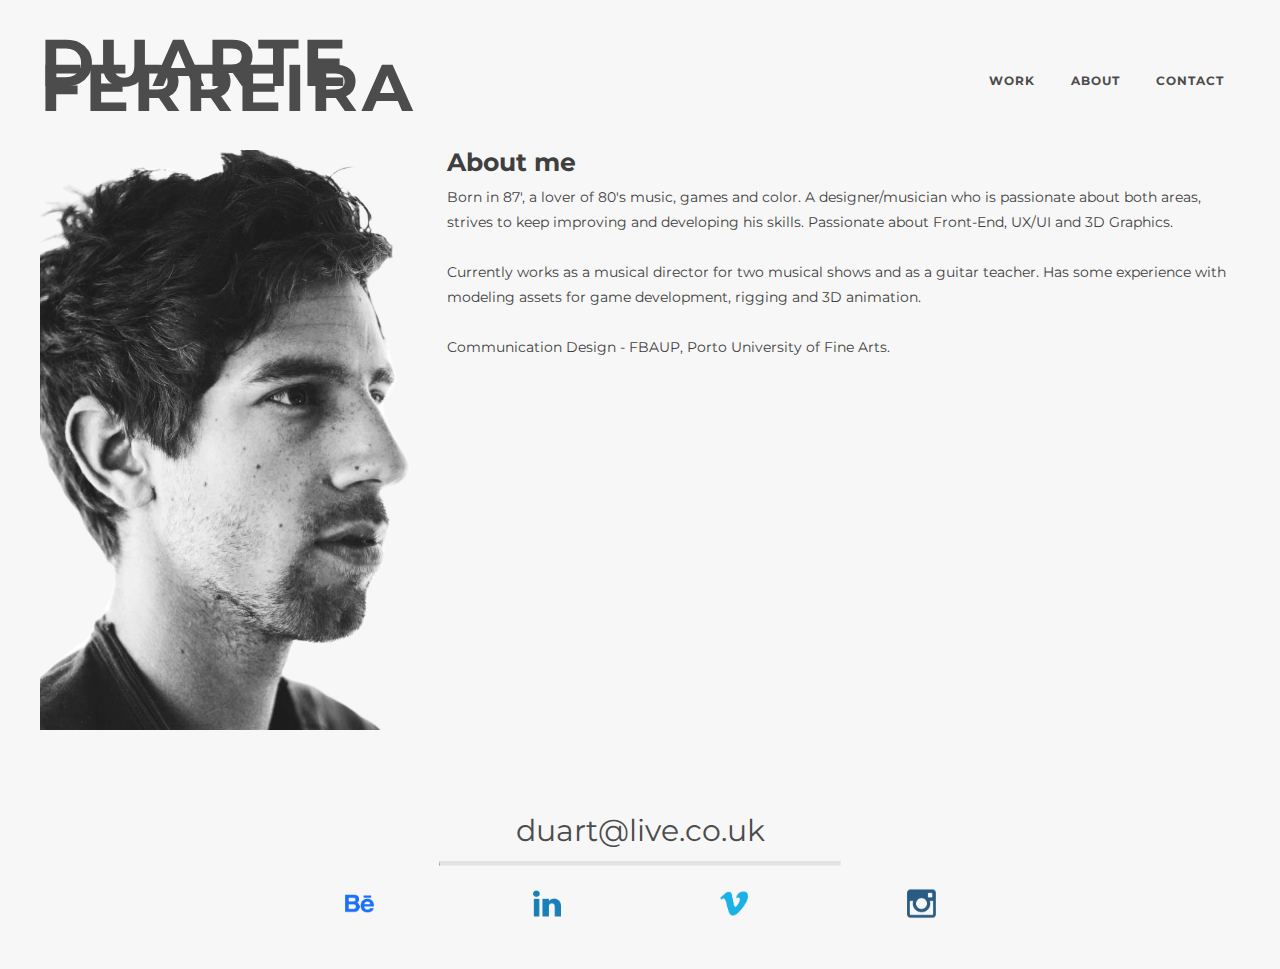
<file: about.html>
<!DOCTYPE html>
<html lang='en'>
<head>

<meta charset='utf-8'>
<title>Duarte</title>

<meta name='viewport' content='width=device-width, initial-scale=1, maximum-scale=1'>
<link rel='stylesheet' href='style.css'>

</head>
<body>

<!--////////////////////////////////////Header-->
<header>
	<div class='header'>
		<div class='row--no-gutter'>

			<div class='col col--7-of-12  col--s-12-of-12'>
			  <div class='box logo'>
					<a href="index.html"><h1>duarte ferreira</h1></a>
				</div>
		  </div>

				<div class='col col--5-of-12 col--ab '>
					<div class="hidelinks">
						<div class='box'>
							<ul>
								<li><a href='index.html'>Work</a></li>
								<li><a href='about.html'>About</a></li>
								<li><a href='contact.html'>Contact</a></li>
							</ul>
						</div>
					</div>
				</div>


			<div class="col col--12-of-12 burger">
					<a href="" id="toggle"><span></span></a>
					<div id="menu">
						<ul>
							<li><a href="index.html">Work</a></li>
							<li><a href="about.html">About</a></li>
							<li><a href="contact.html">Contact</a></li>
						</ul>
					</div>
			</div>
		</div>
	</div>
</header>




<!--////////////////////////////////////Main-->
<div class='gallery'>
	<div class='row'>

		<div class='col col--4-of-12'>
			<div class='box selfie'>
				<img src='images/face.jpg' alt="Photo of Duarte - The Designer" />
			</div>
		</div>

		<div class='col col--8-of-12'>
			<div class='box'>
				<h2>About me</h2>
				<p>Born in 87', a lover of 80's music, games and color. A designer/musician who is passionate about both areas, strives to keep improving and developing his skills. Passionate about Front-End, UX/UI and 3D Graphics.
				<br></br>
				Currently works as a musical director for two musical shows and as a guitar teacher. Has some experience with modeling assets for game development, rigging and 3D animation.
				<br></br>
				Communication Design - FBAUP, Porto University of Fine Arts.</p>
			</div>
		</div>
	</div>
</div>

<!--////////////////////////////////////Footer-->
<footer>
	<div class='footer'>
		<div class='row'>

			<div class='col col--12-of-12 col--centered'>
				<div class='mail'>duart@live.co.uk</div>
			</div>

			<div class='col col--12-of-12 col--centered'>
			<hr class='bar'>
			</div>

			<div class='col col--2-of-12'>
			</div>
			<div class='col col--8-of-12'>
				<div class='social'>
					<a href='https://www.behance.net/Duart' target='_blank'><img src='images/ico/beh.png' alt="behance icon" /></a>
					<a href='https://www.linkedin.com/in/duartf' target='_blank'><img src='images/ico/linkd.png' alt="linkedin icon" /></a>
					<a href='https://vimeo.com/duart' target='_blank'><img src='images/ico/vim.png' alt="vimeo icon" /></a>
					<a href='https://www.instagram.com/duart3000/' target='_blank'><img src='images/ico/insta.png' alt="instagram icon" /></a>
				</div>
			</div>
			<div class='col col--2-of-12'>
			</div>
		</div>
	</div>
</footer>

<script src='js/jquery.1.11.3.js'></script>
<script src='js/main.js'></script>
</body>
</html>
</file>
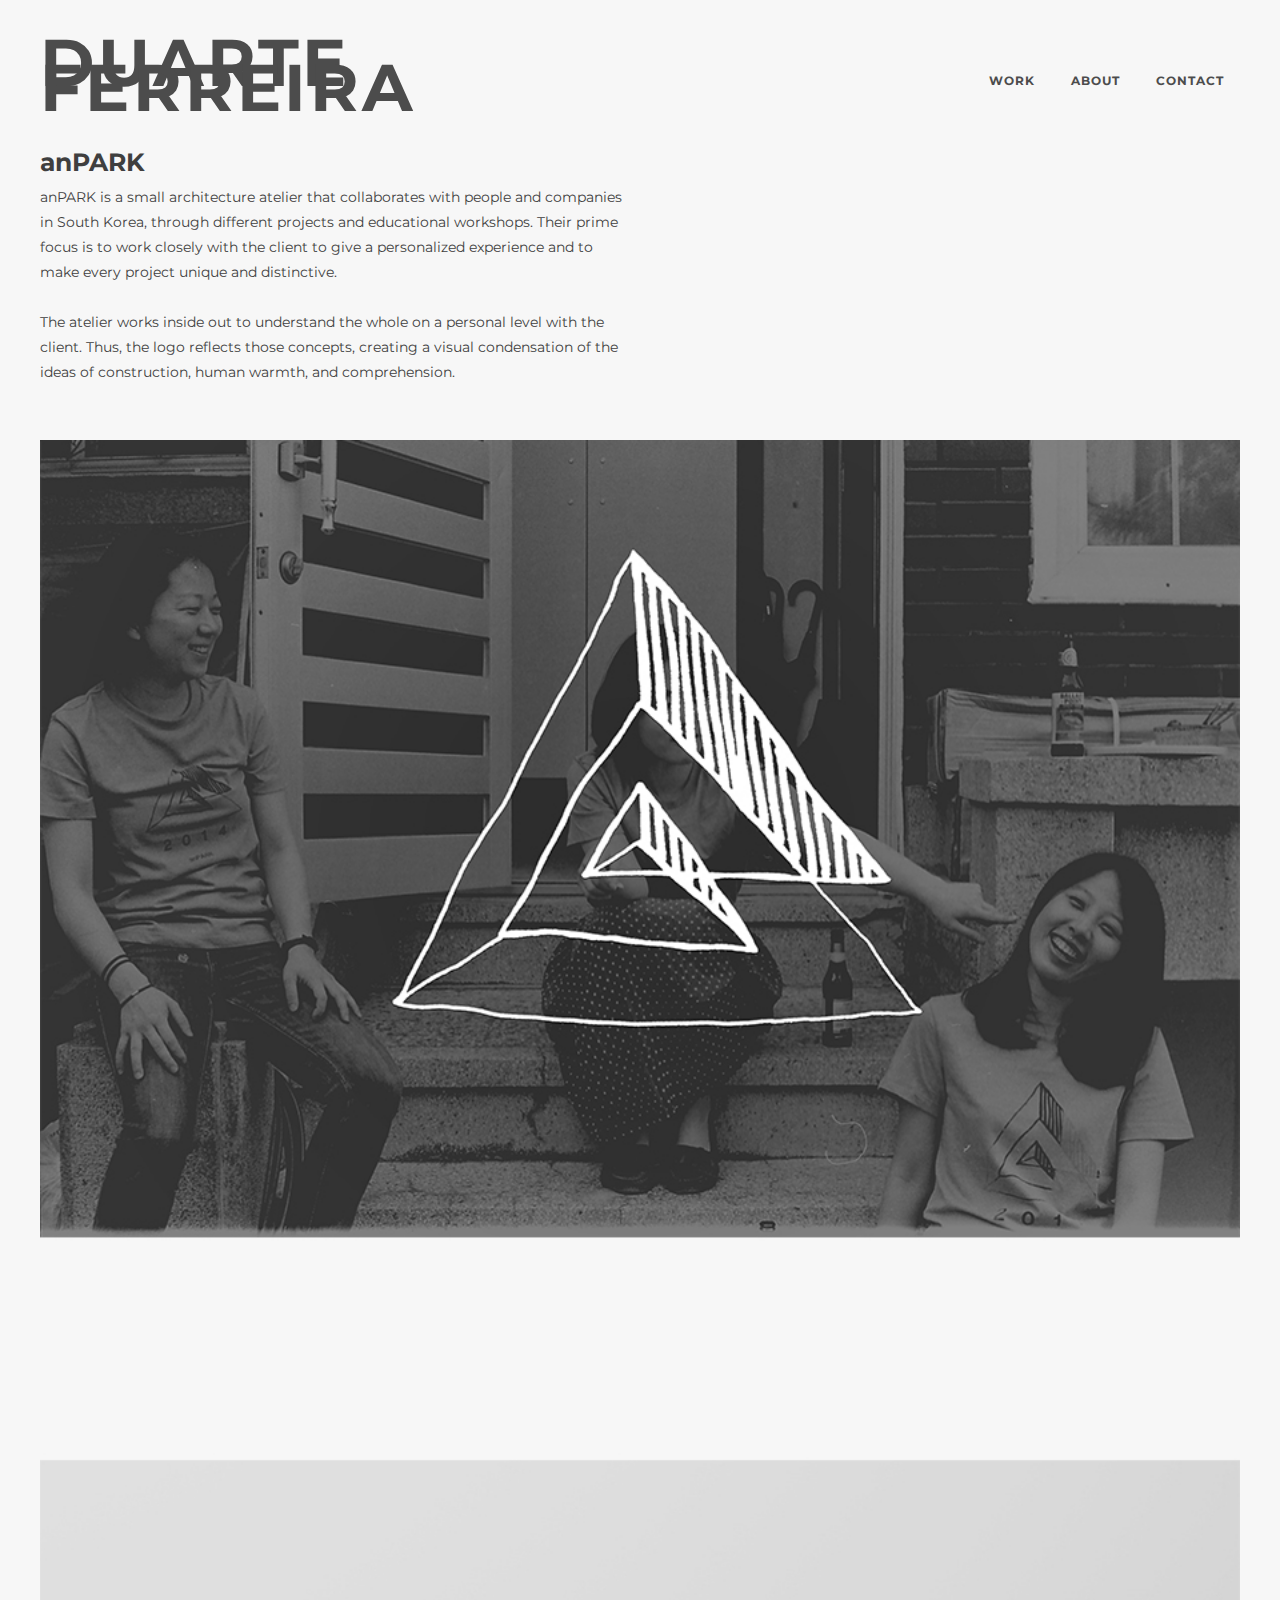
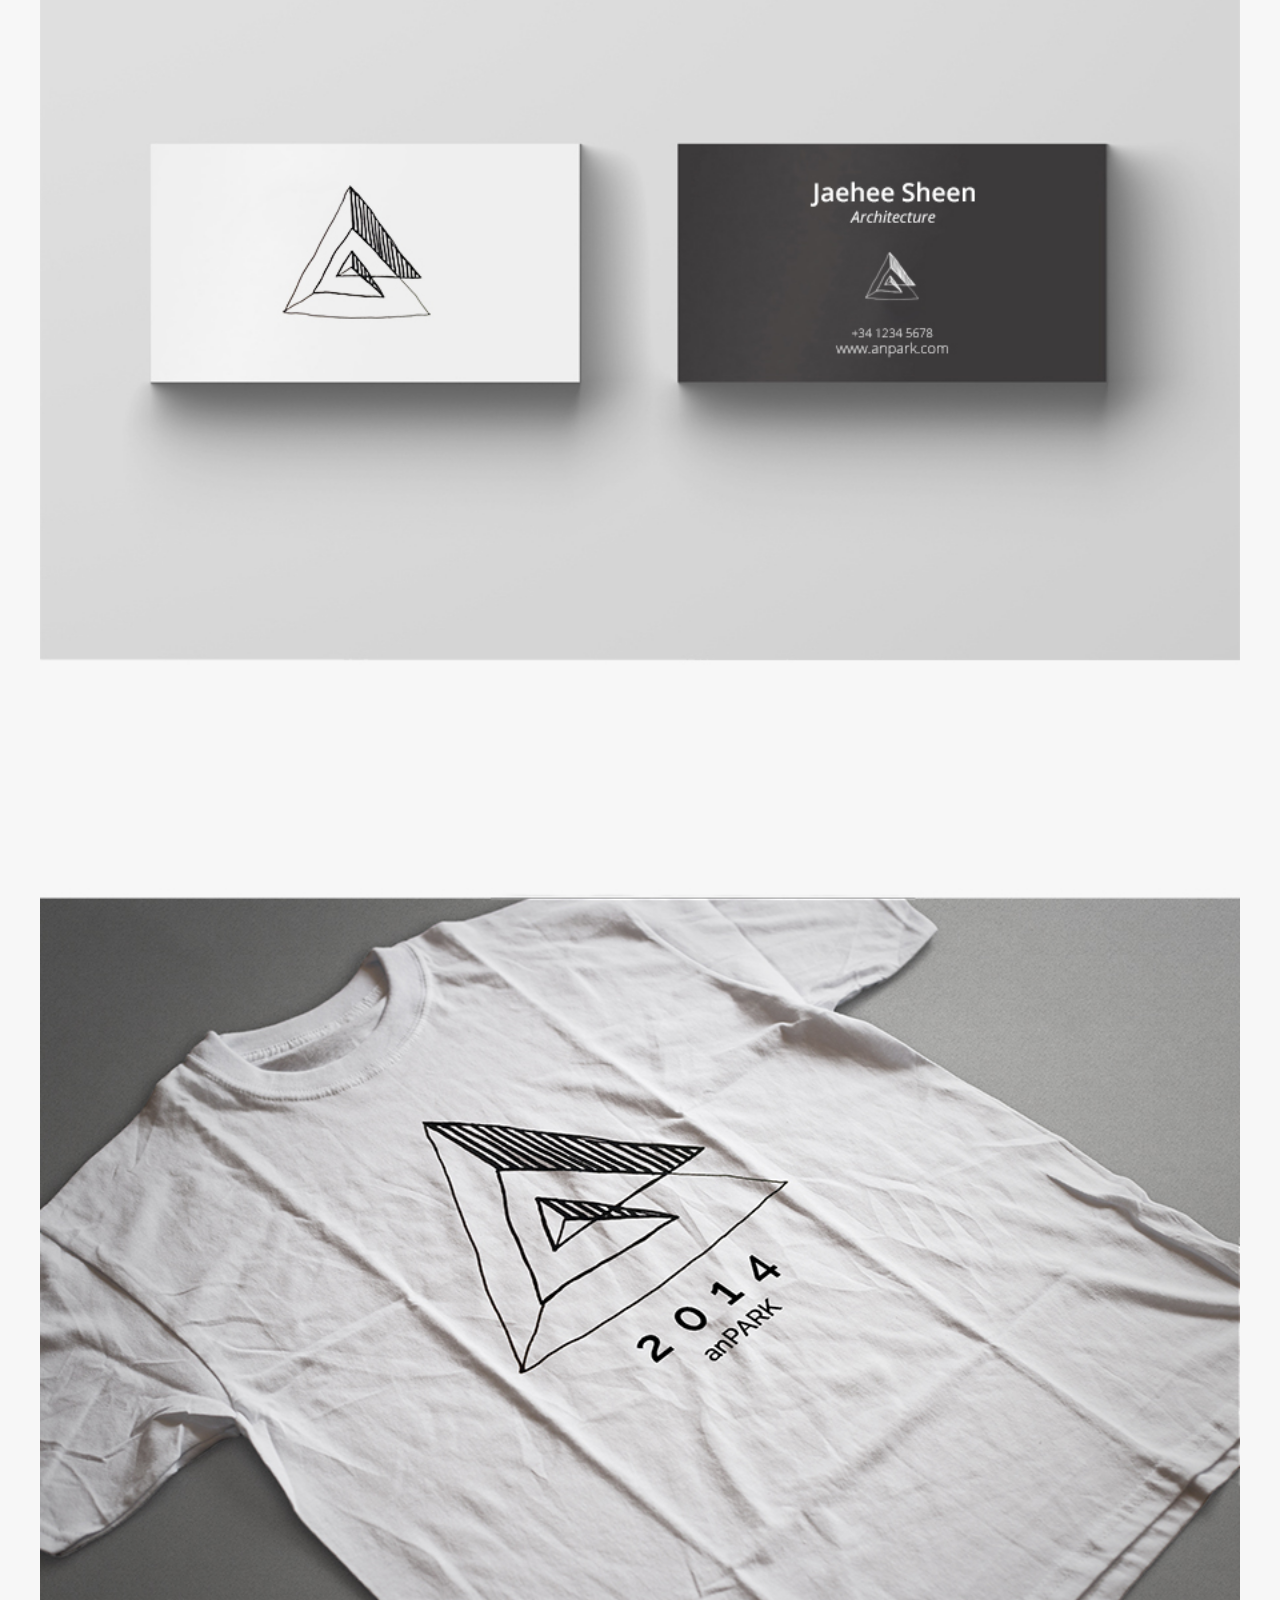
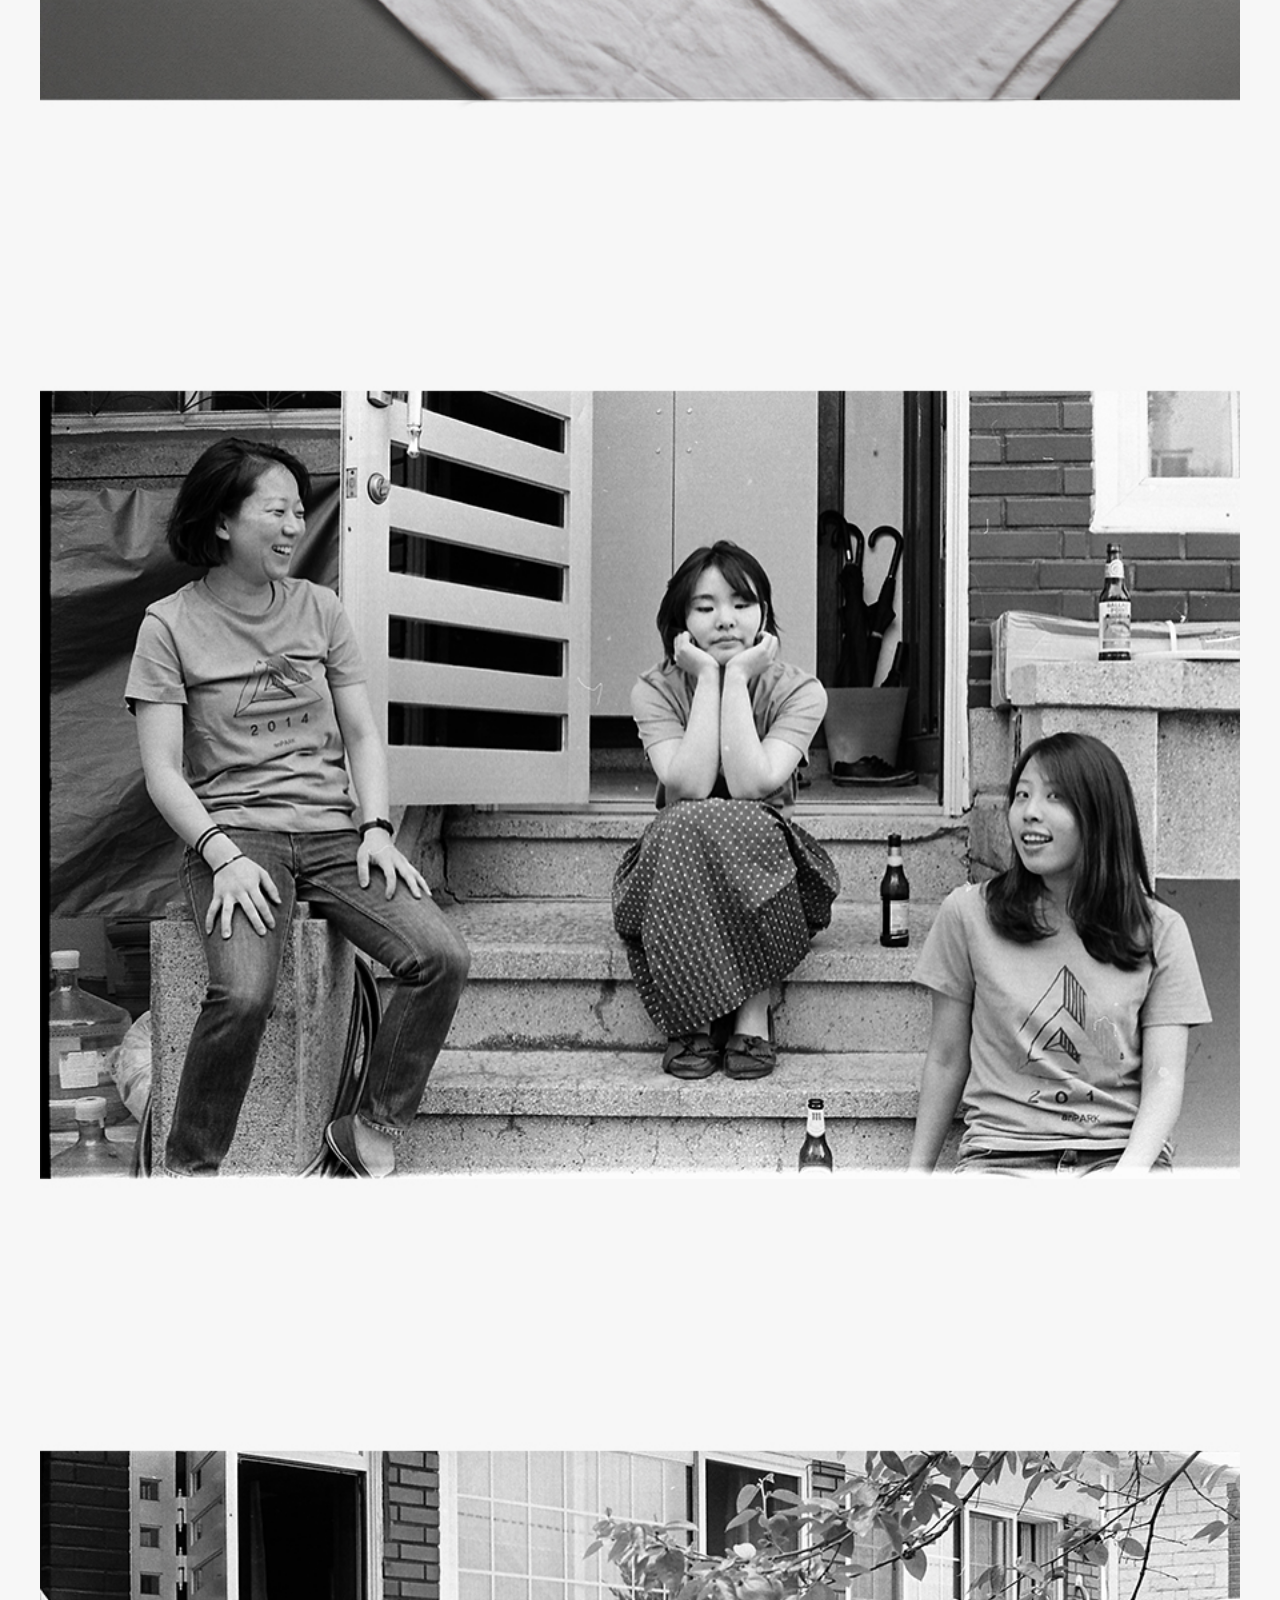
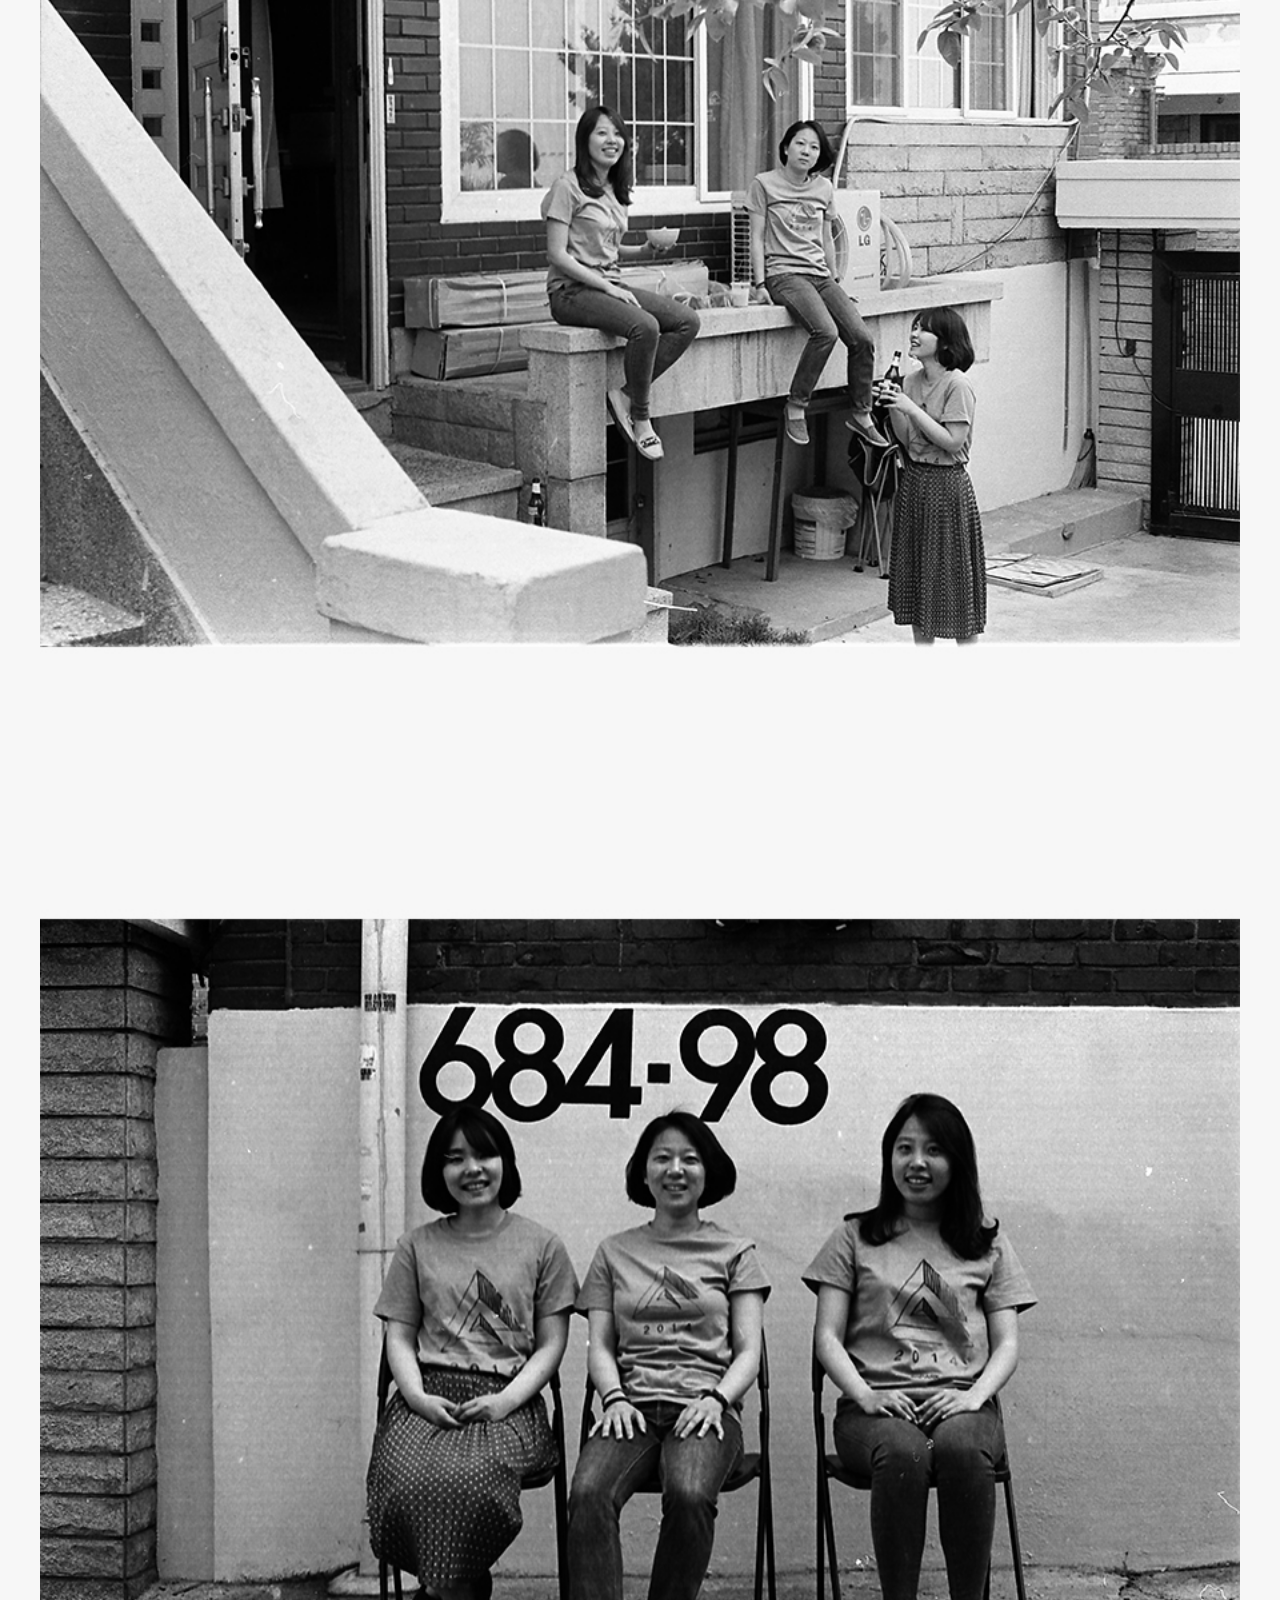
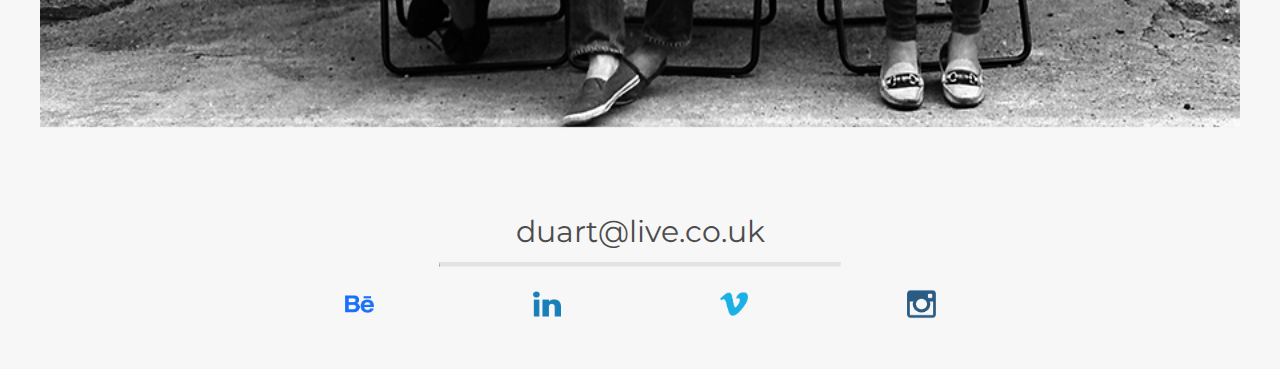
<file: anpark.html>
<!DOCTYPE html>
<html lang='en'>
<head>

<meta charset='utf-8'>
<title>Duarte</title>

<meta name='viewport' content='width=device-width, initial-scale=1, maximum-scale=1'>
<link rel='stylesheet' href='style.css'>

</head>
<body>

<!--////////////////////////////////////Header-->
<header>
	<div class='header'>
		<div class='row--no-gutter'>

			<div class='col col--7-of-12  col--s-12-of-12'>
			  <div class='box logo'>
					<a href="index.html"><h1>duarte ferreira</h1></a>
				</div>
		  </div>

				<div class='col col--5-of-12 col--ab '>
					<div class="hidelinks">
						<div class='box'>
							<ul>
								<li><a href='index.html'>Work</a></li>
								<li><a href='about.html'>About</a></li>
								<li><a href='contact.html'>Contact</a></li>
							</ul>
						</div>
					</div>
				</div>


			<div class="col col--12-of-12">
				<div class="burger">
					<a href="" id="toggle"><span></span></a>
					<div id="menu">
						<ul>
							<li><a href="index.html">Work</a></li>
							<li><a href="about.html">About</a></li>
							<li><a href="contact.html">Contact</a></li>
						</ul>
					</div>
				</div>
			</div>
		</div>
	</div>
</header>


<!--////////////////////////////////////Gallery-->
<div class='gallery'>
	<div class='row'>
		<div class='col col--6-of-12'>
			<div class='box test2'>
				<h2>anPARK</h2>
				<p>
					anPARK is a small architecture atelier that collaborates with people and companies in South Korea, through different projects and educational workshops. Their prime focus is to work closely with the client  to give a personalized experience and to make every project unique and distinctive.
					</br></br>
					The atelier works inside out to understand the whole on a personal level with the client. Thus, the logo reflects those concepts, creating a visual condensation of the ideas of construction, human warmth, and comprehension.
					</br></br>
				</p>
			</div>
		</div>
	</div>

	<div class='row test2'>
		<div class='col col--12-of-12'>
			<img src='images/anpark/3.jpg' alt="Photos of Anpark Project with tshirts and girls" />
		</div>
	</div>
</div>


<!--////////////////////////////////////Footer-->
<footer>
	<div class='footer'>
		<div class='row'>

			<div class='col col--12-of-12 col--centered'>
				<div class='mail'>duart@live.co.uk</div>
			</div>

			<div class='col col--12-of-12 col--centered'>
			<hr class='bar'>
			</div>

			<div class='col col--2-of-12'>
			</div>
			<div class='col col--8-of-12'>
				<div class='social'>
					<a href='https://www.behance.net/Duart' target='_blank'><img src='images/ico/beh.png' alt="behance icon" /></a>
					<a href='https://www.linkedin.com/in/duartf' target='_blank'><img src='images/ico/linkd.png' alt="linkedin icon" /></a>
					<a href='https://vimeo.com/duart' target='_blank'><img src='images/ico/vim.png' alt="vimeo icon" /></a>
					<a href='https://www.instagram.com/duart3000/' target='_blank'><img src='images/ico/insta.png' alt="instagram icon" /></a>
				</div>
			</div>
			<div class='col col--2-of-12'>
			</div>
		</div>
	</div>
</footer>

<script src='js/jquery.1.11.3.js'></script>
<script src='js/main.js'></script>
</body>
</html>
</file>
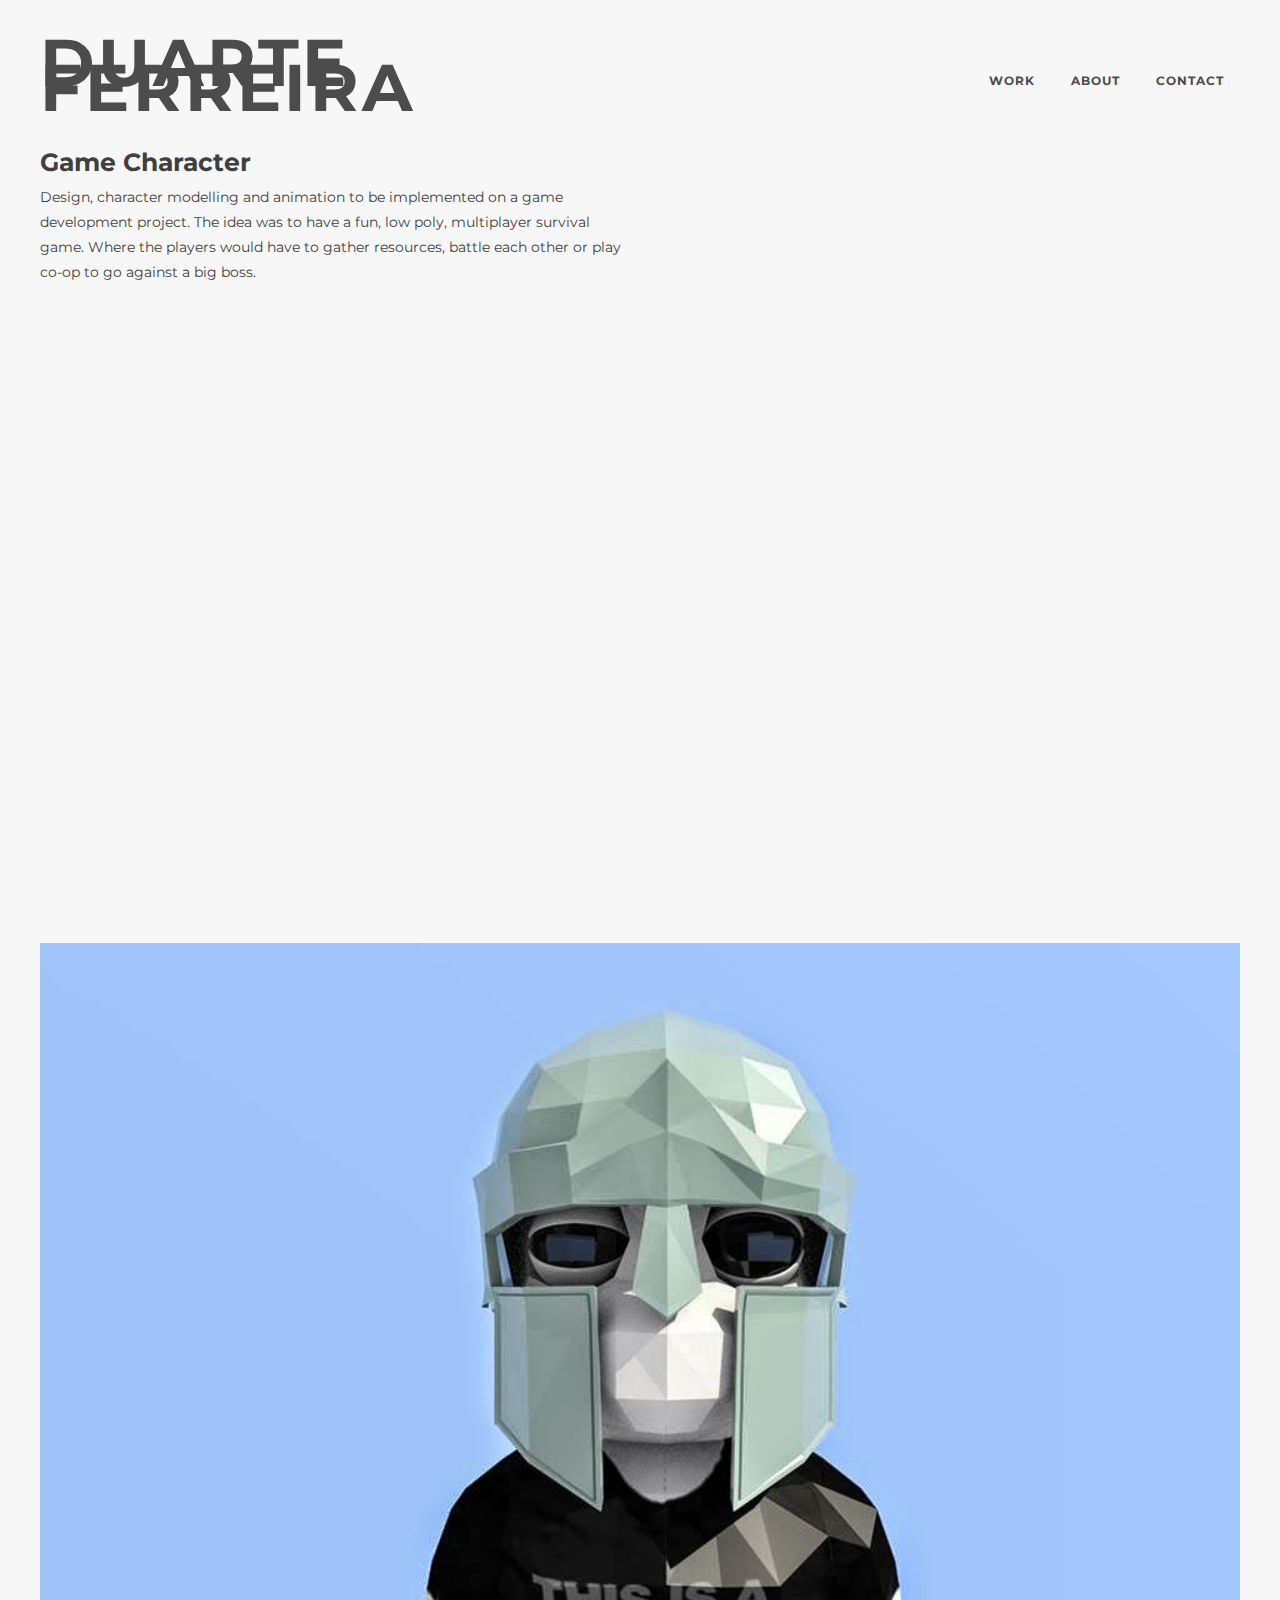
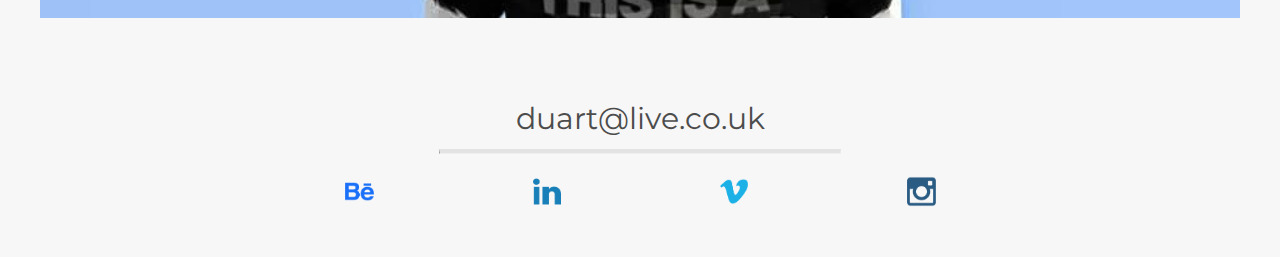
<file: boneco.html>
<!DOCTYPE html>
<html lang='en'>
<head>

<meta charset='utf-8'>
<title>Duarte</title>

<meta name='viewport' content='width=device-width, initial-scale=1, maximum-scale=1'>
<link rel='stylesheet' href='style.css'>

</head>
<body>

<!--////////////////////////////////////Header-->
<header>
	<div class='header'>
		<div class='row--no-gutter'>

			<div class='col col--7-of-12  col--s-12-of-12'>
			  <div class='box logo'>
					<a href="index.html"><h1>duarte ferreira</h1></a>
				</div>
		  </div>

				<div class='col col--5-of-12 col--ab '>
					<div class="hidelinks">
						<div class='box'>
							<ul>
								<li><a href='index.html'>Work</a></li>
								<li><a href='about.html'>About</a></li>
								<li><a href='contact.html'>Contact</a></li>
							</ul>
						</div>
					</div>
				</div>


			<div class="col col--12-of-12">
				<div class="burger">
					<a href="" id="toggle"><span></span></a>
					<div id="menu">
						<ul>
							<li><a href="index.html">Work</a></li>
							<li><a href="about.html">About</a></li>
							<li><a href="contact.html">Contact</a></li>
						</ul>
					</div>
				</div>
			</div>
		</div>
	</div>
</header>


<!--////////////////////////////////////Gallery-->
<div class='gallery'>
	<div class='row'>
		<div class='col col--6-of-12'>
			<div class='box test2'>
				<h2>Game Character</h2>
				<p>
					Design, character modelling and animation to be implemented on a game development project. The idea was to have a fun, low poly, multiplayer survival game. Where the players would have to gather resources, battle each other or play co-op to go against a big boss. 
				</p>
			</div>
		</div>
	</div>

	<div class='row test2'>
		<div class='col col--12-of-12'>
			<iframe src="https://player.vimeo.com/video/100145607?byline=0&portrait=0" width="1200" height="600" frameborder="0" webkitallowfullscreen mozallowfullscreen allowfullscreen></iframe>	
			<img src='images/game/1.jpg' alt="Image of the Character looking silly" />
		</div>
	</div>
</div>


<!--////////////////////////////////////Footer-->
<footer>
	<div class='footer'>
		<div class='row'>

			<div class='col col--12-of-12 col--centered'>
				<div class='mail'>duart@live.co.uk</div>
			</div>

			<div class='col col--12-of-12 col--centered'>
			<hr class='bar'>
			</div>

			<div class='col col--2-of-12'>
			</div>
			<div class='col col--8-of-12'>
				<div class='social'>
					<a href='https://www.behance.net/Duart' target='_blank'><img src='images/ico/beh.png' alt="behance icon" /></a>
					<a href='https://www.linkedin.com/in/duartf' target='_blank'><img src='images/ico/linkd.png' alt="linkedin icon" /></a>
					<a href='https://vimeo.com/duart' target='_blank'><img src='images/ico/vim.png' alt="vimeo icon" /></a>
					<a href='https://www.instagram.com/duart3000/' target='_blank'><img src='images/ico/insta.png' alt="instagram icon" /></a>
				</div>
			</div>
			<div class='col col--2-of-12'>
			</div>
		</div>
	</div>
</footer>

<script src='js/jquery.1.11.3.js'></script>
<script src='js/main.js'></script>
</body>
</html>
</file>
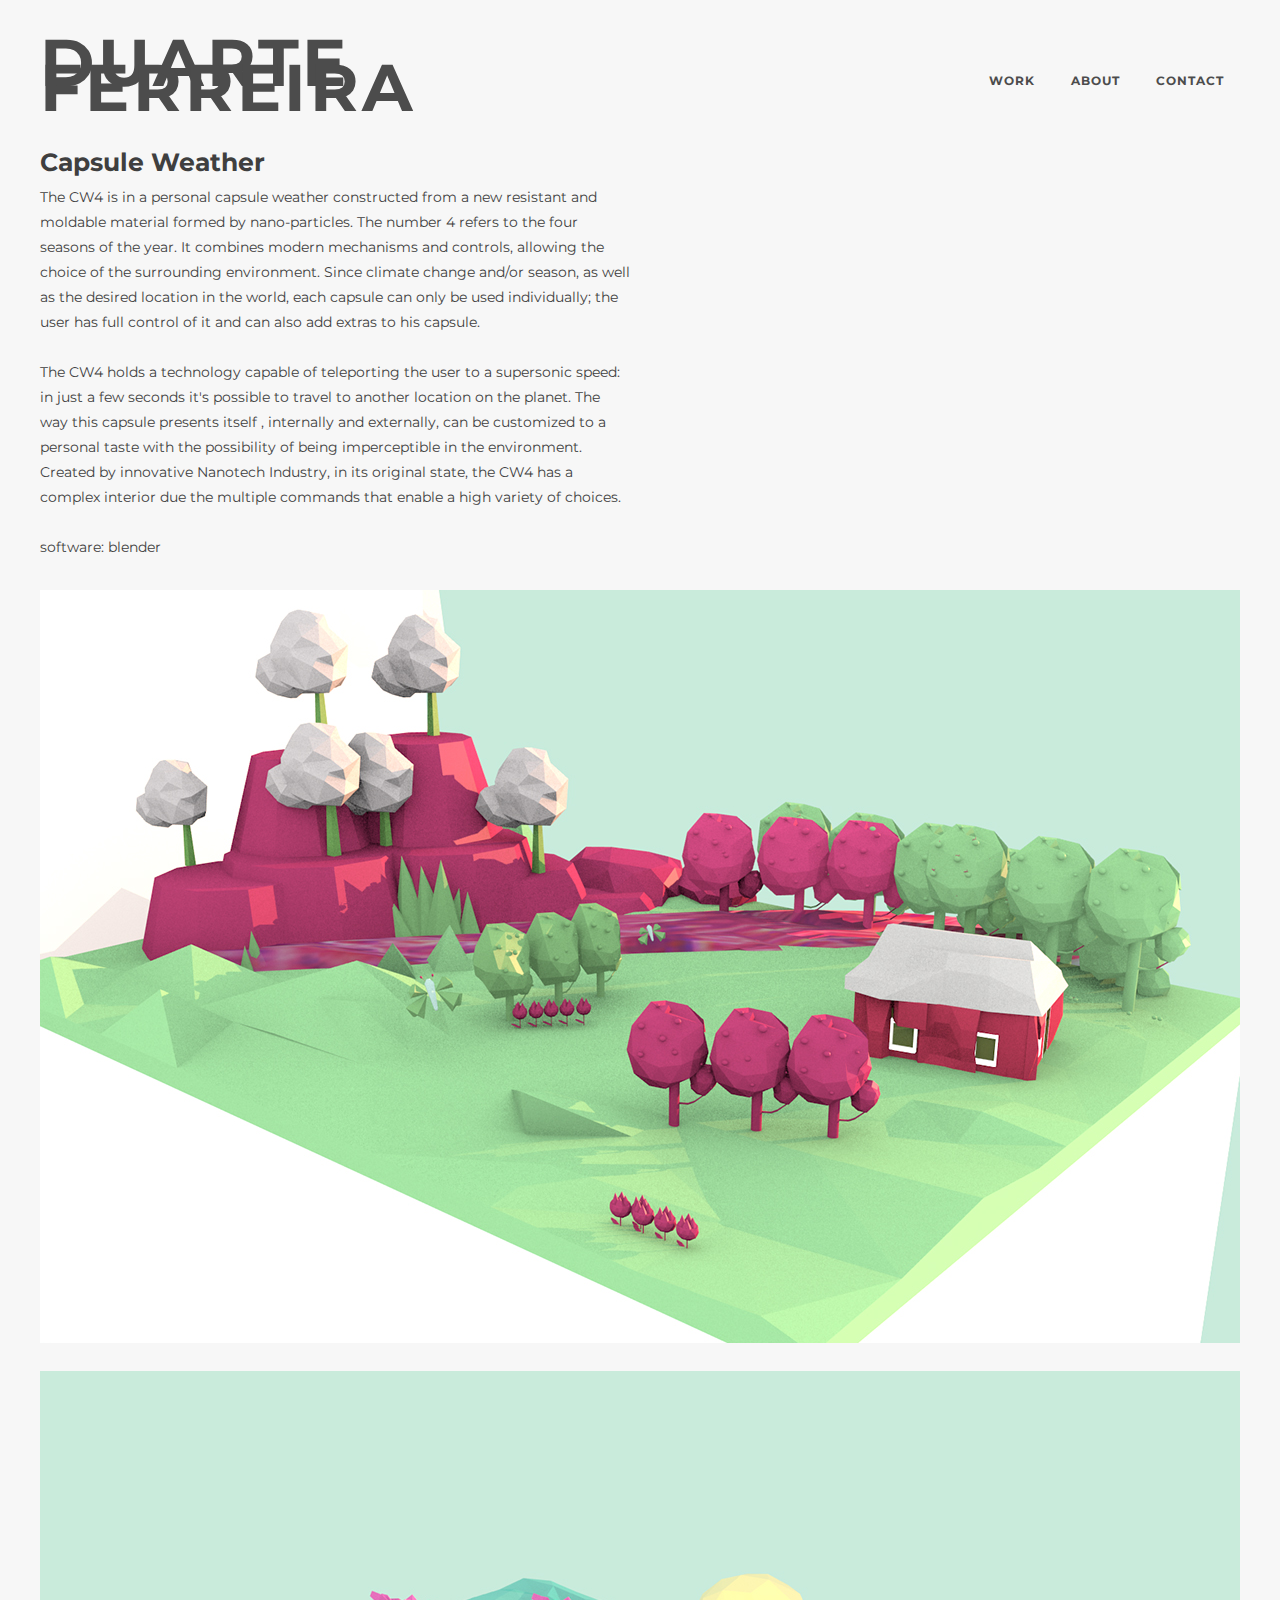
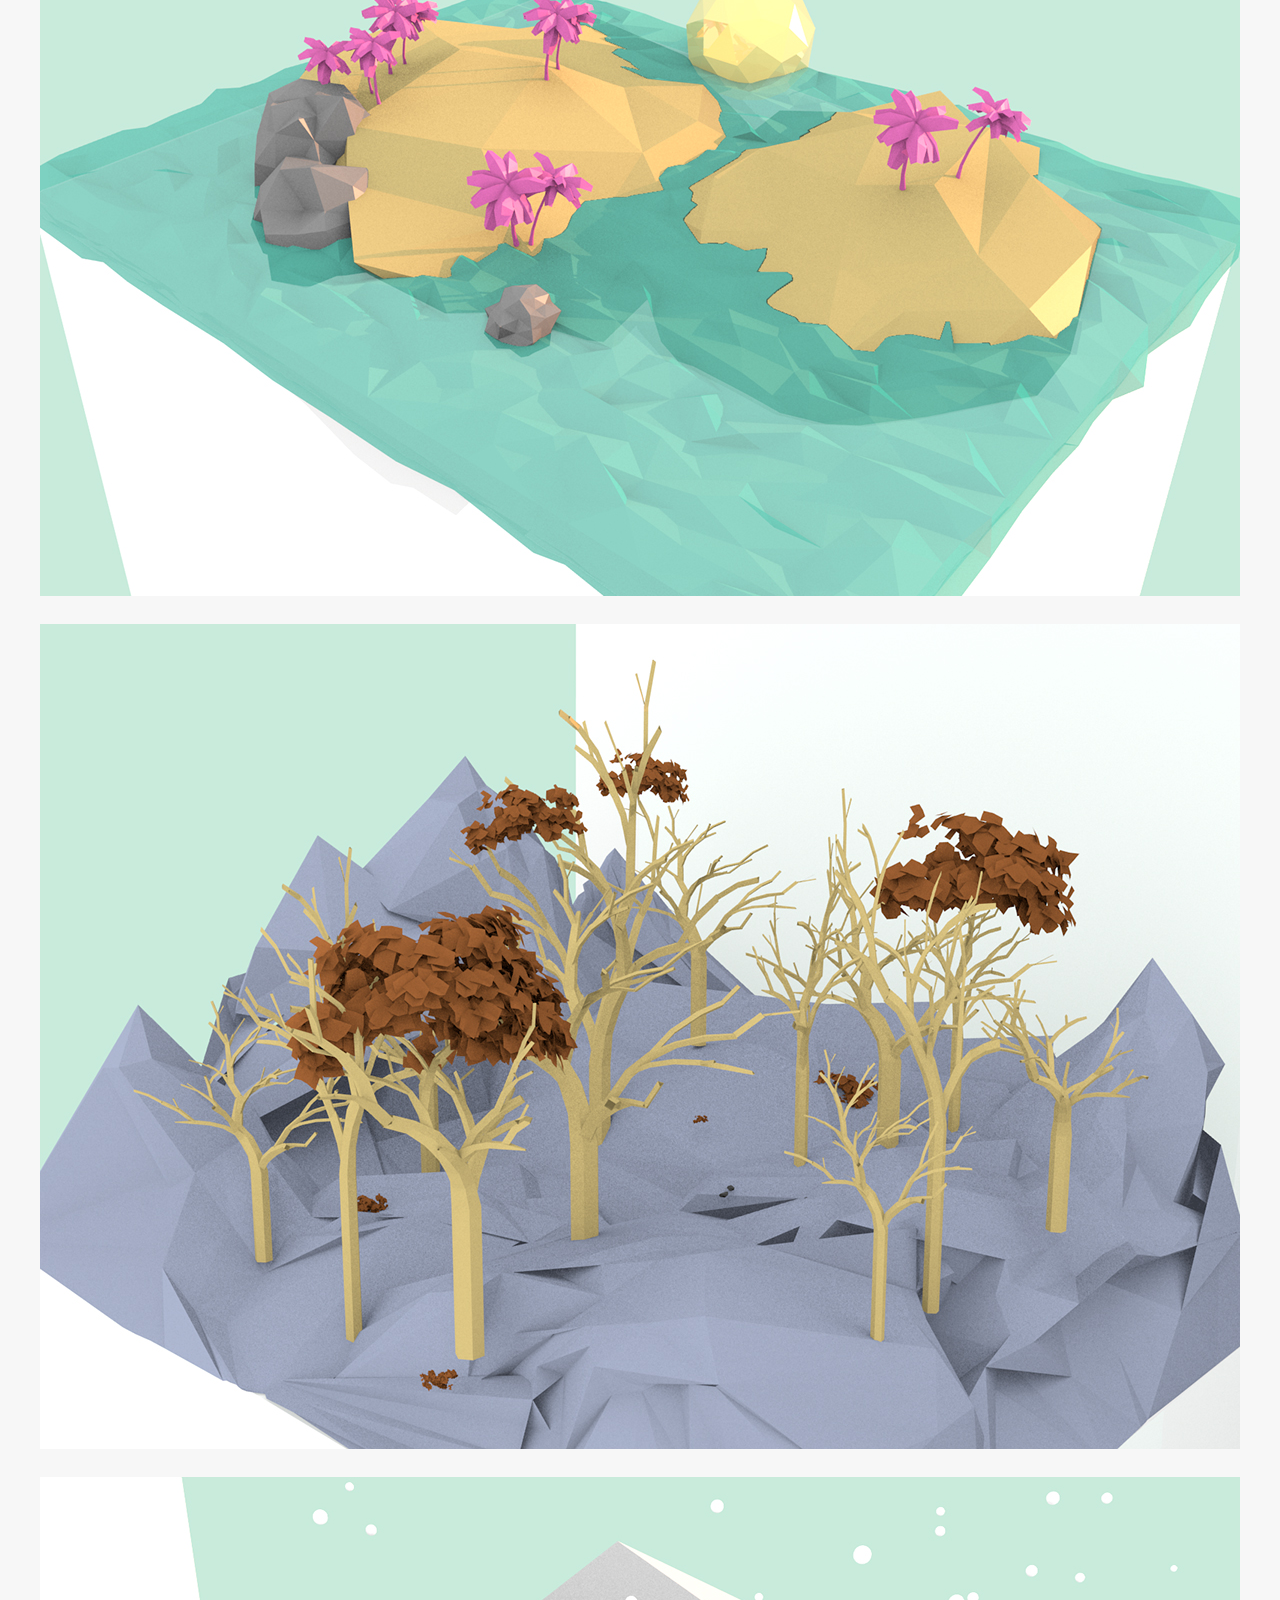
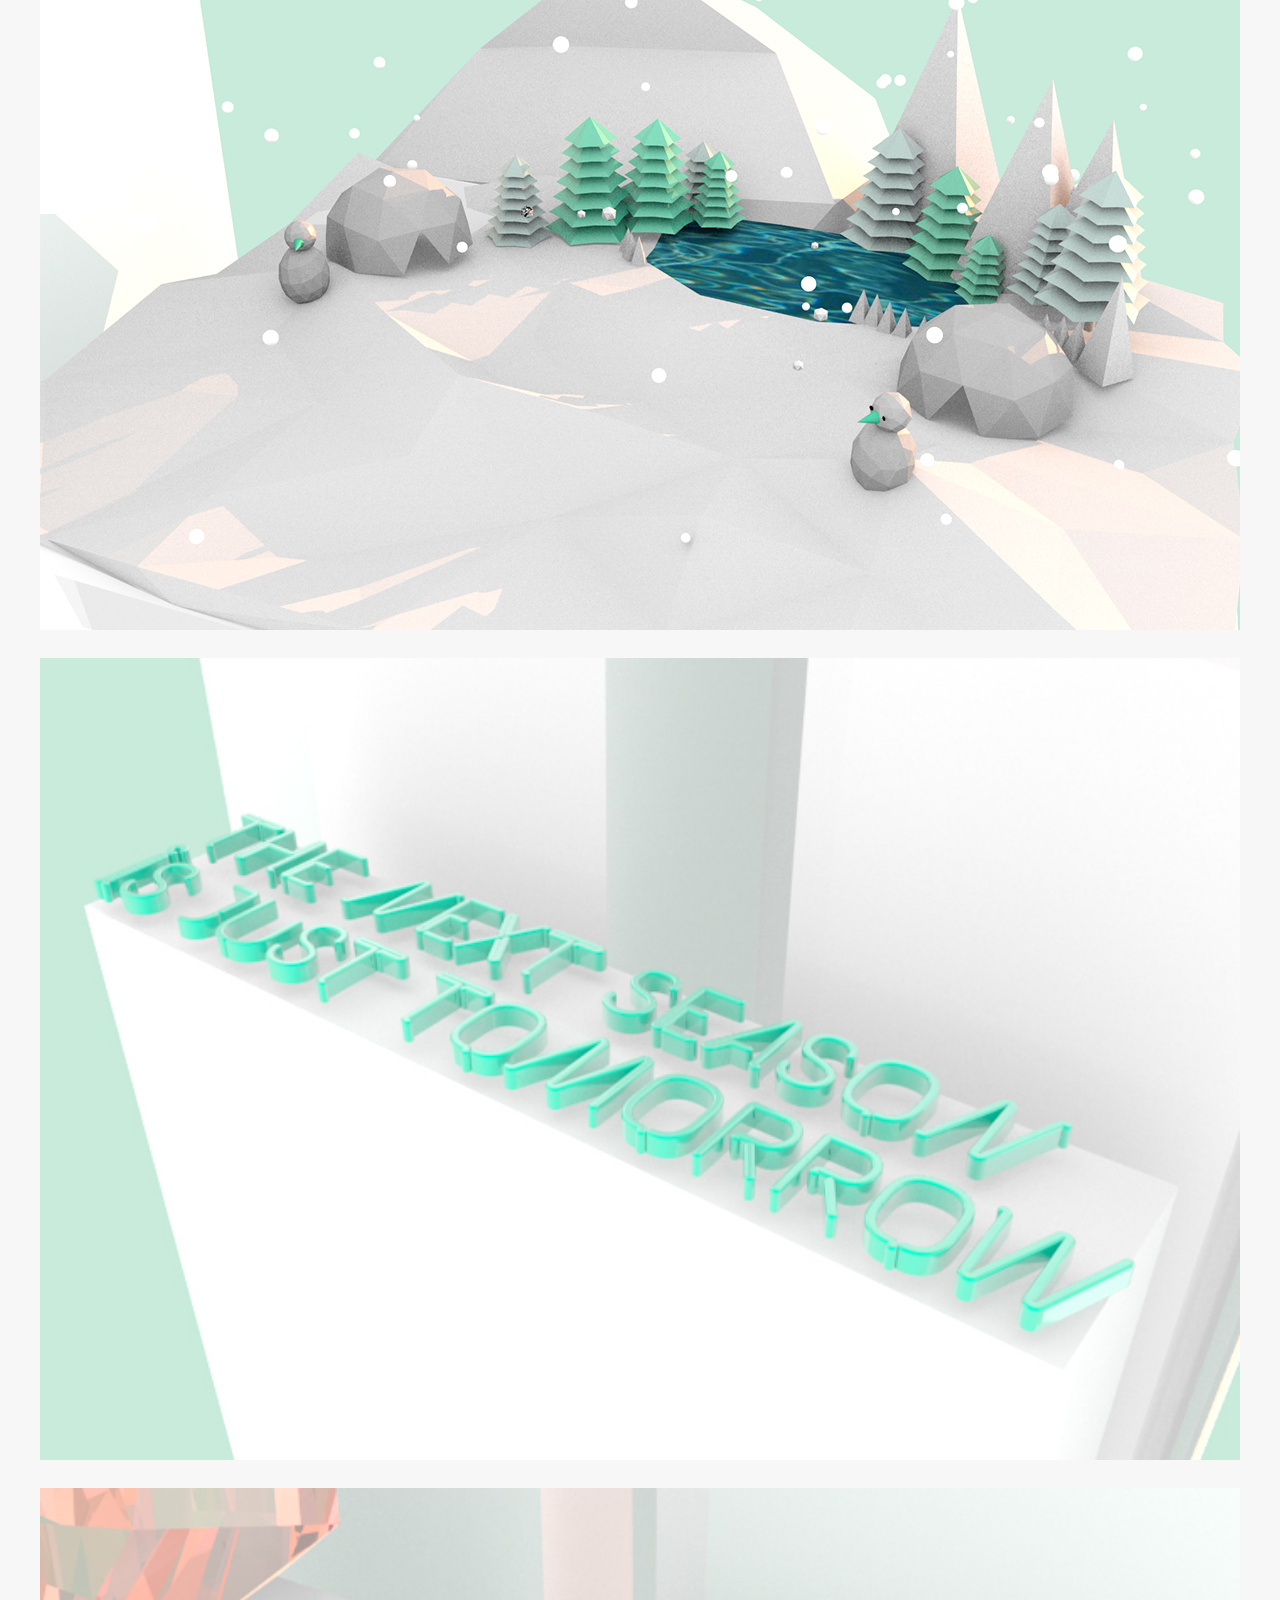
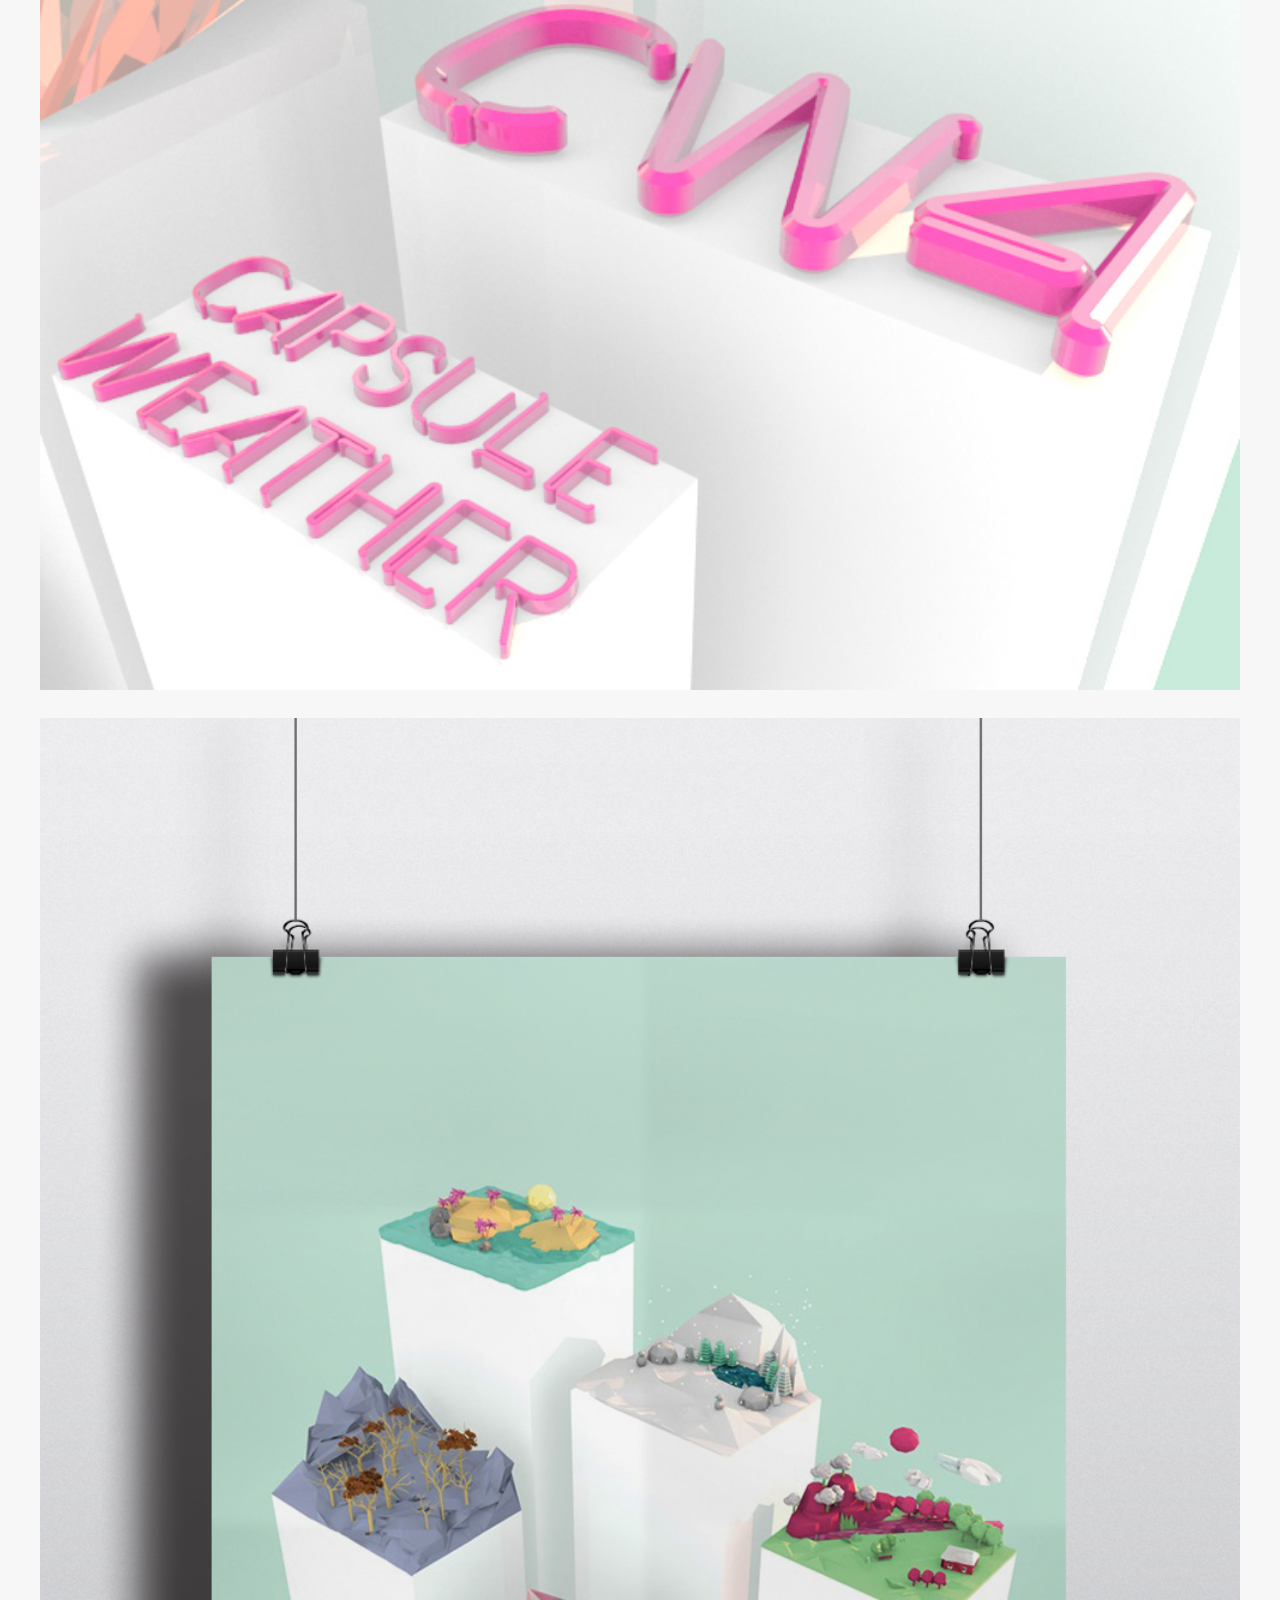
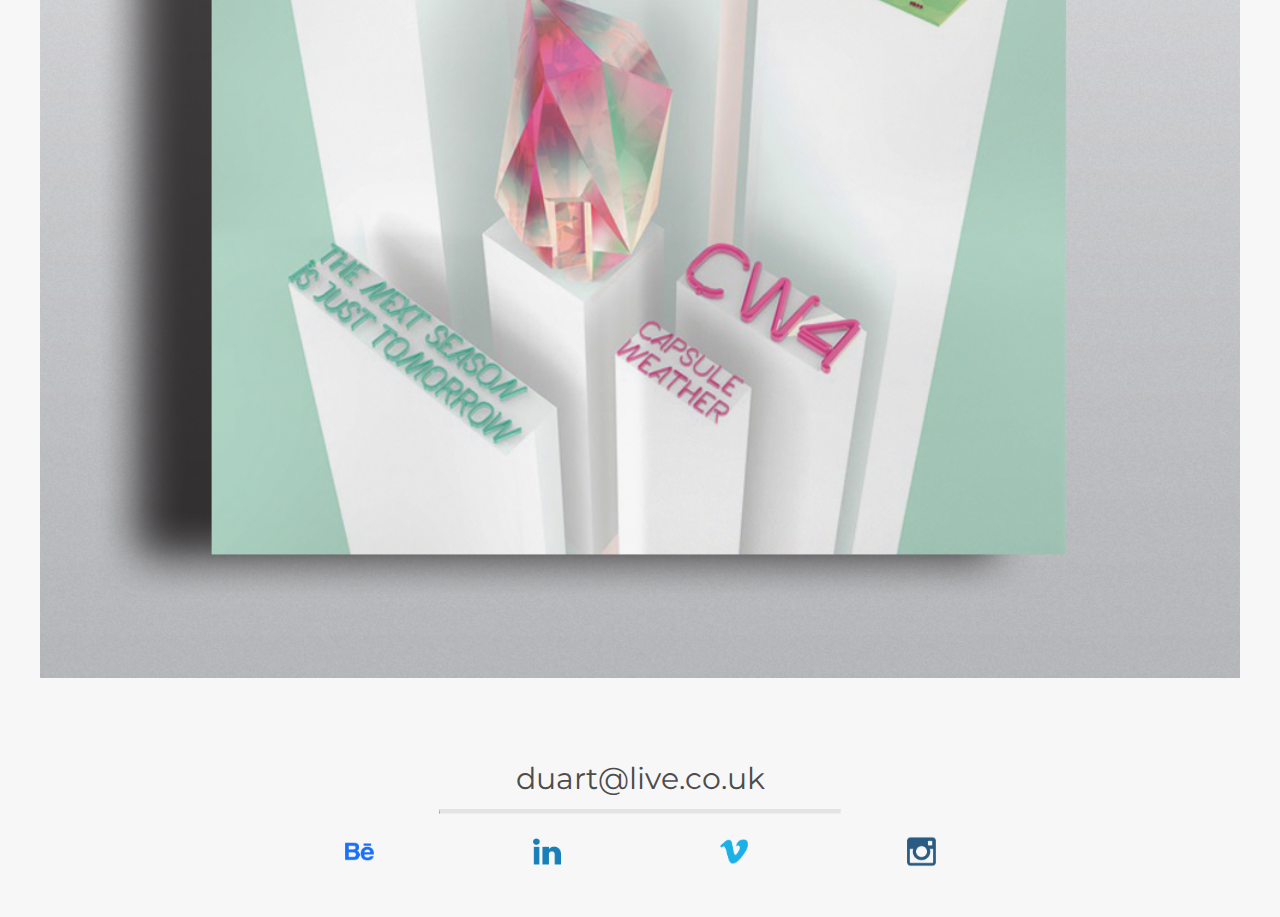
<file: capsule.html>
<!DOCTYPE html>
<html lang='en'>
<head>

<meta charset='utf-8'>
<title>Duarte</title>

<meta name='viewport' content='width=device-width, initial-scale=1, maximum-scale=1'>
<link rel='stylesheet' href='style.css'>

</head>
<body>

<!--////////////////////////////////////Header-->
<header>
	<div class='header'>
		<div class='row--no-gutter'>

			<div class='col col--7-of-12  col--s-12-of-12'>
			  <div class='box logo'>
					<a href="index.html"><h1>duarte ferreira</h1></a>
				</div>
		  </div>

				<div class='col col--5-of-12 col--ab '>
					<div class="hidelinks">
						<div class='box'>
							<ul>
								<li><a href='index.html'>Work</a></li>
								<li><a href='about.html'>About</a></li>
								<li><a href='contact.html'>Contact</a></li>
							</ul>
						</div>
					</div>
				</div>


			<div class="col col--12-of-12">
				<div class="burger">
					<a href="" id="toggle"><span></span></a>
					<div id="menu">
						<ul>
							<li><a href="index.html">Work</a></li>
							<li><a href="about.html">About</a></li>
							<li><a href="contact.html">Contact</a></li>
						</ul>
					</div>
				</div>
			</div>
		</div>
	</div>
</header>


<!--////////////////////////////////////Gallery-->
<div class='gallery'>
	<div class='row'>
		<div class='col col--6-of-12'>
			<div class='box test2'>
				<h2>Capsule Weather</h2>
				<p>
					The CW4 is in a personal capsule weather constructed from a new resistant and moldable material formed by nano-particles. The number 4 refers to the four seasons of the year.
					It combines modern mechanisms and controls, allowing the choice of the surrounding environment.
					Since climate change and/or season, as well as the desired location in the world, each capsule can only be used individually; the user has full control of it and can also add extras to his capsule.
					</br></br>
					The CW4 holds a technology capable of teleporting the user to a supersonic speed: in just a few seconds it's possible to travel to another location on the planet. The way this capsule presents itself , internally and externally, can be customized to a personal taste with the possibility of being imperceptible in the environment.
					Created by innovative Nanotech Industry, in its original state, the CW4 has a complex interior due
					the multiple commands that enable a high variety of choices.
					</br></br>
					software: blender
				</p>
			</div>
		</div>
	</div>

	<div class='row test2'>
		<div class='col col--12-of-12'>
			<img src='images/capsule/proj1.jpg' alt="Photo of Spring Part" />
			<img src='images/capsule/proj2.jpg' alt="Photo of Summer Part" />
			<img src='images/capsule/proj3.jpg' alt="Photo of Autumn Part" />
			<img src='images/capsule/proj4.jpg' alt="Photo of Winter Part" />
			<img src='images/capsule/proj5.jpg' alt="Photo of the next season is just tommorrow Part" />
			<img src='images/capsule/proj6.jpg' alt="Photo of cw4 Part" />
			<img src='images/capsule/proj7.jpg' alt="Photo of Poster of the Project" />
		</div>
	</div>
</div>


<!--////////////////////////////////////Footer-->
<footer>
	<div class='footer'>
		<div class='row'>

			<div class='col col--12-of-12 col--centered'>
				<div class='mail'>duart@live.co.uk</div>
			</div>

			<div class='col col--12-of-12 col--centered'>
			<hr class='bar'>
			</div>

			<div class='col col--2-of-12'>
			</div>
			<div class='col col--8-of-12'>
				<div class='social'>
					<a href='https://www.behance.net/Duart' target='_blank'><img src='images/ico/beh.png' alt="behance icon" /></a>
					<a href='https://www.linkedin.com/in/duartf' target='_blank'><img src='images/ico/linkd.png' alt="linkedin icon" /></a>
					<a href='https://vimeo.com/duart' target='_blank'><img src='images/ico/vim.png' alt="vimeo icon" /></a>
					<a href='https://www.instagram.com/duart3000/' target='_blank'><img src='images/ico/insta.png' alt="instagram icon" /></a>
				</div>
			</div>
			<div class='col col--2-of-12'>
			</div>
		</div>
	</div>
</footer>

<script src='js/jquery.1.11.3.js'></script>
<script src='js/main.js'></script>
</body>
</html>
</file>
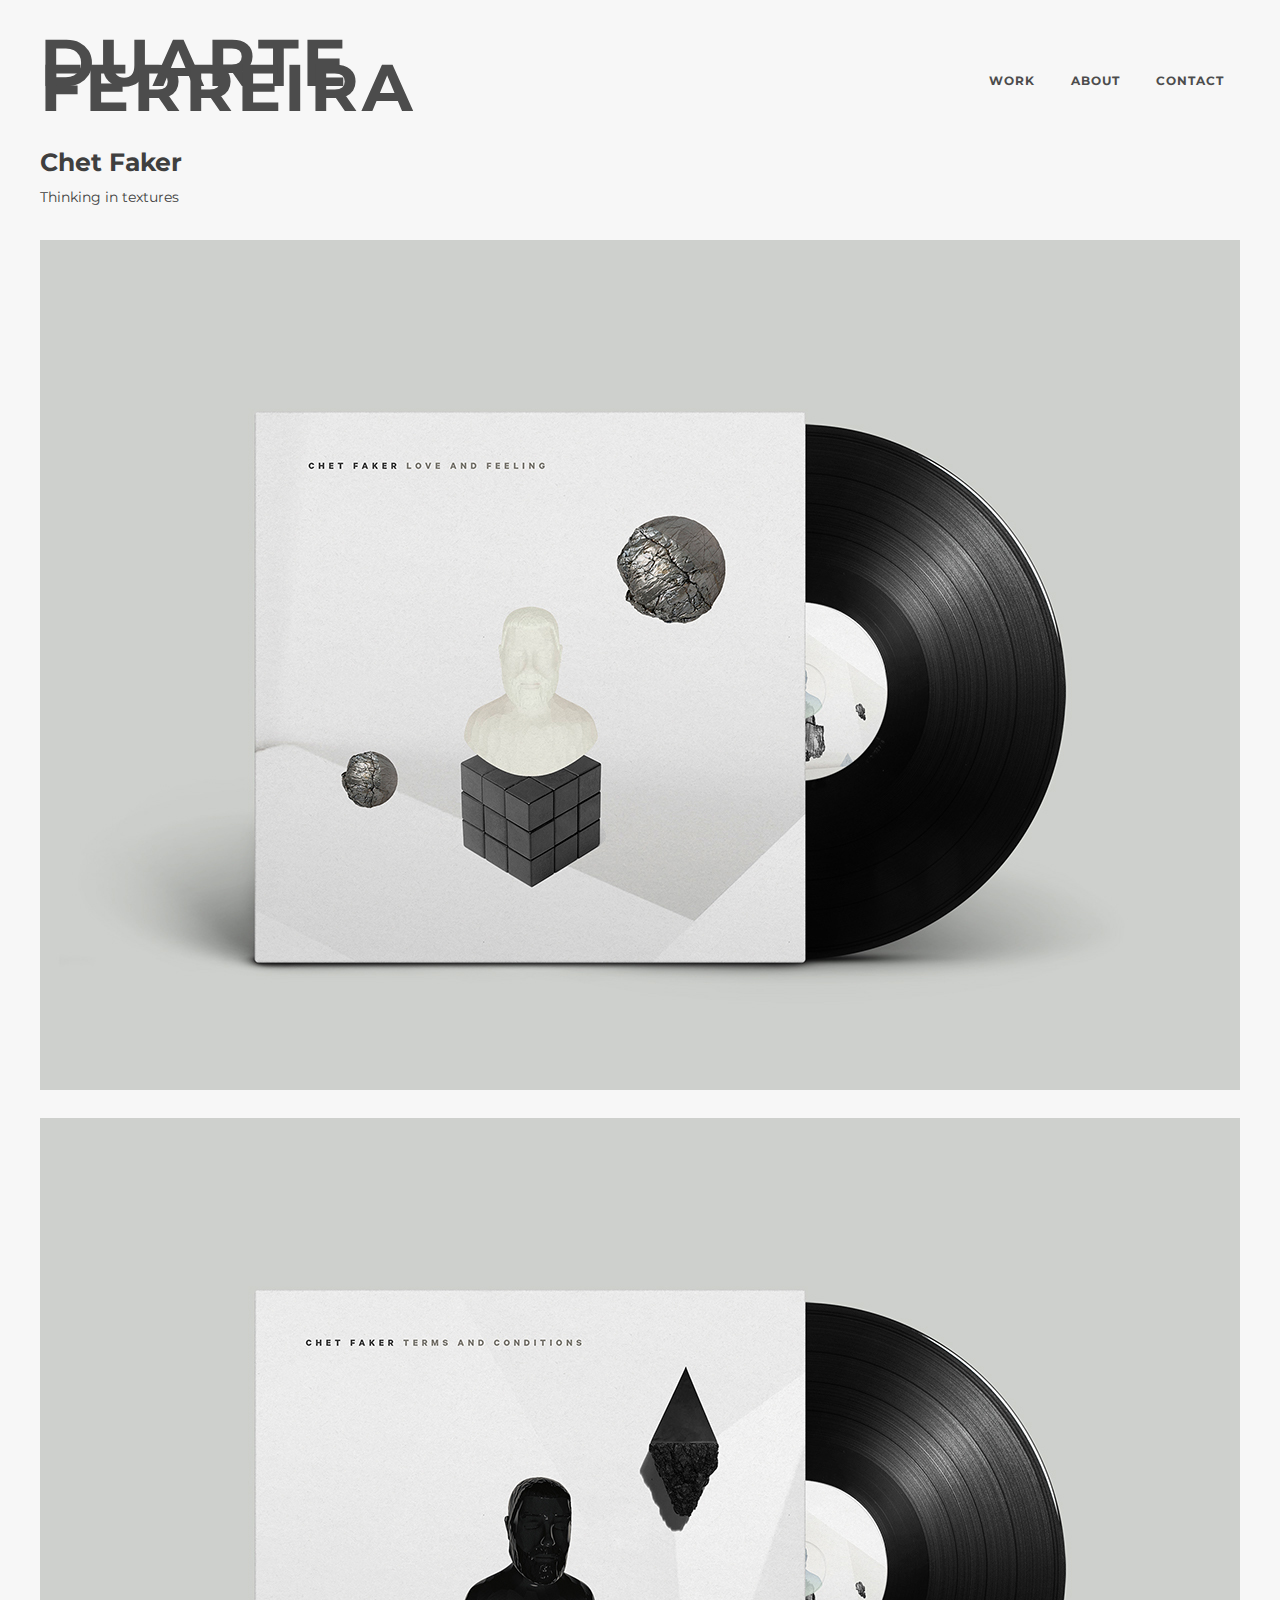
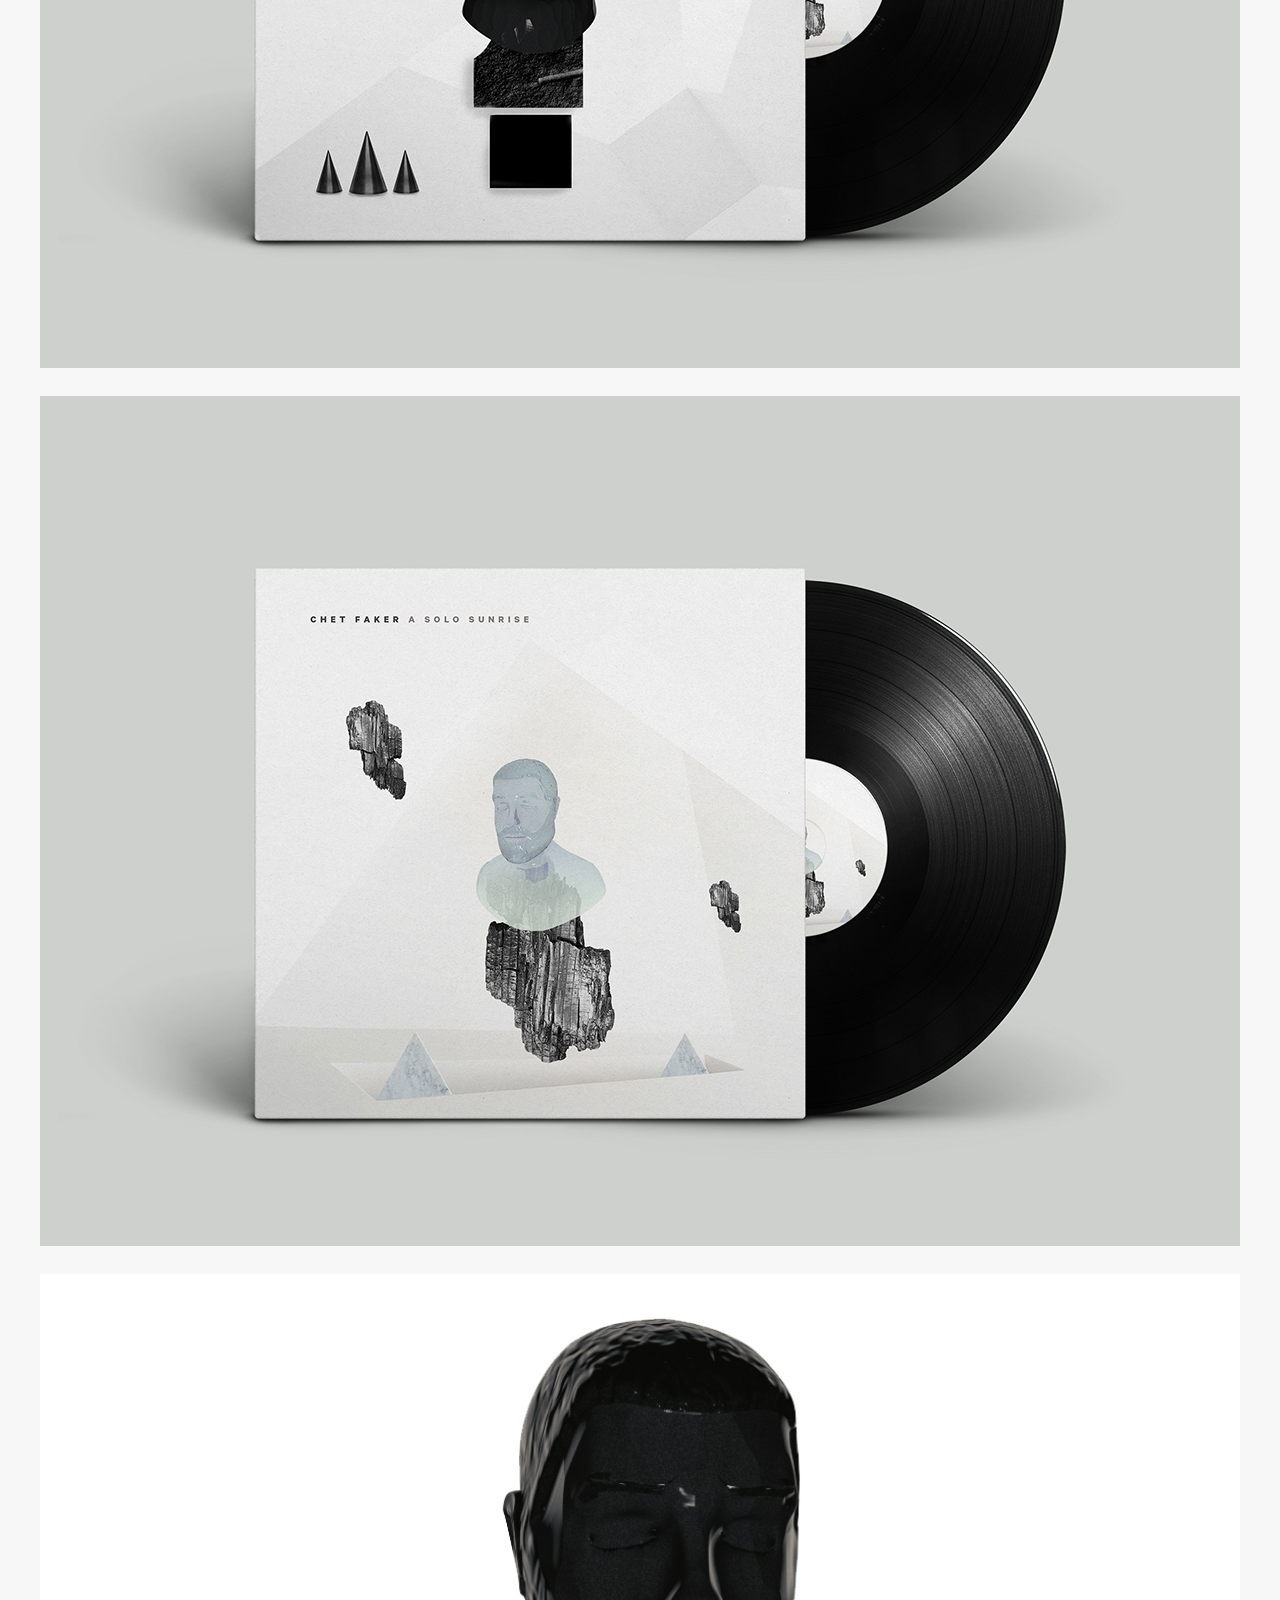
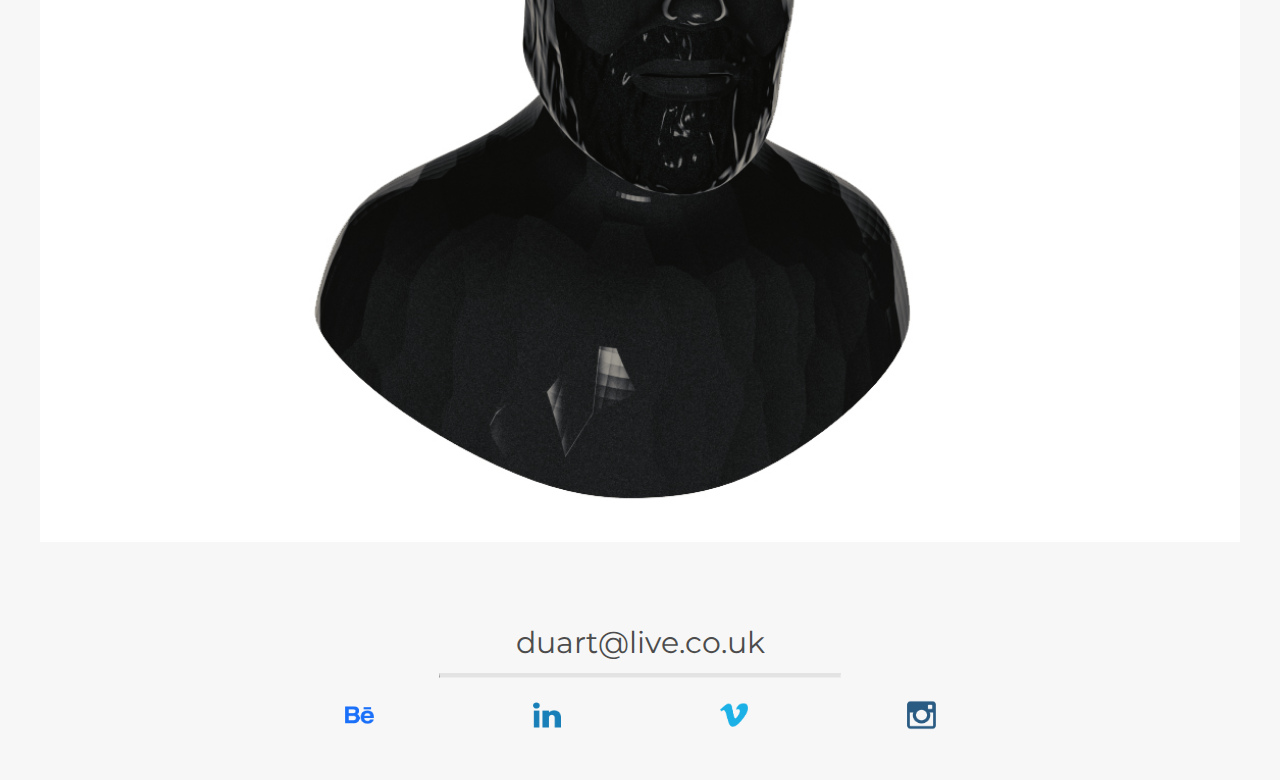
<file: chet.html>
<!DOCTYPE html>
<html lang='en'>
<head>

<meta charset='utf-8'>
<title>Duarte</title>

<meta name='viewport' content='width=device-width, initial-scale=1, maximum-scale=1'>
<link rel='stylesheet' href='style.css'>

</head>
<body>

<!--////////////////////////////////////Header-->
<header>
	<div class='header'>
		<div class='row--no-gutter'>

			<div class='col col--7-of-12  col--s-12-of-12'>
			  <div class='box logo'>
					<a href="index.html"><h1>duarte ferreira</h1></a>
				</div>
		  </div>

				<div class='col col--5-of-12 col--ab '>
					<div class="hidelinks">
						<div class='box'>
							<ul>
								<li><a href='index.html'>Work</a></li>
								<li><a href='about.html'>About</a></li>
								<li><a href='contact.html'>Contact</a></li>
							</ul>
						</div>
					</div>
				</div>


			<div class="col col--12-of-12">
				<div class="burger">
					<a href="" id="toggle"><span></span></a>
					<div id="menu">
						<ul>
							<li><a href="index.html">Work</a></li>
							<li><a href="about.html">About</a></li>
							<li><a href="contact.html">Contact</a></li>
						</ul>
					</div>
				</div>
			</div>
		</div>
	</div>
</header>


<!--////////////////////////////////////Gallery-->
<div class='gallery'>
	<div class='row'>
		<div class='col col--6-of-12'>
			<div class='box test2'>
				<h2>Chet Faker</h2>
				<p>
					Thinking in textures	
				</p>
			</div>
		</div>
	</div>

	<div class='row test2'>
		<div class='col col--12-of-12'>
			<img src='images/chet/1.jpg' alt="Photo of cover art one" />
			<img src='images/chet/2.jpg' alt="Photo of cover art two" />
			<img src='images/chet/3.jpg' alt="Photo of cover art three" />
			<img src='images/chet/4.jpg' alt="Photo of 3d model of Chet Faker" />
		</div>
	</div>
</div>


<!--////////////////////////////////////Footer-->
<footer>
	<div class='footer'>
		<div class='row'>

			<div class='col col--12-of-12 col--centered'>
				<div class='mail'>duart@live.co.uk</div>
			</div>

			<div class='col col--12-of-12 col--centered'>
			<hr class='bar'>
			</div>

			<div class='col col--2-of-12'>
			</div>
			<div class='col col--8-of-12'>
				<div class='social'>
					<a href='https://www.behance.net/Duart' target='_blank'><img src='images/ico/beh.png' alt="behance icon" /></a>
					<a href='https://www.linkedin.com/in/duartf' target='_blank'><img src='images/ico/linkd.png' alt="linkedin icon" /></a>
					<a href='https://vimeo.com/duart' target='_blank'><img src='images/ico/vim.png' alt="vimeo icon" /></a>
					<a href='https://www.instagram.com/duart3000/' target='_blank'><img src='images/ico/insta.png' alt="instagram icon" /></a>
				</div>
			</div>
			<div class='col col--2-of-12'>
			</div>
		</div>
	</div>
</footer>

<script src='js/jquery.1.11.3.js'></script>
<script src='js/main.js'></script>
</body>
</html>
</file>
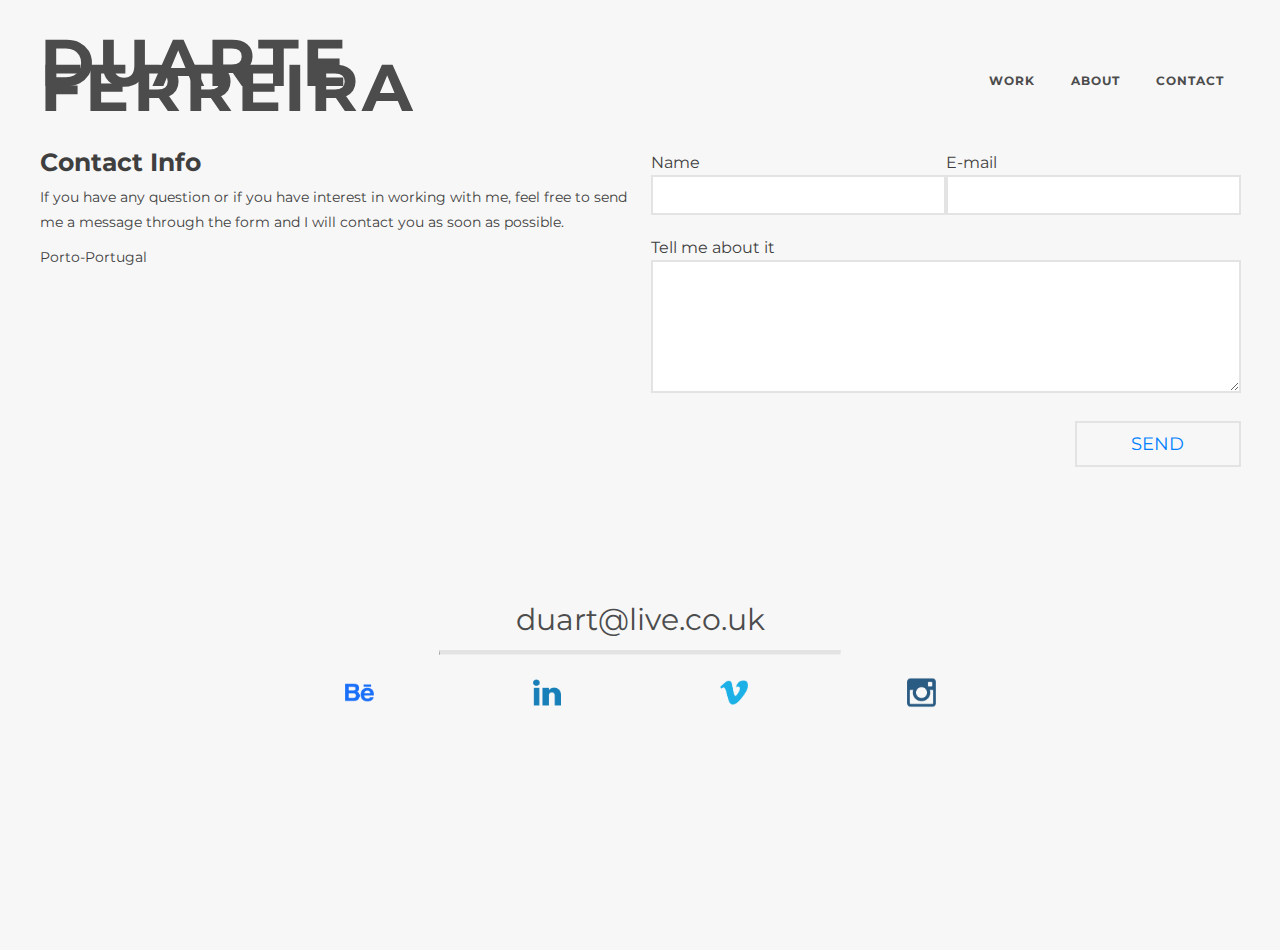
<file: contact.html>
<!DOCTYPE html>
<html lang='en'>
<head>

<meta charset='utf-8'>
<title>Duarte</title>

<meta name='viewport' content='width=device-width, initial-scale=1, maximum-scale=1'>
<link rel='stylesheet' href='style.css'>

</head>
<body>

<!--////////////////////////////////////Header-->
<header>
	<div class='header'>
		<div class='row--no-gutter'>

			<div class='col col--7-of-12  col--s-12-of-12'>
			  <div class='box logo'>
					<a href="index.html"><h1>duarte ferreira</h1></a>
				</div>
		  </div>

				<div class='col col--5-of-12 col--ab '>
					<div class="hidelinks">
						<div class='box'>
							<ul>
								<li><a href='index.html'>Work</a></li>
								<li><a href='about.html'>About</a></li>
								<li><a href='contact.html'>Contact</a></li>
							</ul>
						</div>
					</div>
				</div>


			<div class="col col--12-of-12">
				<div class="burger">
					<a href="" id="toggle"><span></span></a>
					<div id="menu">
						<ul>
							<li><a href="index.html">Work</a></li>
							<li><a href="about.html">About</a></li>
							<li><a href="contact.html">Contact</a></li>
						</ul>
					</div>
				</div>
			</div>
		</div>
	</div>
</header>


<!--////////////////////////////////////Main-->

	<div class='gallery'>
		<div class='row'>
			<div class='col col--6-of-12'>
				<div class='box'>
					<h2>Contact Info</h2>
					<p>If you have any question or if you have interest in working with me, feel free to send me a message through the form and I will contact you as soon as possible. </p>
					<p>Porto-Portugal</p>
				</div>
			</div>

			<div class='col col--6-of-12'>

				<form action='//formspree.io/duart@live.co.uk'
							method='POST'>

					<div class='contactinfo'>
						<label><span>Name</span>
						<input type='text' name='name'>
					</div>

					<div class='contactinfo'>
						<label><span>E-mail</span>
						<input type='email' name='_replyto'>
					</div>

					<div class='contactinfo2'>
						<label><span>Tell me about it</span>
						<textarea name='message'></textarea>
						<div class='submit-wrap'>
							<input type='submit' value='Send' style='cursor:pointer'>
						</div>
					</div>
				</form>

			</div>
		</div>
	</div>



<!--////////////////////////////////////Footer-->
<footer>
	<div class='footer'>
		<div class='row'>

			<div class='col col--12-of-12 col--centered'>
				<div class='mail'>duart@live.co.uk</div>
			</div>

			<div class='col col--12-of-12 col--centered'>
			<hr class='bar'>
			</div>

			<div class='col col--2-of-12'>
			</div>
			<div class='col col--8-of-12'>
				<div class='social'>
					<a href='https://www.behance.net/Duart' target='_blank'><img src='images/ico/beh.png' alt="behance icon" /></a>
					<a href='https://www.linkedin.com/in/duartf' target='_blank'><img src='images/ico/linkd.png' alt="linkedin icon" /></a>
					<a href='https://vimeo.com/duart' target='_blank'><img src='images/ico/vim.png' alt="vimeo icon" /></a>
					<a href='https://www.instagram.com/duart3000/' target='_blank'><img src='images/ico/insta.png' alt="instagram icon" /></a>
				</div>
			</div>
			<div class='col col--2-of-12'>
			</div>
		</div>
	</div>
</footer>

<script src='js/jquery.1.11.3.js'></script>
<script src='js/main.js'></script>
</body>
</html>
</file>
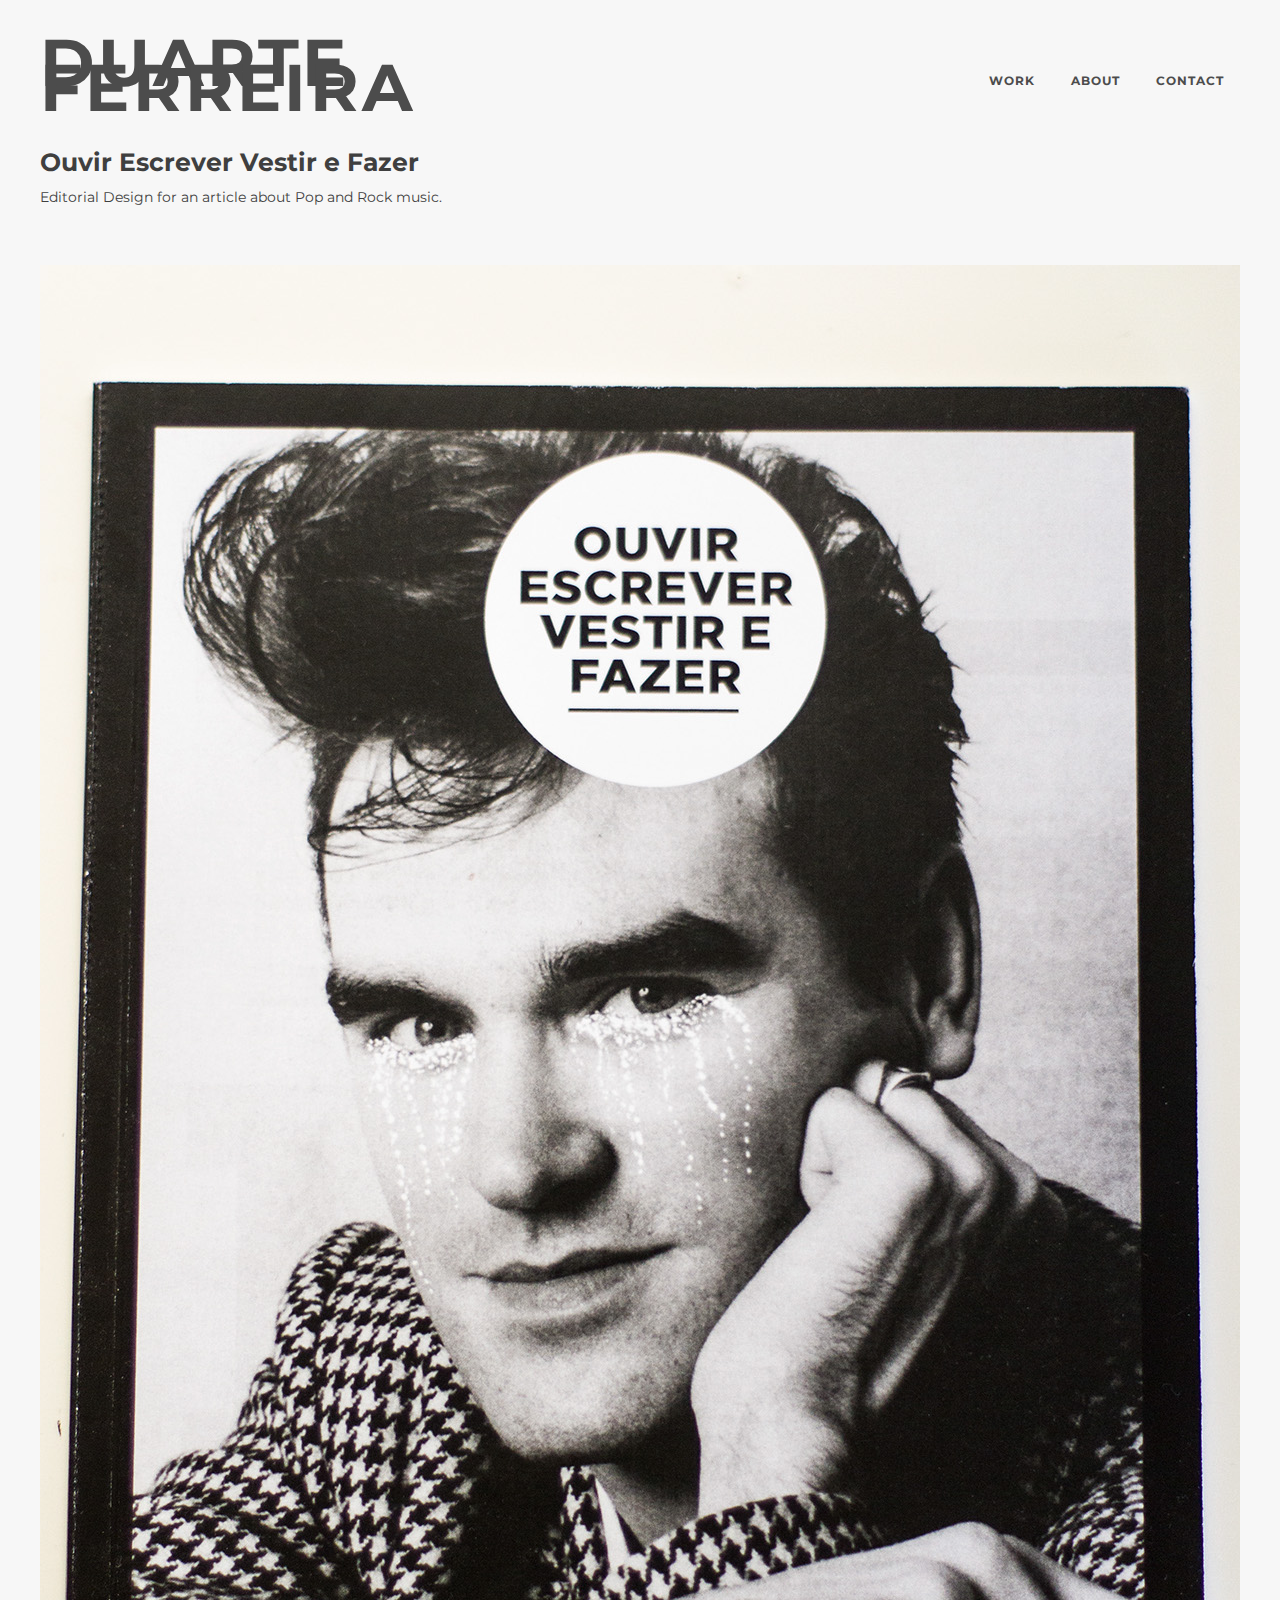
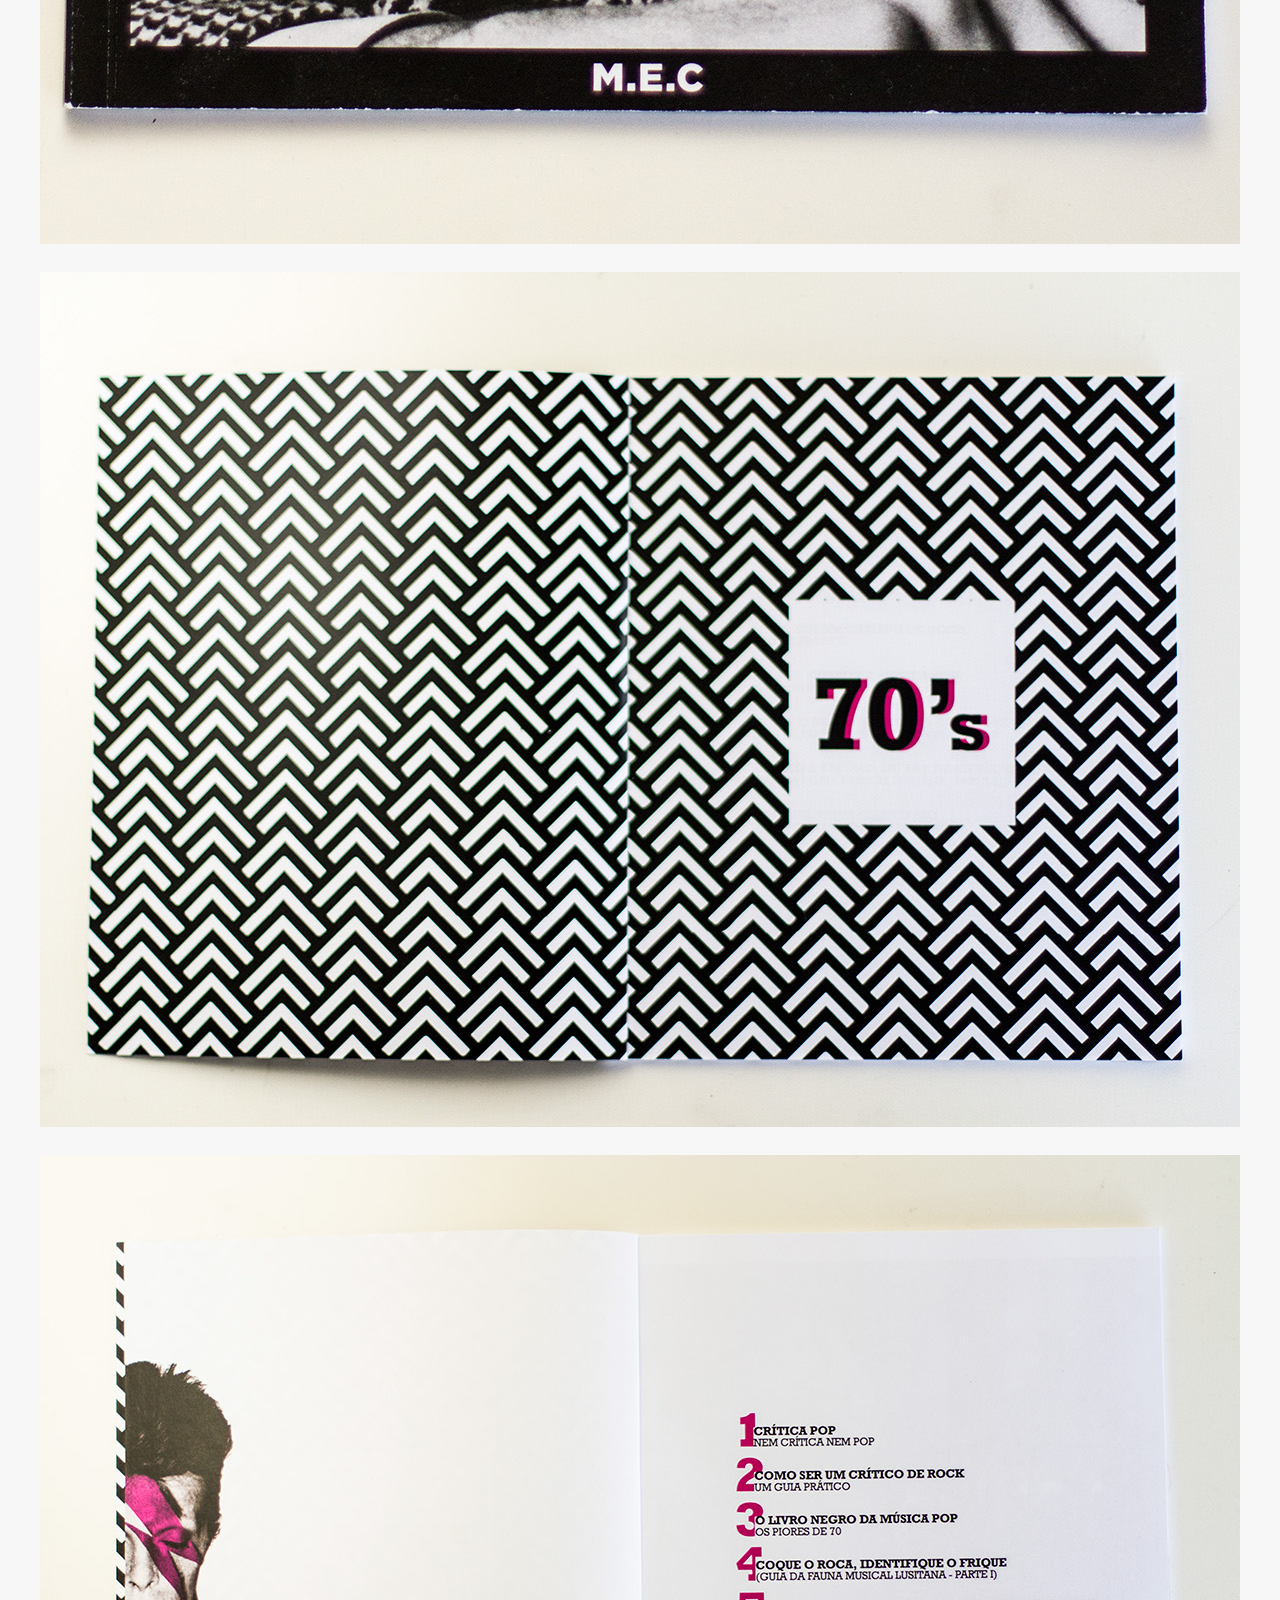
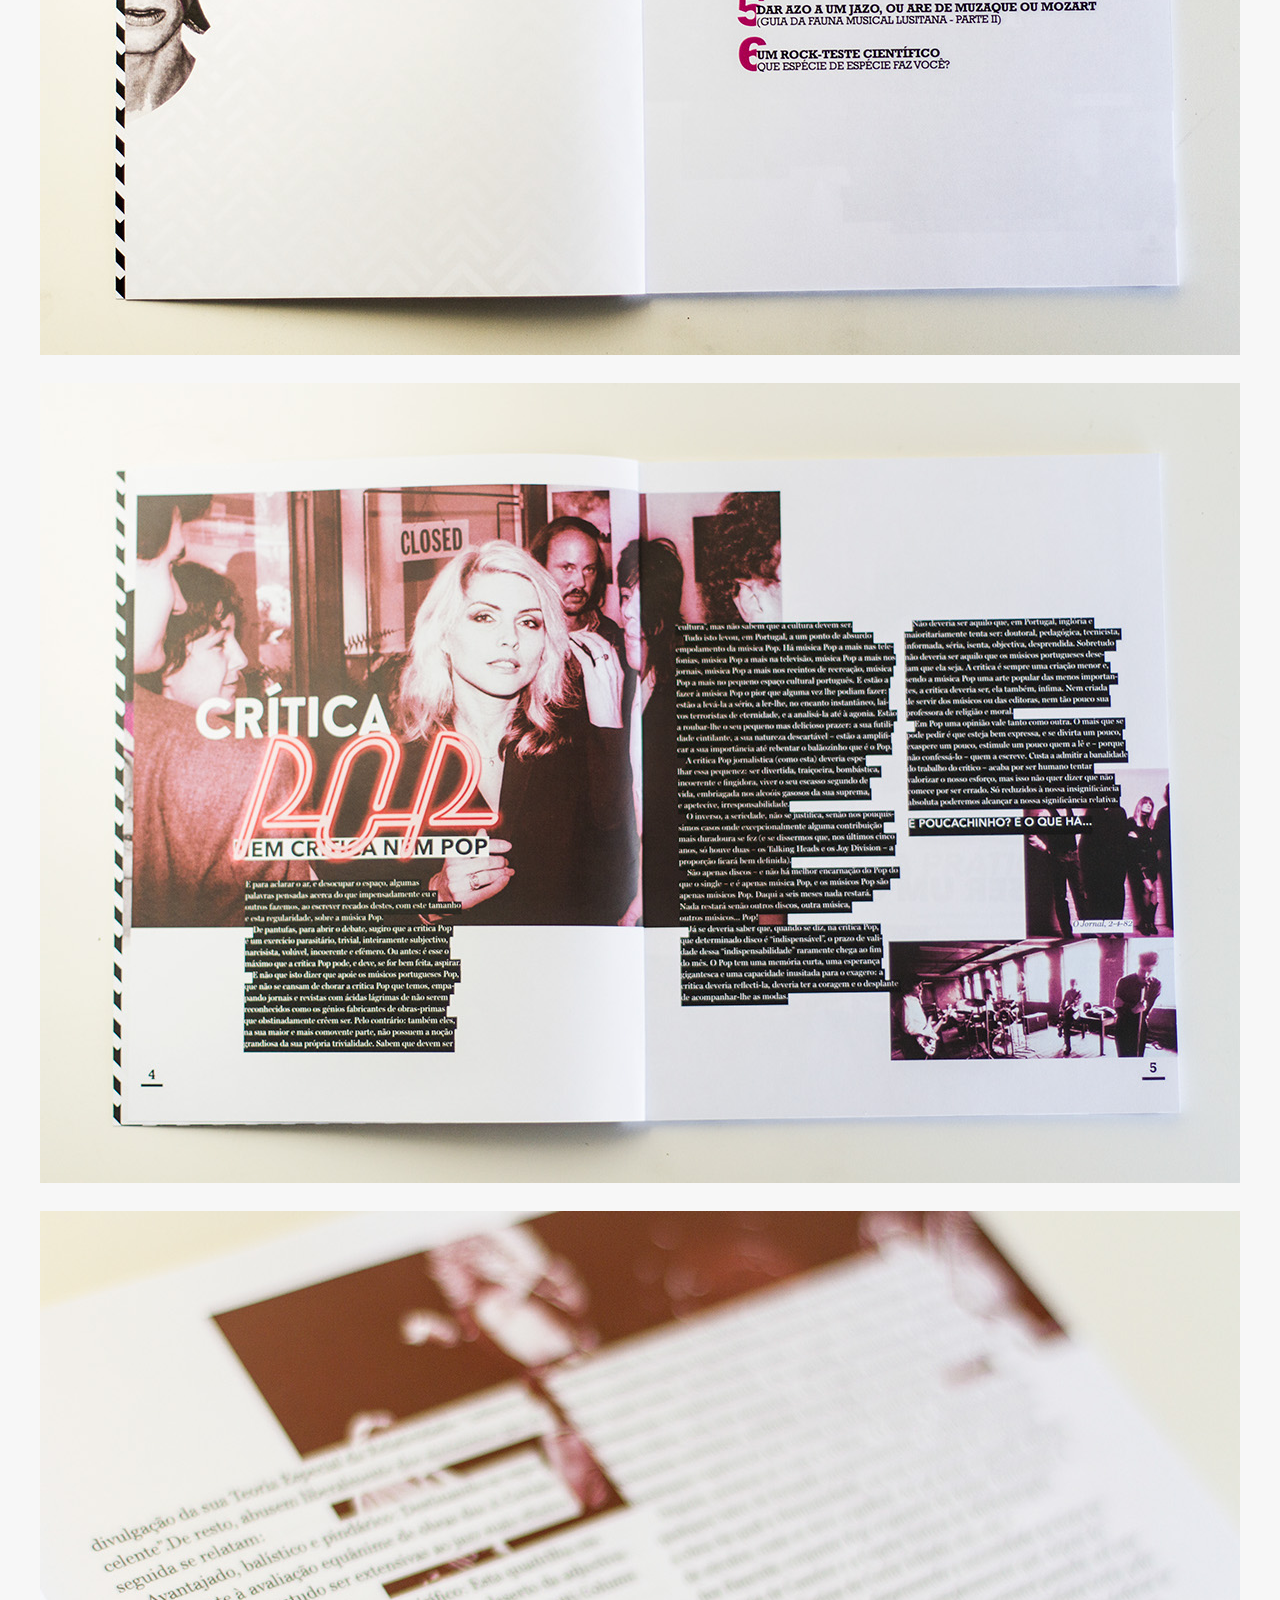
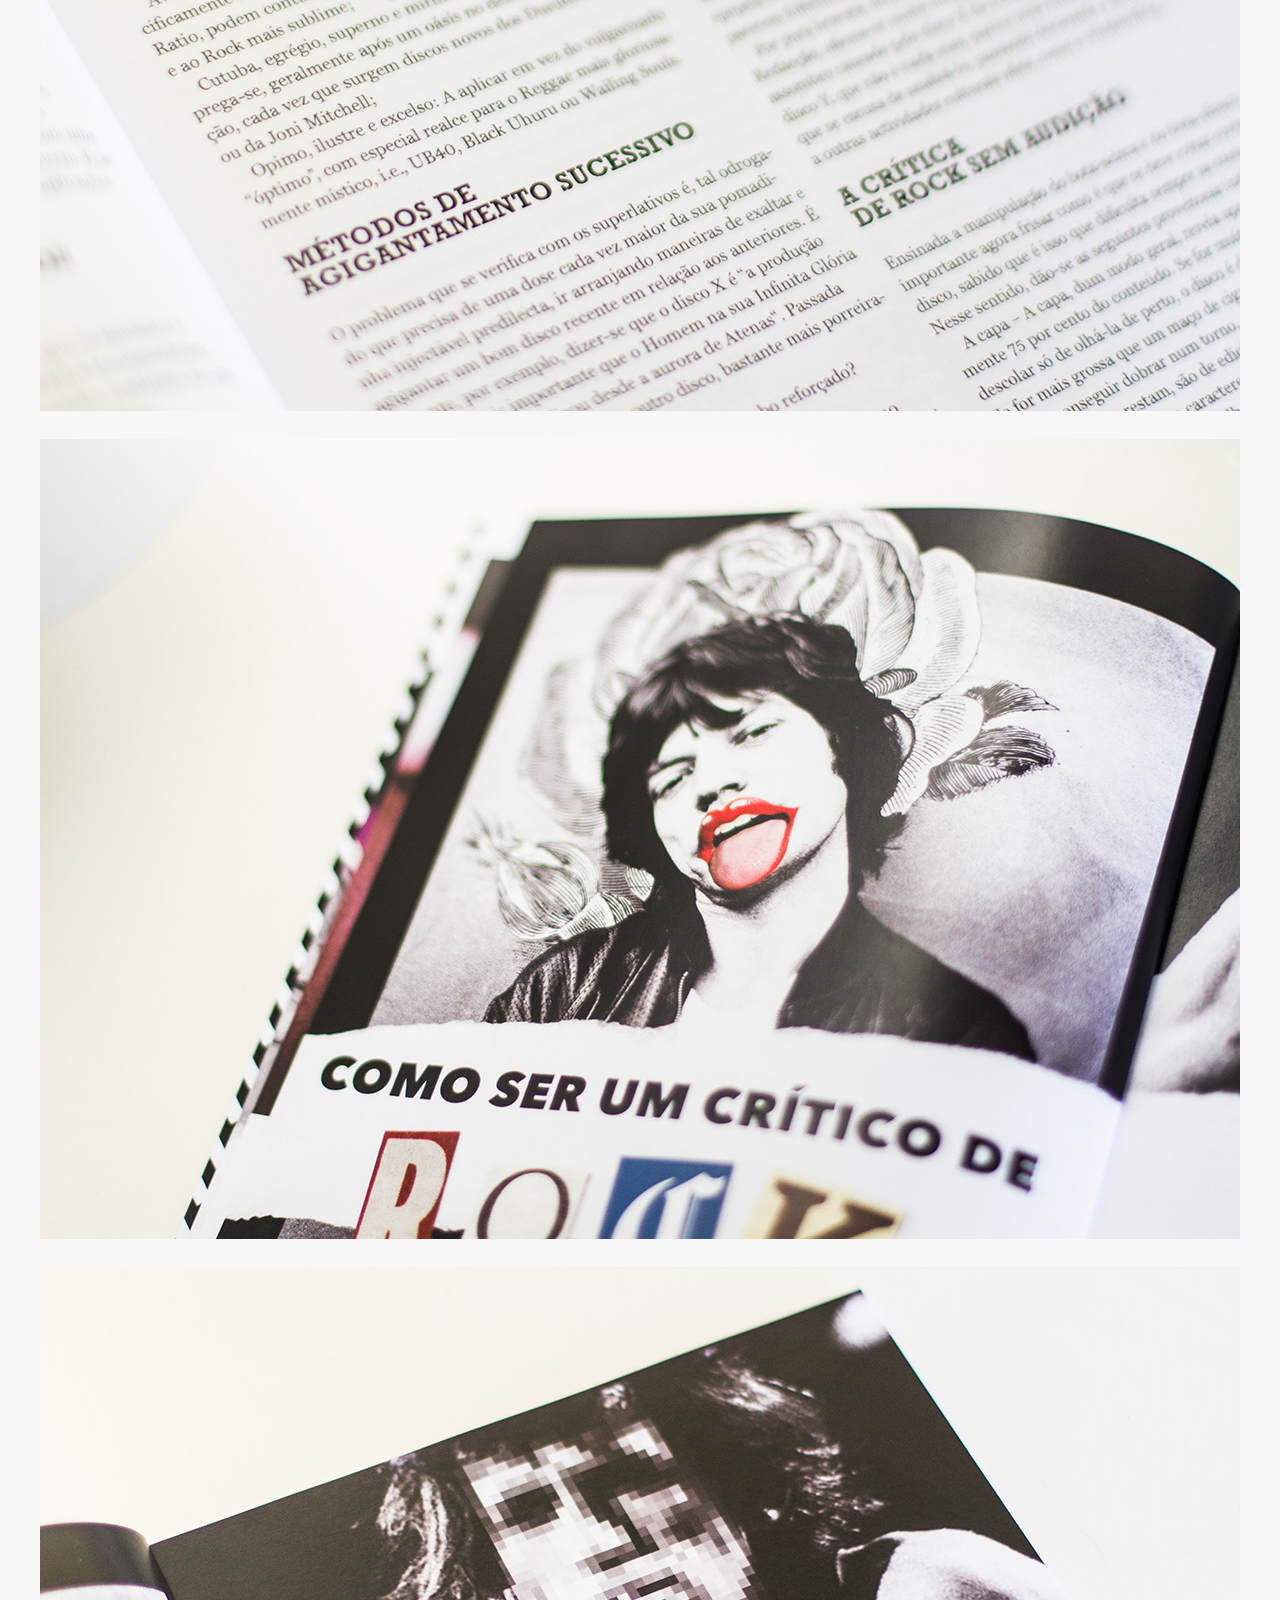
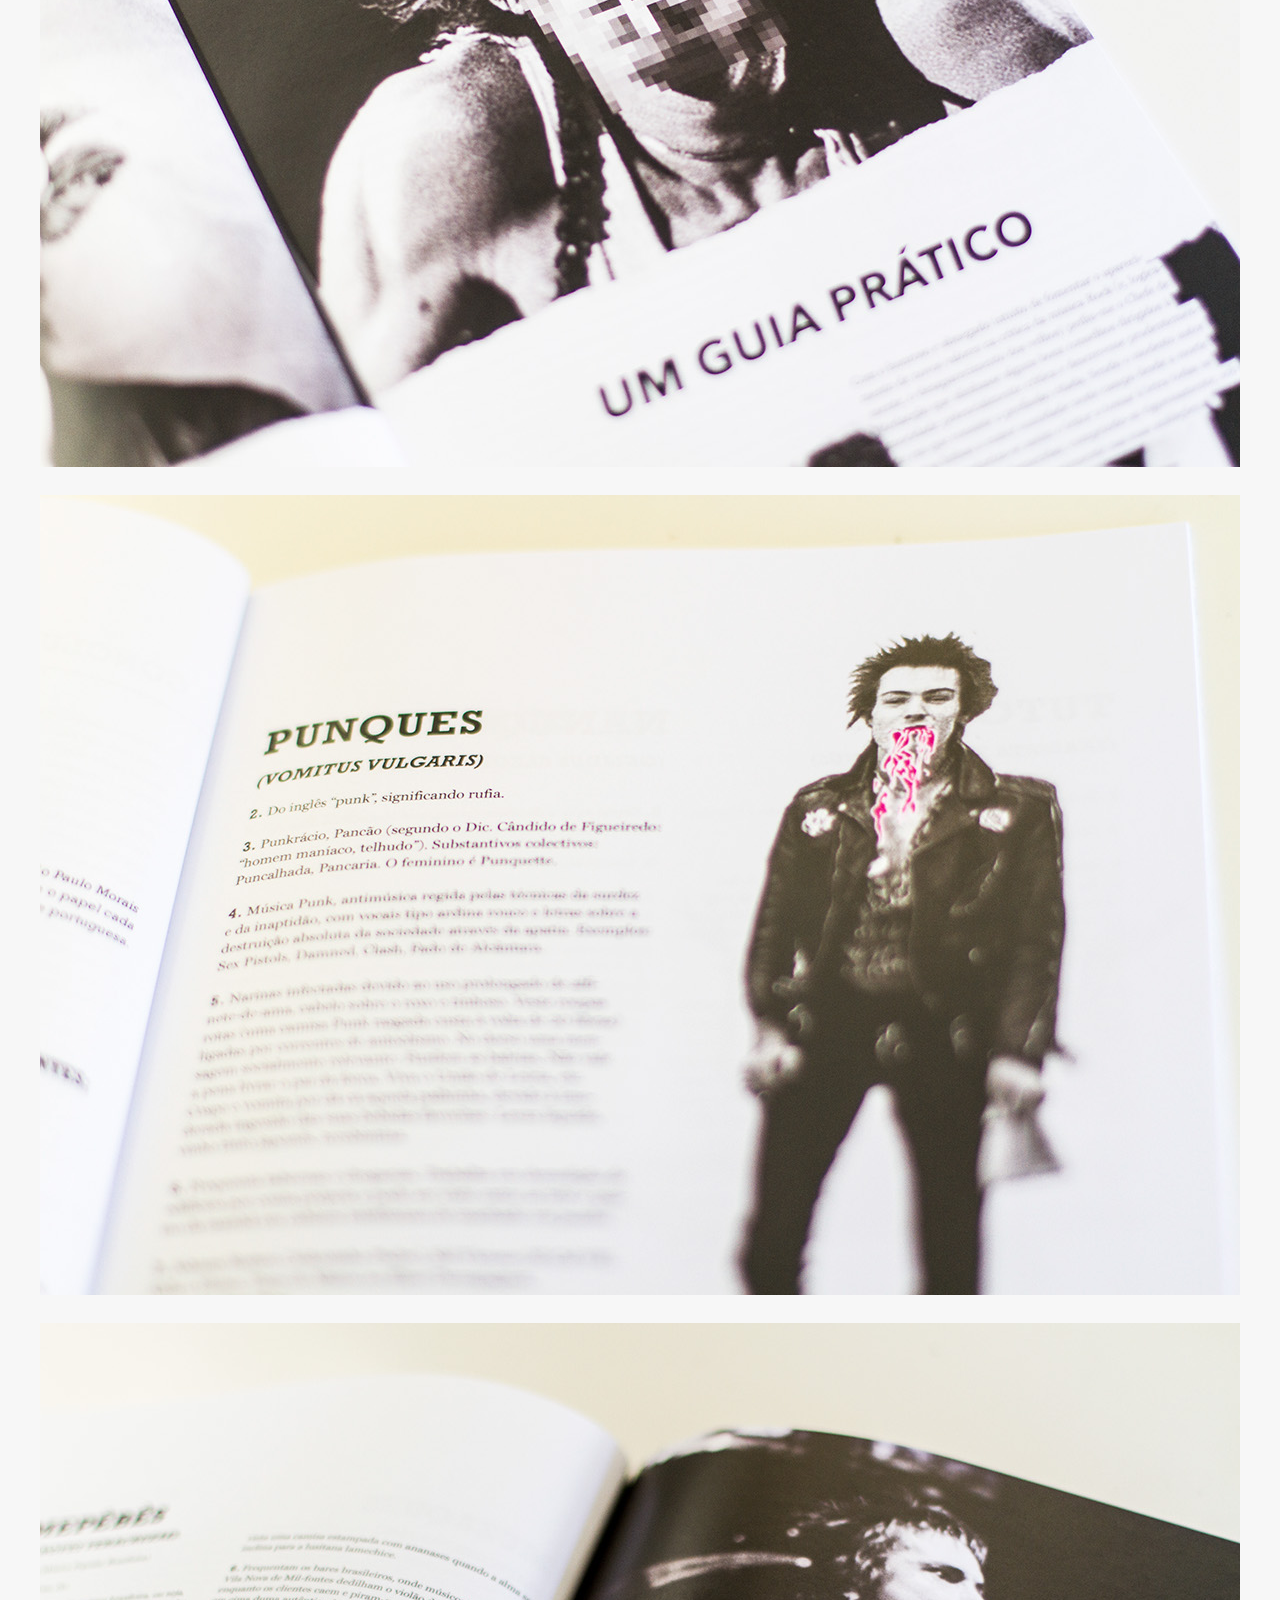
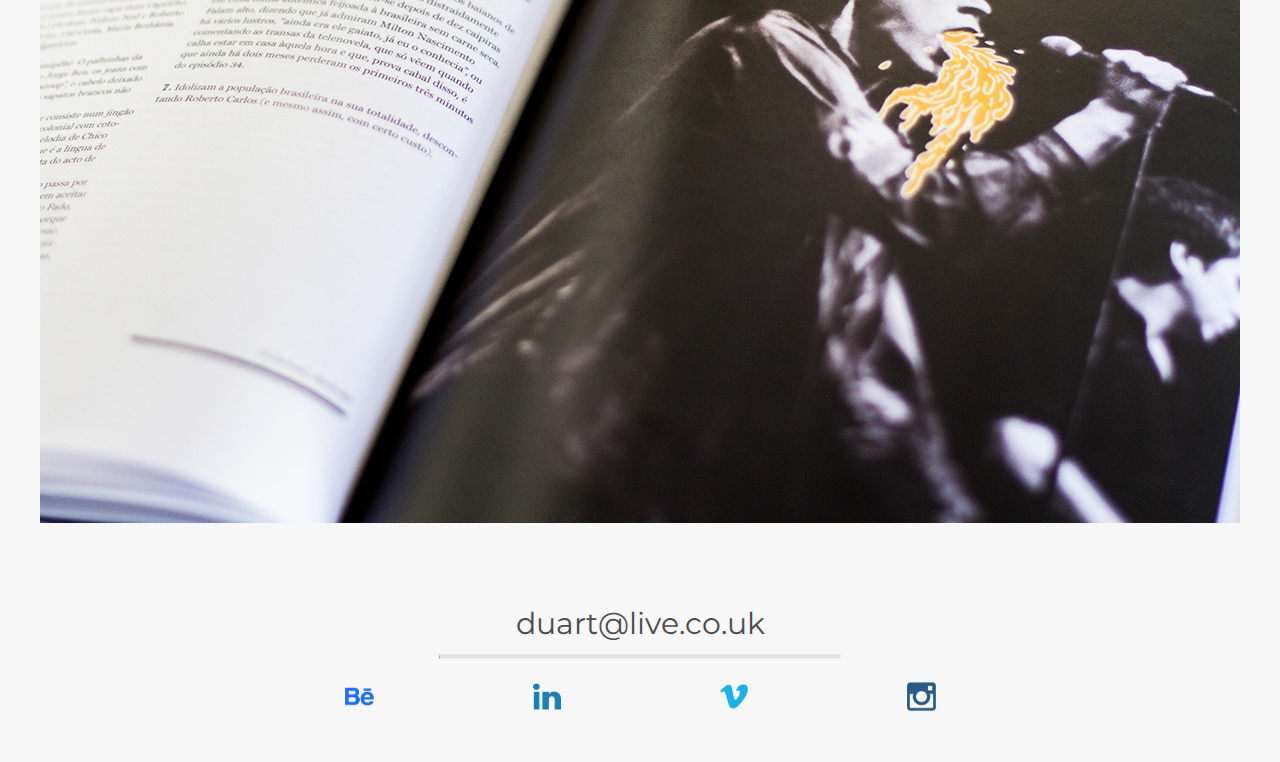
<file: friques.html>
<!DOCTYPE html>
<html lang='en'>
<head>

<meta charset='utf-8'>
<title>Duarte</title>

<meta name='viewport' content='width=device-width, initial-scale=1, maximum-scale=1'>
<link rel='stylesheet' href='style.css'>

</head>
<body>

<!--////////////////////////////////////Header-->
<header>
	<div class='header'>
		<div class='row--no-gutter'>

			<div class='col col--7-of-12  col--s-12-of-12'>
			  <div class='box logo'>
					<a href="index.html"><h1>duarte ferreira</h1></a>
				</div>
		  </div>

				<div class='col col--5-of-12 col--ab '>
					<div class="hidelinks">
						<div class='box'>
							<ul>
								<li><a href='index.html'>Work</a></li>
								<li><a href='about.html'>About</a></li>
								<li><a href='contact.html'>Contact</a></li>
							</ul>
						</div>
					</div>
				</div>


			<div class="col col--12-of-12">
				<div class="burger">
					<a href="" id="toggle"><span></span></a>
					<div id="menu">
						<ul>
							<li><a href="index.html">Work</a></li>
							<li><a href="about.html">About</a></li>
							<li><a href="contact.html">Contact</a></li>
						</ul>
					</div>
				</div>
			</div>
		</div>
	</div>
</header>


<!--////////////////////////////////////Gallery-->
<div class='gallery'>
	<div class='row'>
		<div class='col col--6-of-12'>
			<div class='box test2'>
				<h2>Ouvir Escrever Vestir e Fazer</h2>
				<p>
					Editorial Design for an article about Pop and Rock music.
					</br></br>
				</p>
			</div>
		</div>
	</div>

	<div class='row test2'>
		<div class='col col--12-of-12'>
			<img src='images/livro/1.jpg' alt="Photo of book cover 'ouvir, escrever, vestir e fazer'" />
			<img src='images/livro/2.jpg' alt="Photo of book pattern 70's" />
			<img src='images/livro/3.jpg' alt="Photo of book index" />
			<img src='images/livro/4.jpg' alt="Photo of book first article - critica pop" />
			<img src='images/livro/5.jpg' alt="Photo of book closeup" />
			<img src='images/livro/6.jpg' alt="Photo of book illustration - Mick Jagger" />
			<img src='images/livro/7.jpg' alt="Photo of book illustration - Blurred pop idol" />
			<img src='images/livro/8.jpg' alt="Photo of book illustration - Punk sex pistols" />
			<img src='images/livro/9.jpg' alt="Photo of book illustration - Funny vomit punk" />
		</div>
	</div>
</div>


<!--////////////////////////////////////Footer-->
<footer>
	<div class='footer'>
		<div class='row'>

			<div class='col col--12-of-12 col--centered'>
				<div class='mail'>duart@live.co.uk</div>
			</div>

			<div class='col col--12-of-12 col--centered'>
			<hr class='bar'>
			</div>

			<div class='col col--2-of-12'>
			</div>
			<div class='col col--8-of-12'>
				<div class='social'>
					<a href='https://www.behance.net/Duart' target='_blank'><img src='images/ico/beh.png' alt="behance icon" /></a>
					<a href='https://www.linkedin.com/in/duartf' target='_blank'><img src='images/ico/linkd.png' alt="linkedin icon" /></a>
					<a href='https://vimeo.com/duart' target='_blank'><img src='images/ico/vim.png' alt="vimeo icon" /></a>
					<a href='https://www.instagram.com/duart3000/' target='_blank'><img src='images/ico/insta.png' alt="instagram icon" /></a>
				</div>
			</div>
			<div class='col col--2-of-12'>
			</div>
		</div>
	</div>
</footer>

<script src='js/jquery.1.11.3.js'></script>
<script src='js/main.js'></script>
</body>
</html>
</file>
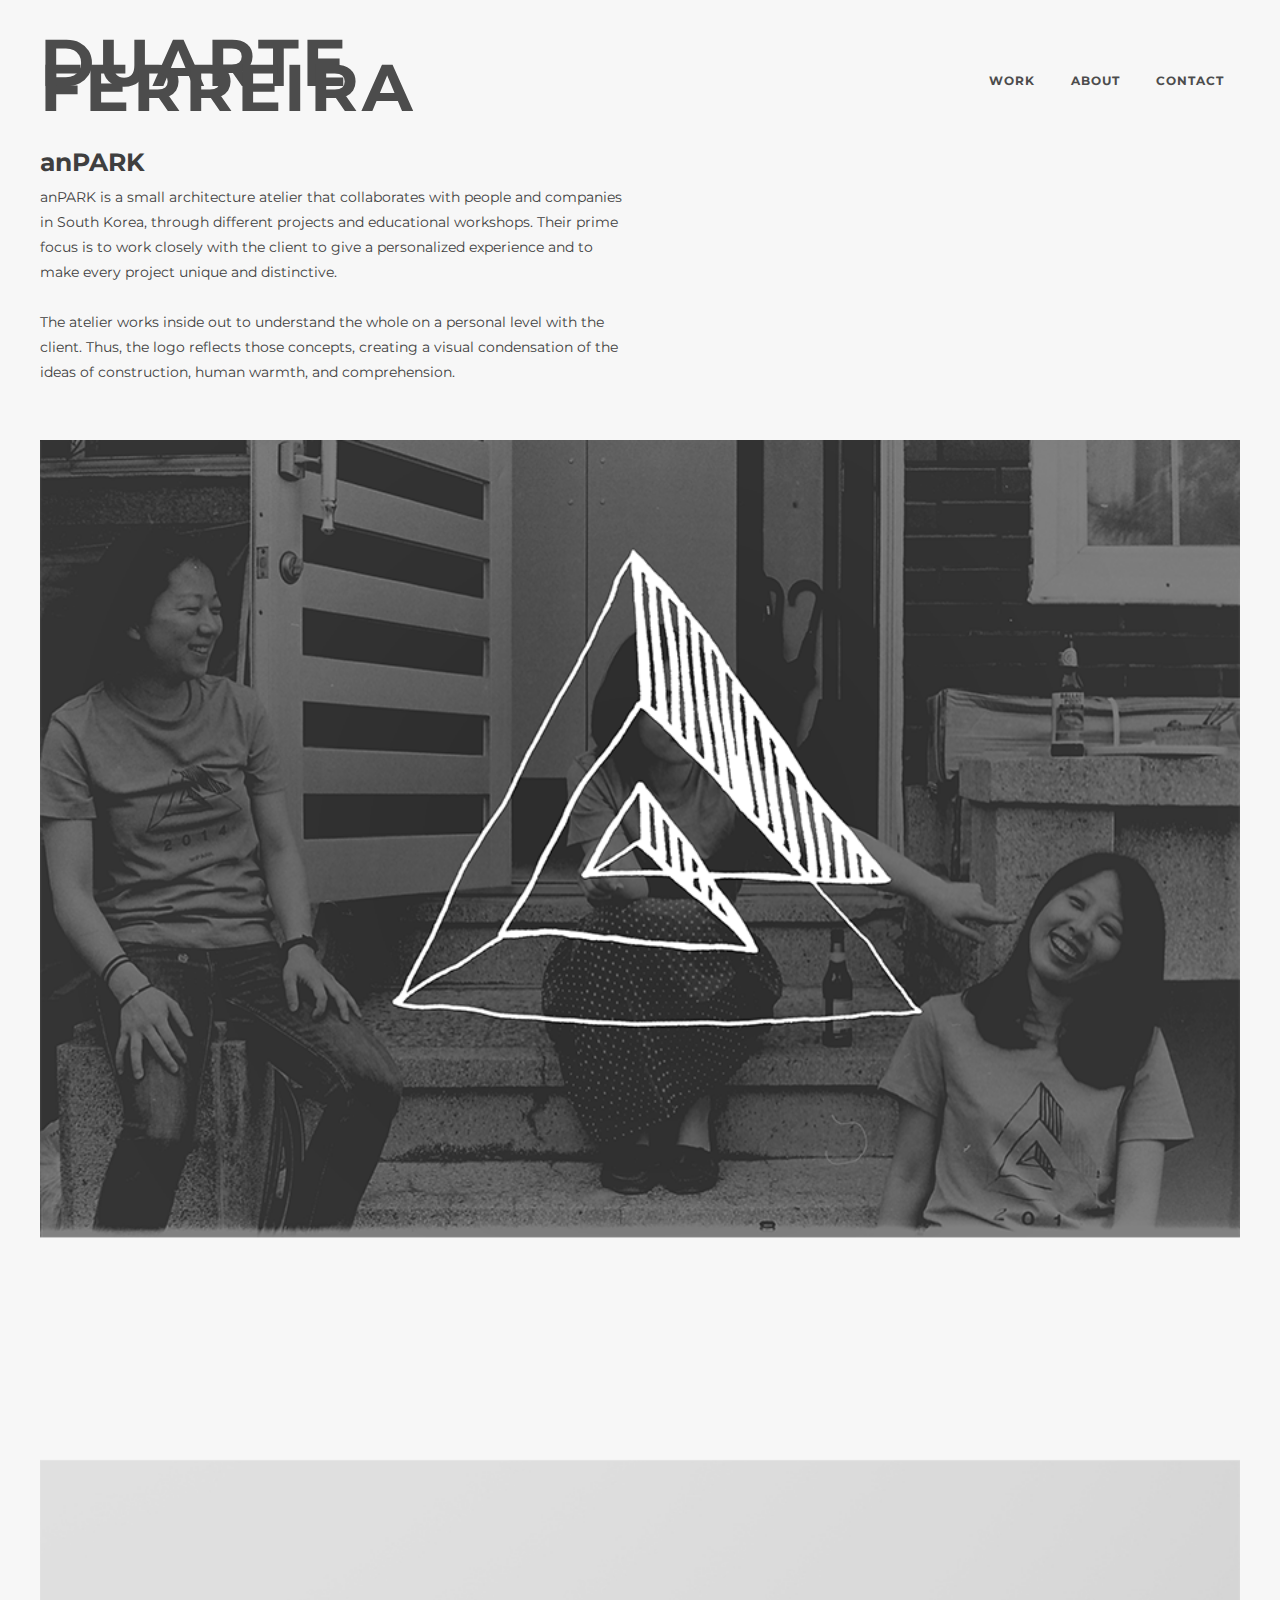
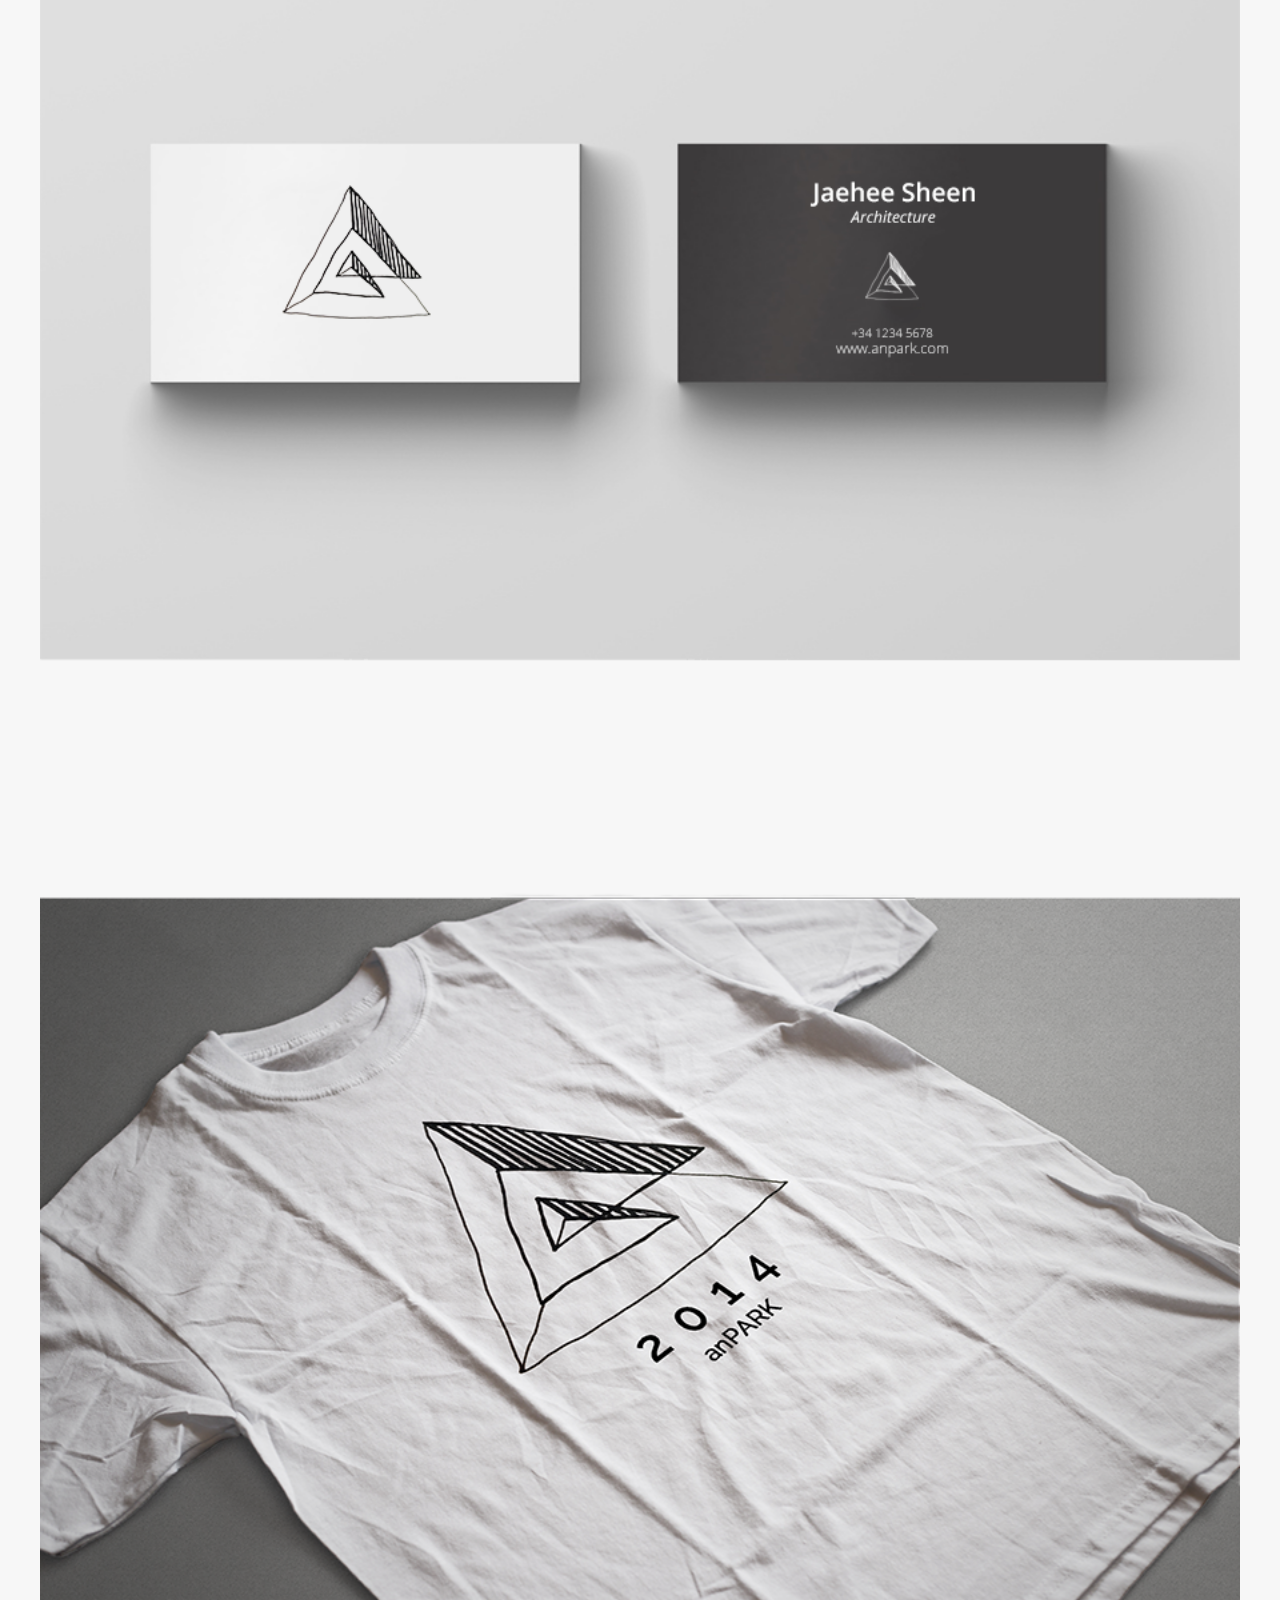
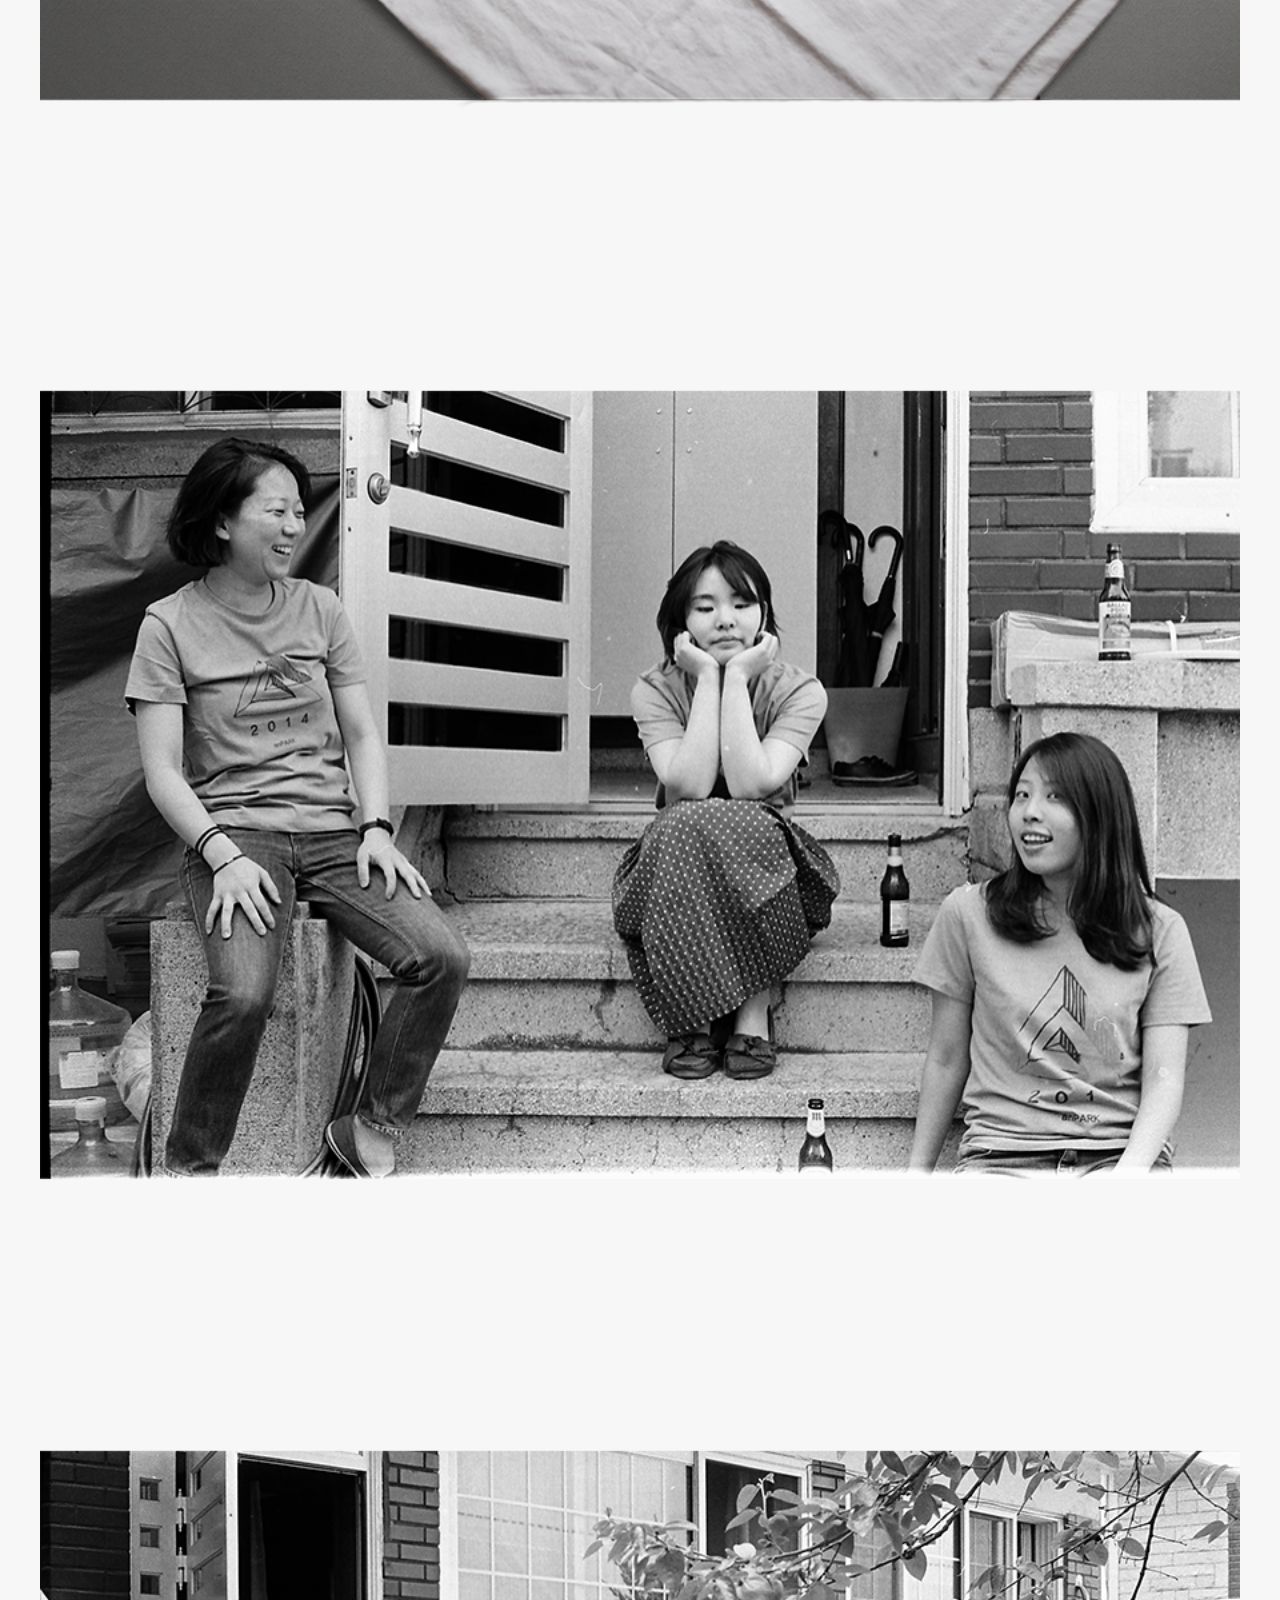
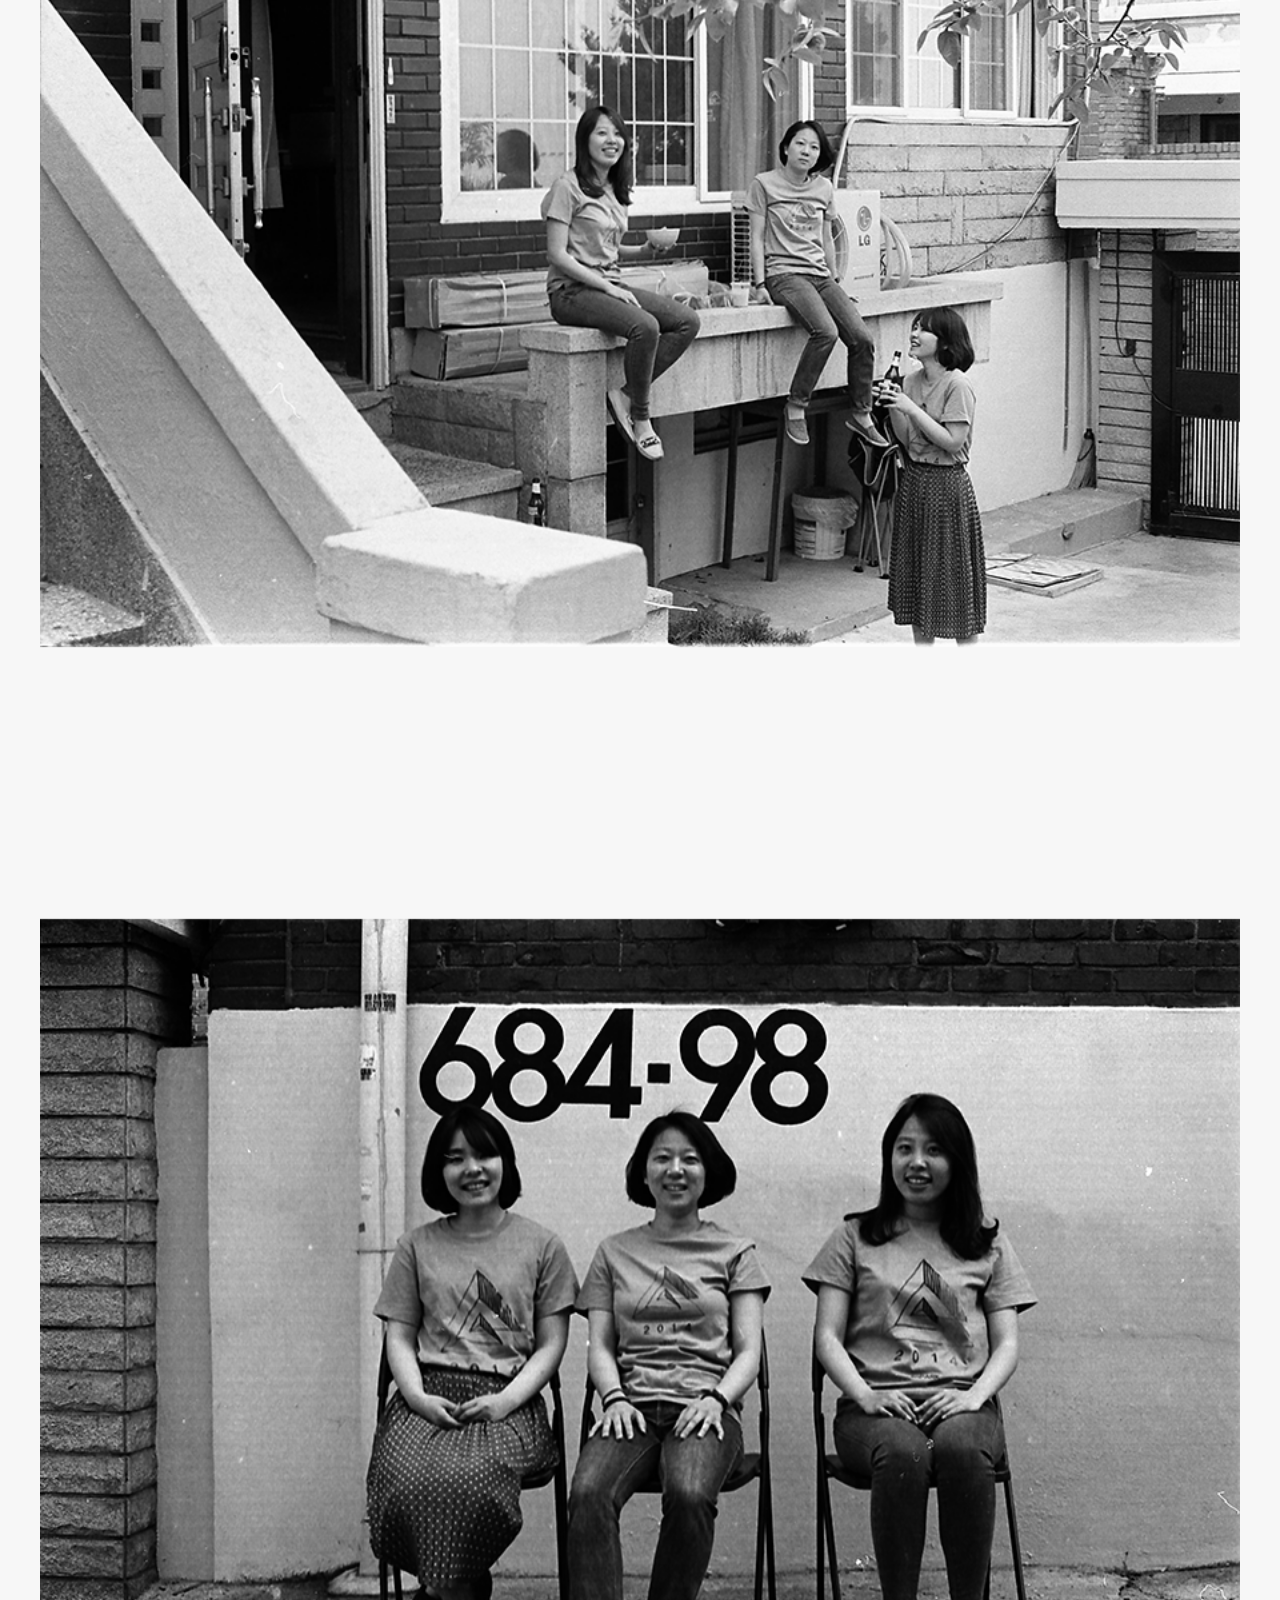
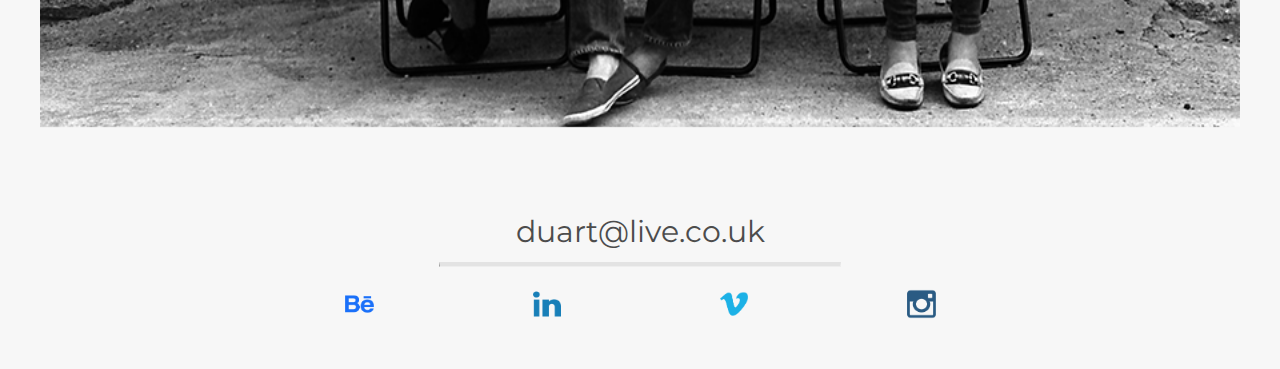
<file: project2.html>
<!DOCTYPE html>
<html lang='en'>
<head>

<meta charset='utf-8'>
<title>Duarte</title>

<meta name='viewport' content='width=device-width, initial-scale=1, maximum-scale=1'>
<link rel='stylesheet' href='style.css'>

</head>
<body>

<!--////////////////////////////////////Header-->
<header>
	<div class='header'>
		<div class='row--no-gutter'>

			<div class='col col--7-of-12  col--s-12-of-12'>
			  <div class='box logo'>
					<a href="index.html"><h1>duarte ferreira</h1></a>
				</div>
		  </div>

				<div class='col col--5-of-12 col--ab '>
					<div class="hidelinks">
						<div class='box'>
							<ul>
								<li><a href='index.html'>Work</a></li>
								<li><a href='about.html'>About</a></li>
								<li><a href='contact.html'>Contact</a></li>
							</ul>
						</div>
					</div>
				</div>


			<div class="col col--12-of-12">
				<div class="burger">
					<a href="" id="toggle"><span></span></a>
					<div id="menu">
						<ul>
							<li><a href="index.html">Work</a></li>
							<li><a href="about.html">About</a></li>
							<li><a href="contact.html">Contact</a></li>
						</ul>
					</div>
				</div>
			</div>
		</div>
	</div>
</header>


<!--////////////////////////////////////Gallery-->
<div class='gallery'>
	<div class='row'>
		<div class='col col--6-of-12'>
			<div class='box test2'>
				<h2>anPARK</h2>
				<p>
					anPARK is a small architecture atelier that collaborates with people and companies in South Korea, through different projects and educational workshops. Their prime focus is to work closely with the client  to give a personalized experience and to make every project unique and distinctive.
					</br></br>
					The atelier works inside out to understand the whole on a personal level with the client. Thus, the logo reflects those concepts, creating a visual condensation of the ideas of construction, human warmth, and comprehension.
					</br></br>
				</p>
			</div>
		</div>
	</div>

	<div class='row test2'>
		<div class='col col--12-of-12'>
			<img src='images/anpark/3.png' />
		</div>
	</div>
</div>


<!--////////////////////////////////////Footer-->
<footer>
	<div class='footer'>
		<div class='row'>

			<div class='col col--12-of-12 col--centered'>
				<div class='mail'>duart@live.co.uk</div>
			</div>

			<div class='col col--12-of-12 col--centered'>
			<hr class='bar'>
			</div>

			<div class='col col--2-of-12'>
			</div>
			<div class='col col--8-of-12'>
				<div class='social'>
					<a href='https://www.behance.net/Duart' target='_blank'><img src='images/ico/beh.png' /></a>
					<a href='https://pt.linkedin.com/in/duarte-ferreira-b79874108'><img src='images/ico/linkd.png' /></a>
					<a href='https://vimeo.com/duart' target='_blank'><img src='images/ico/vim.png' /></a>
					<a href='https://www.instagram.com/duart3000/' target='_blank'><img src='images/ico/insta.png' /></a>
				</div>
			</div>
			<div class='col col--2-of-12'>
			</div>
		</div>
	</div>
</footer>

<script src='js/jquery.1.11.3.js'></script>
<script src='js/main.js'></script>
</body>
</html>
</file>
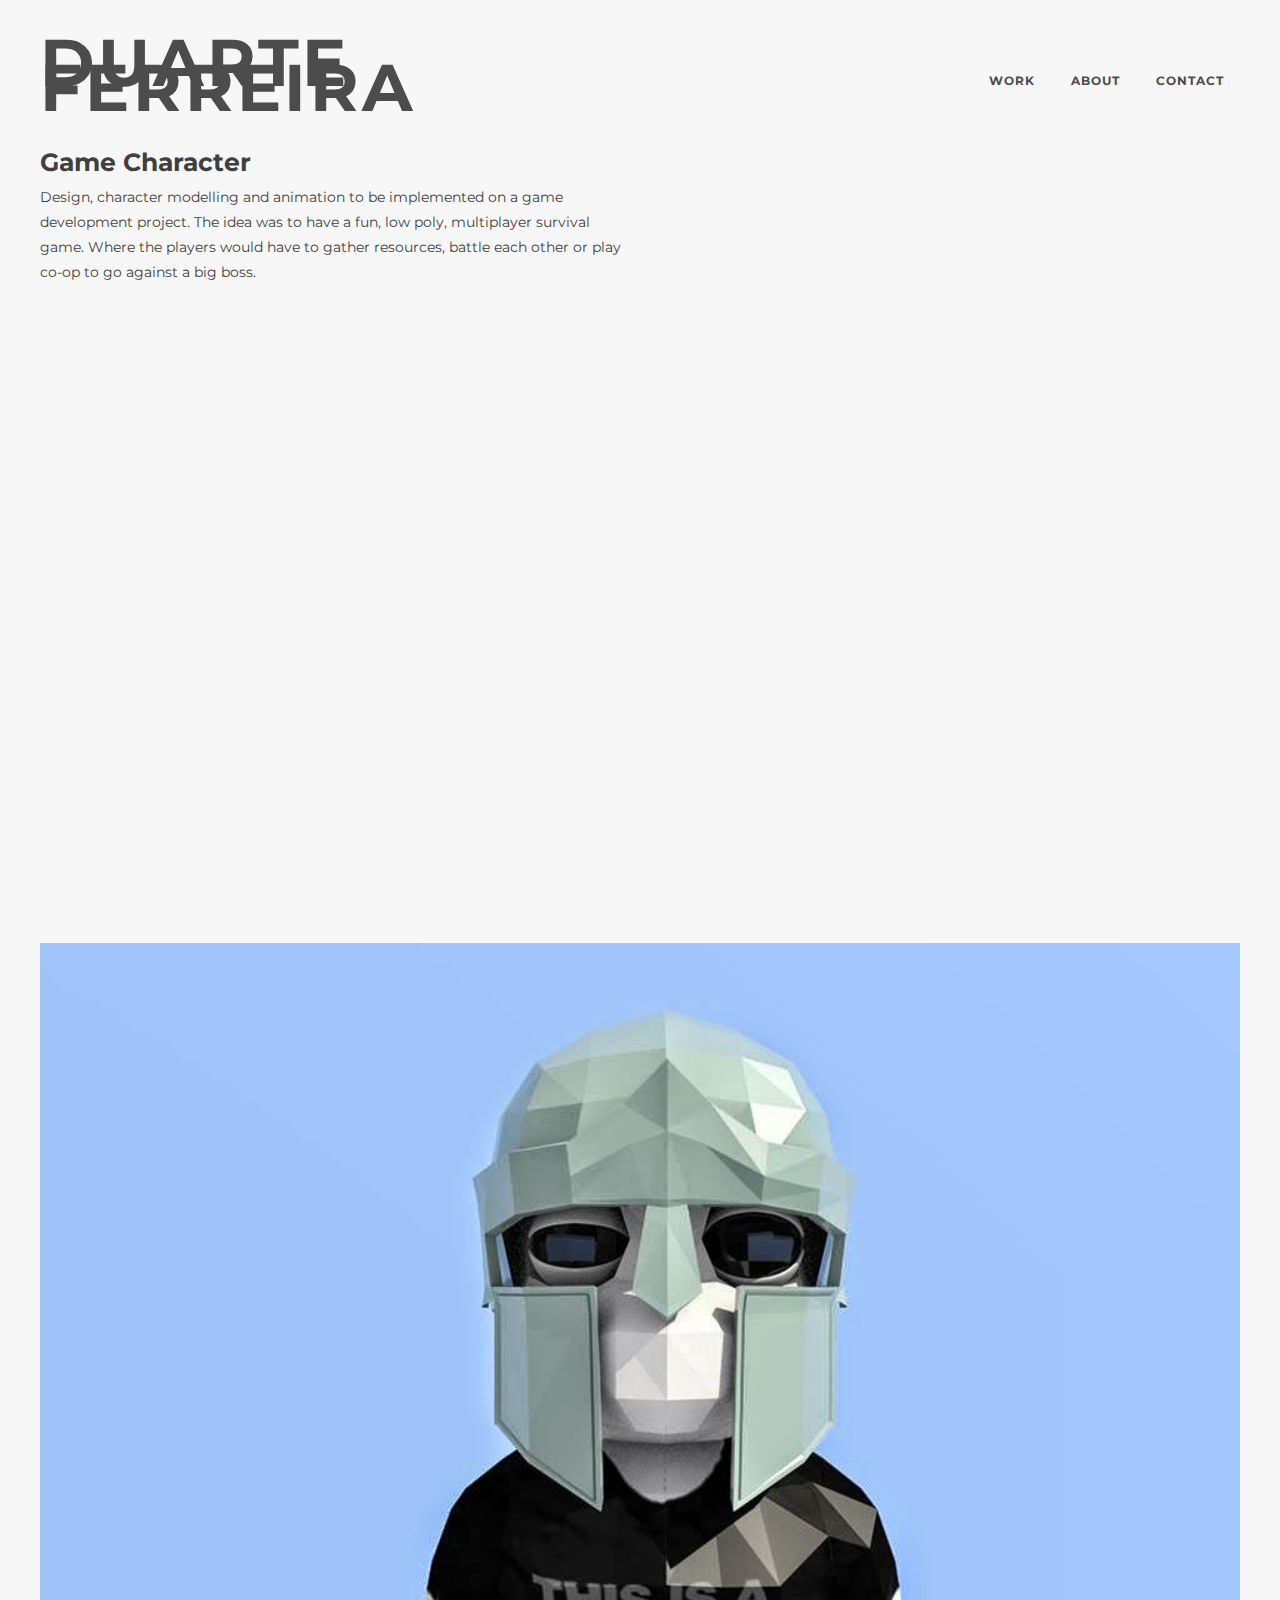
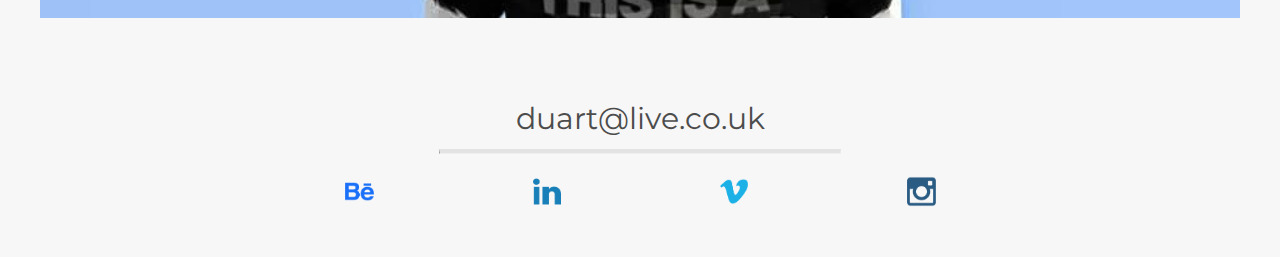
<file: project5.html>
<!DOCTYPE html>
<html lang='en'>
<head>

<meta charset='utf-8'>
<title>Duarte</title>

<meta name='viewport' content='width=device-width, initial-scale=1, maximum-scale=1'>
<link rel='stylesheet' href='style.css'>

</head>
<body>

<!--////////////////////////////////////Header-->
<header>
	<div class='header'>
		<div class='row--no-gutter'>

			<div class='col col--7-of-12  col--s-12-of-12'>
			  <div class='box logo'>
					<a href="index.html"><h1>duarte ferreira</h1></a>
				</div>
		  </div>

				<div class='col col--5-of-12 col--ab '>
					<div class="hidelinks">
						<div class='box'>
							<ul>
								<li><a href='index.html'>Work</a></li>
								<li><a href='about.html'>About</a></li>
								<li><a href='contact.html'>Contact</a></li>
							</ul>
						</div>
					</div>
				</div>


			<div class="col col--12-of-12">
				<div class="burger">
					<a href="" id="toggle"><span></span></a>
					<div id="menu">
						<ul>
							<li><a href="index.html">Work</a></li>
							<li><a href="about.html">About</a></li>
							<li><a href="contact.html">Contact</a></li>
						</ul>
					</div>
				</div>
			</div>
		</div>
	</div>
</header>


<!--////////////////////////////////////Gallery-->
<div class='gallery'>
	<div class='row'>
		<div class='col col--6-of-12'>
			<div class='box test2'>
				<h2>Game Character</h2>
				<p>
					Design, character modelling and animation to be implemented on a game development project. The idea was to have a fun, low poly, multiplayer survival game. Where the players would have to gather resources, battle each other or play co-op to go against a big boss. 
				</p>
			</div>
		</div>
	</div>

	<div class='row test2'>
		<div class='col col--12-of-12'>
			<iframe src="https://player.vimeo.com/video/100145607?byline=0&portrait=0" width="1200" height="600" frameborder="0" webkitallowfullscreen mozallowfullscreen allowfullscreen></iframe>	
			<img src='images/game/1.jpg' />
		</div>
	</div>
</div>


<!--////////////////////////////////////Footer-->
<footer>
	<div class='footer'>
		<div class='row'>

			<div class='col col--12-of-12 col--centered'>
				<div class='mail'>duart@live.co.uk</div>
			</div>

			<div class='col col--12-of-12 col--centered'>
			<hr class='bar'>
			</div>

			<div class='col col--2-of-12'>
			</div>
			<div class='col col--8-of-12'>
				<div class='social'>
					<a href='https://www.behance.net/Duart' target='_blank'><img src='images/ico/beh.png' /></a>
					<a href='https://pt.linkedin.com/in/duarte-ferreira-b79874108'><img src='images/ico/linkd.png' /></a>
					<a href='https://vimeo.com/duart' target='_blank'><img src='images/ico/vim.png' /></a>
					<a href='https://www.instagram.com/duart3000/' target='_blank'><img src='images/ico/insta.png' /></a>
				</div>
			</div>
			<div class='col col--2-of-12'>
			</div>
		</div>
	</div>
</footer>

<script src='js/jquery.1.11.3.js'></script>
<script src='js/main.js'></script>
</body>
</html>
</file>
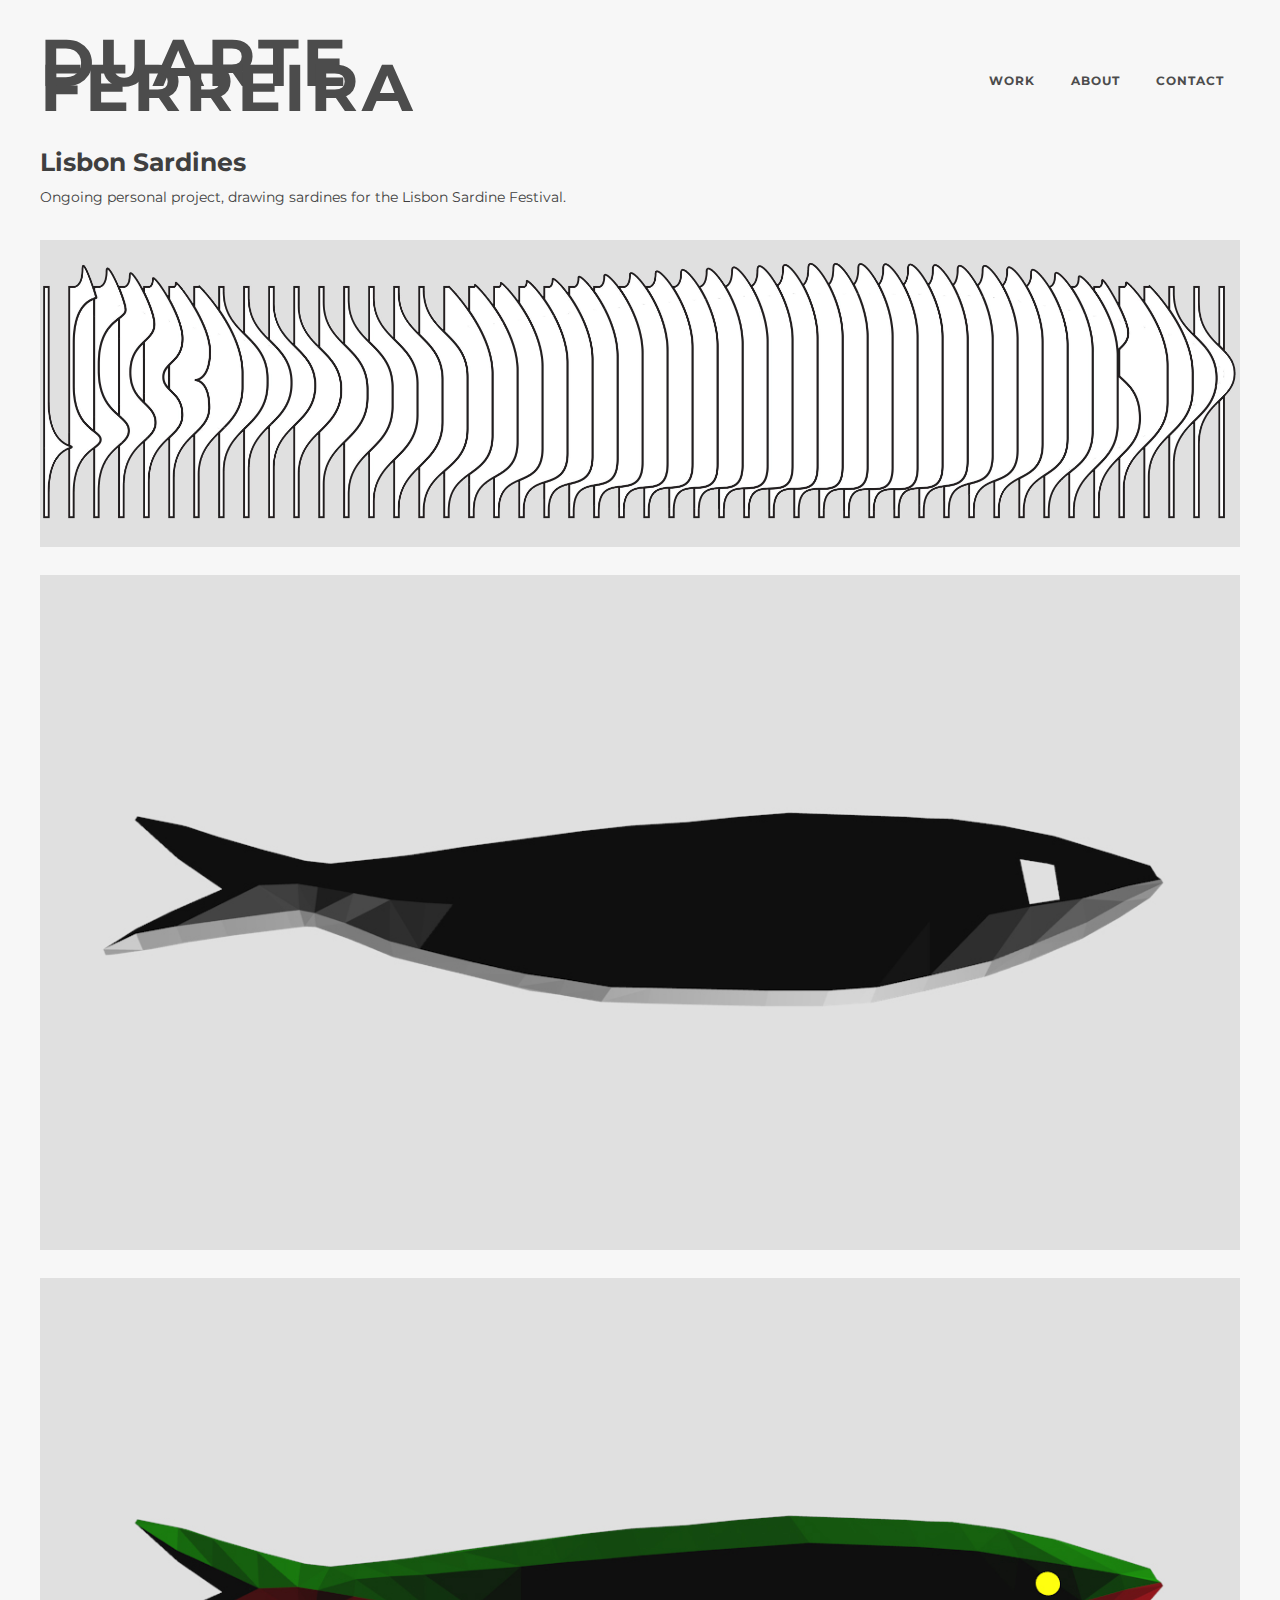
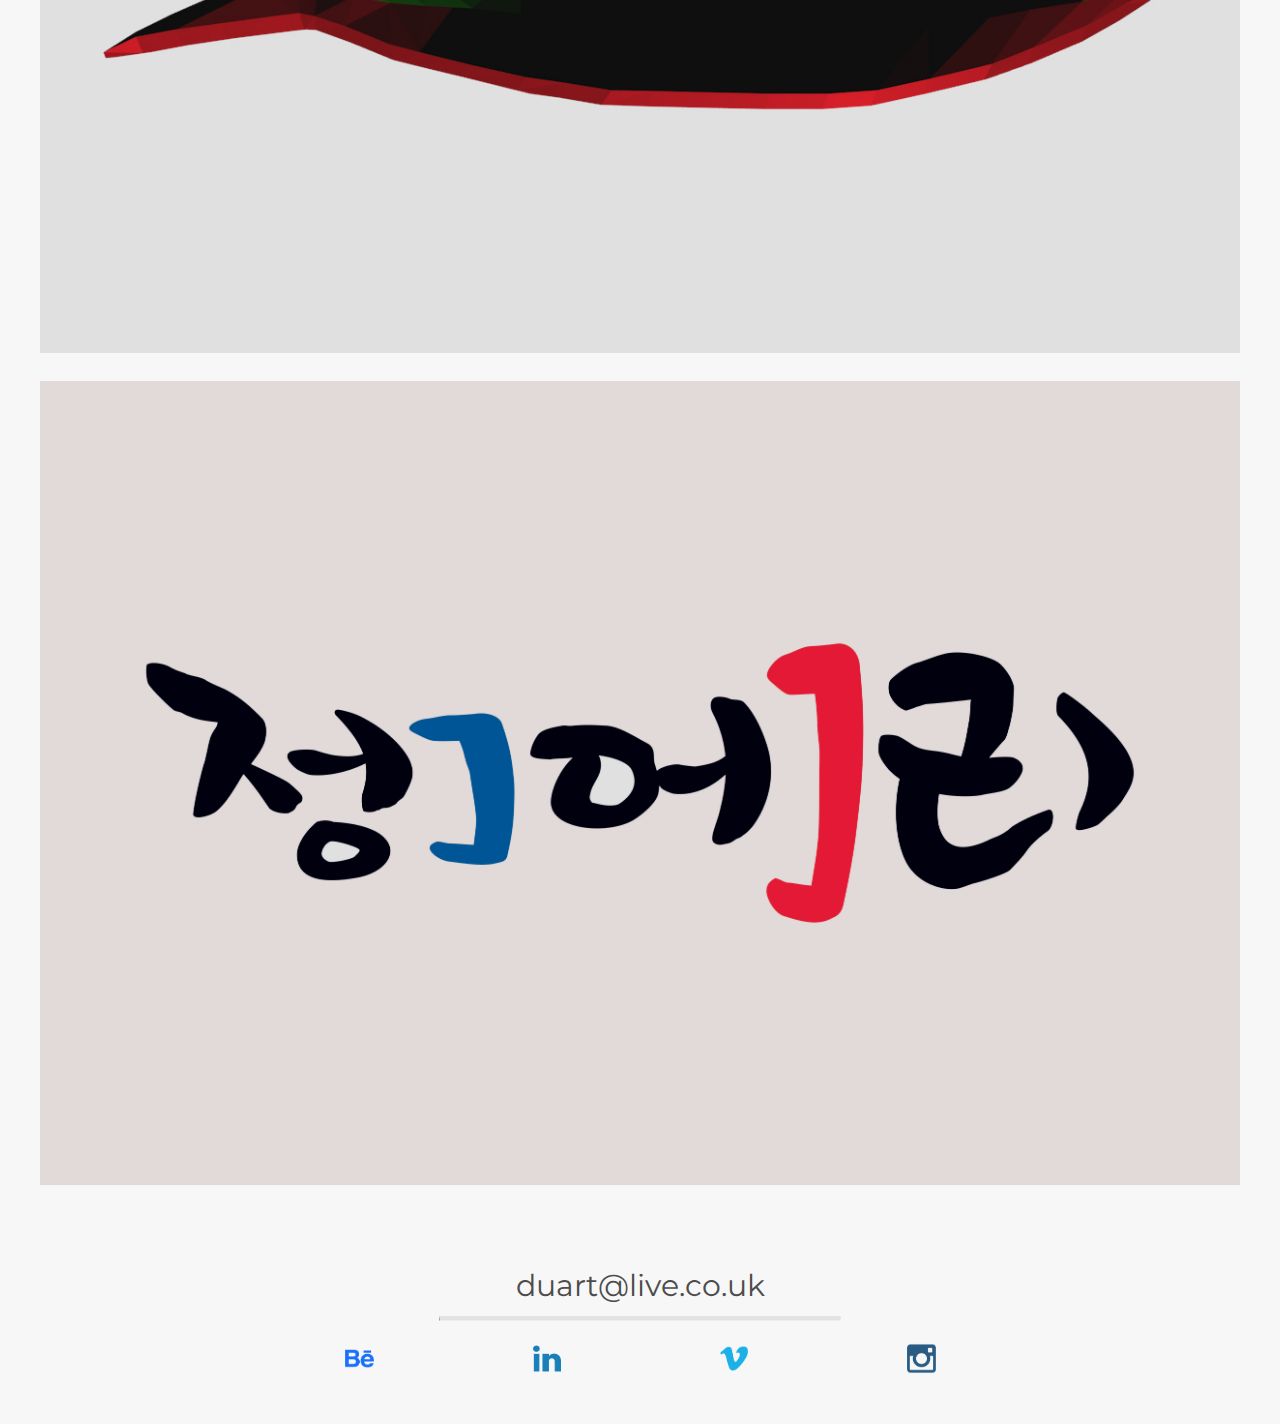
<file: project6.html>
<!DOCTYPE html>
<html lang='en'>
<head>

<meta charset='utf-8'>
<title>Duarte</title>

<meta name='viewport' content='width=device-width, initial-scale=1, maximum-scale=1'>
<link rel='stylesheet' href='style.css'>

</head>
<body>

<!--////////////////////////////////////Header-->
<header>
	<div class='header'>
		<div class='row--no-gutter'>

			<div class='col col--7-of-12  col--s-12-of-12'>
			  <div class='box logo'>
					<a href="index.html"><h1>duarte ferreira</h1></a>
				</div>
		  </div>

				<div class='col col--5-of-12 col--ab '>
					<div class="hidelinks">
						<div class='box'>
							<ul>
								<li><a href='index.html'>Work</a></li>
								<li><a href='about.html'>About</a></li>
								<li><a href='contact.html'>Contact</a></li>
							</ul>
						</div>
					</div>
				</div>


			<div class="col col--12-of-12">
				<div class="burger">
					<a href="" id="toggle"><span></span></a>
					<div id="menu">
						<ul>
							<li><a href="index.html">Work</a></li>
							<li><a href="about.html">About</a></li>
							<li><a href="contact.html">Contact</a></li>
						</ul>
					</div>
				</div>
			</div>
		</div>
	</div>
</header>


<!--////////////////////////////////////Gallery-->
<div class='gallery'>
	<div class='row'>
		<div class='col col--6-of-12'>
			<div class='box test2'>
				<h2>Lisbon Sardines</h2>
				<p>
					Ongoing personal project, drawing sardines for the Lisbon Sardine Festival.
				</p>
			</div>
		</div>
	</div>

	<div class='row test2'>
		<div class='col col--12-of-12'>	
			<img src='images/sardines/1.jpg' alt="sardine" />
			<img src='images/sardines/2.jpg' alt="sardine" />
			<img src='images/sardines/3.jpg' alt="sardine" />
			<img src='images/sardines/4.jpg' alt="sardine" />
		</div>
	</div>
</div>


<!--////////////////////////////////////Footer-->
<footer>
	<div class='footer'>
		<div class='row'>

			<div class='col col--12-of-12 col--centered'>
				<div class='mail'>duart@live.co.uk</div>
			</div>

			<div class='col col--12-of-12 col--centered'>
			<hr class='bar'>
			</div>

			<div class='col col--2-of-12'>
			</div>
			<div class='col col--8-of-12'>
				<div class='social'>
					<a href='https://www.behance.net/Duart' target='_blank'><img src='images/ico/beh.png' alt="behance icon" /></a>
					<a href='https://www.linkedin.com/in/duartf' target='_blank'><img src='images/ico/linkd.png' alt="linkedin icon" /></a>
					<a href='https://vimeo.com/duart' target='_blank'><img src='images/ico/vim.png' alt="vimeo icon" /></a>
					<a href='https://www.instagram.com/duart3000/' target='_blank'><img src='images/ico/insta.png' alt="instagram icon" /></a>
				</div>
			</div>
			<div class='col col--2-of-12'>
			</div>
		</div>
	</div>
</footer>

<script src='js/jquery.1.11.3.js'></script>
<script src='js/main.js'></script>
</body>
</html>
</file>
<file: style.css>
@charset "UTF-8";
/*
	Verificar imports
*/
@import url(http://fonts.googleapis.com/css?family=Montserrat:400,700);
html {
  -ms-text-size-adjust: 100%;
  -webkit-text-size-adjust: 100%;
}

body {
  margin: 0;
  font: 16px/1 sans-serif;
  -moz-osx-font-smoothing: grayscale;
  -webkit-font-smoothing: antialiased;
}

h1,
h2,
h3,
h4,
p,
blockquote,
figure,
ol,
ul {
  margin: 0;
  padding: 0;
}

main,
li {
  display: block;
}

h1,
h2,
h3,
h4 {
  font-size: inherit;
}

strong {
  font-weight: bold;
}

a,
button {
  color: inherit;
  -webkit-transition: .3s;
          transition: .3s;
}

a {
  text-decoration: none;
}

button {
  overflow: visible;
  border: 0;
  font: inherit;
  -webkit-font-smoothing: inherit;
  letter-spacing: inherit;
  background: none;
  cursor: pointer;
}

::-moz-focus-inner {
  padding: 0;
  border: 0;
}

:focus {
  outline: 0;
}

img {
  height: auto;
  border: 0;
}

/*-----------------------------------*  $TOAST-GRID
  An insane grid.
  You'd be mad to use it.
  Usage
  =====
  Assuming default values:
  <div class="grid">
    <div class="grid__col grid__col--1-of-2">
      A half-width column.
    </div>
    <div class="grid__col grid__col--1-of-4 grid__col--pull-1-of-4">
      A quarter, pulled left by its own width. You get this, right?
    </div>
  </div>
  Customisation
  =============
  $toast-grid-namespace and $toast-grid-column-namespace
  adjusts the class names for the grid. With
  default values, grid wrappers have a class
  of '.grid' and columns '.grid__col'.
  $toast-col-groups(n) adjusts column divisions.
  For example, $toast-col-groups(12) will produce
  a 12-column grid. $col-groups(3,6,8)
  will produce a 3-, 6-, and 8-column grid.
  $toast-gutter-width is—you guessed it—the gutter
  width. Accepts any unit.
  That's it. Have fun.
\*-----------------------------------*/
.row {
  list-style: none;
  margin-left: -20px;
}

.col--2-of-2, .col--3-of-3, .col--4-of-4, .col--5-of-5, .col--6-of-6, .col--8-of-8, .col--12-of-12 {
  width: 100%;
}

.col--1-of-2, .col--2-of-4, .col--3-of-6, .col--4-of-8, .col--6-of-12 {
  width: 50%;
}

.col--1-of-3, .col--2-of-6, .col--4-of-12 {
  width: 33.33333%;
}

.col--2-of-3, .col--4-of-6, .col--8-of-12 {
  width: 66.66667%;
}

.col--1-of-4, .col--2-of-8, .col--3-of-12 {
  width: 25%;
}

.col--3-of-4, .col--6-of-8, .col--9-of-12 {
  width: 75%;
}

.col--1-of-5 {
  width: 20%;
}

.col--2-of-5 {
  width: 40%;
}

.col--3-of-5 {
  width: 60%;
}

.col--4-of-5 {
  width: 80%;
}

.col--1-of-6 {
  width: 16.66667%;
}

.col--5-of-6 {
  width: 83.33333%;
}

.col--1-of-8 {
  width: 12.5%;
}

.col--3-of-8 {
  width: 37.5%;
}

.col--5-of-8 {
  width: 62.5%;
}

.col--7-of-8 {
  width: 87.5%;
}

.col--1-of-12 {
  width: 8.33333%;
}

.col--2-of-12 {
  width: 16.66667%;
}

.col--5-of-12 {
  width: 41.66667%;
}

.col--7-of-12 {
  width: 58.33333%;
}

.col--10-of-12 {
  width: 83.33333%;
}

.col--11-of-12 {
  width: 91.66667%;
}

.col {
  box-sizing: border-box;
  display: inline-block;
  margin-right: -.25em;
  min-height: 1px;
  padding-left: 20px;
  vertical-align: top;
}

@media (max-width: 767px) {
  .col {
    display: block;
    margin-left: 0;
    margin-right: 0;
    width: auto;
  }
}

@media (max-width: 767px) and (min-width: 320px) {
  .col[class*="col--m-"] {
    display: inline-block;
    margin-right: -.24em;
  }
  .col.col--m-1-of-2, .col.col--m-2-of-4 {
    width: 50%;
  }
  .col.col--m-1-of-3 {
    width: 33.33333%;
  }
  .col.col--m-2-of-3 {
    width: 66.66667%;
  }
  .col.col--m-1-of-4 {
    width: 25%;
  }
  .col.col--m-3-of-4 {
    width: 75%;
  }
}

@media (max-width: 320px) {
  .col[class*="col--s-"] {
    display: inline-block;
    margin-right: -.24em;
  }
  .col.col--s-1-of-2, .col.col--s-2-of-4 {
    width: 50%;
  }
  .col.col--s-1-of-3 {
    width: 33.33333%;
  }
  .col.col--s-2-of-3 {
    width: 66.66667%;
  }
  .col.col--s-1-of-4 {
    width: 25%;
  }
  .col.col--s-3-of-4 {
    width: 75%;
  }
}

.col--centered {
  display: block;
  margin-left: auto;
  margin-right: auto;
}

.col--d-first {
  float: left;
}

.col--d-last {
  float: right;
}

.row--no-gutter {
  margin-left: 0;
  width: 100%;
}

.row--no-gutter .col {
  padding-left: 0;
}

.row--no-gutter .col--span-all {
  margin-left: 0;
  width: 100%;
}

.col--ab {
  vertical-align: bottom;
}

.col--am {
  vertical-align: middle;
}

/* ---------------------------------------------------------------------------- */
html,
body {
  height: 100%;
}

.background {
  background: #D6825A;
  height: 100%;
  position: relative;
}

.background h1 {
  width: 100%;
  text-align: center;
  font-family: 'Slabo 13px', serif;
  font-size: 38px;
  font-weight: normal;
  letter-spacing: 1px;
  color: white;
  position: absolute;
  top: 50%;
  right: auto;
  bottom: auto;
  left: 50%;
  -webkit-transform: translate3d(-50%, -50%, 0);
          transform: translate3d(-50%, -50%, 0);
}

.background .trigger {
  width: 30px;
  height: 30px;
  position: absolute;
  top: 30px;
  right: auto;
  bottom: auto;
  left: 30px;
  z-index: 3;
  cursor: pointer;
  -webkit-transition: top 0.1s ease-in-out;
          transition: top 0.1s ease-in-out;
}

.background .trigger span {
  display: block;
  width: 100%;
  height: 5px;
  background: #F1F1F1;
  margin: 0 0 5px 0;
  -webkit-transition: all 0.2s ease-in-out;
          transition: all 0.2s ease-in-out;
  position: absolute;
}

.background .trigger span:first-child {
  top: 0;
  left: 0;
}

.background .trigger span:nth-child(2) {
  top: 10px;
  left: 0;
}

.background .trigger span:last-child {
  top: 20px;
  left: 0;
}

.background .trigger.on {
  top: 40px;
}

.background .trigger.on span:first-child {
  -webkit-transform: rotate(45deg);
      -ms-transform: rotate(45deg);
          transform: rotate(45deg);
}

.background .trigger.on span:nth-child(2) {
  -webkit-transform: rotate(-45deg);
      -ms-transform: rotate(-45deg);
          transform: rotate(-45deg);
  top: 0;
}

.background .trigger.on span:last-child {
  -webkit-transform: rotate(45deg);
      -ms-transform: rotate(45deg);
          transform: rotate(45deg);
  top: 0;
}

.menu {
  background: rgba(0, 0, 0, 0.85);
  height: 100%;
  position: fixed;
  top: 0;
  right: 0;
  bottom: 0;
  left: 0;
  display: none;
  z-index: 2;
}

.menu ul {
  list-style-type: none;
  padding: 0;
  left: 0;
  width: 250px;
  text-align: center;
  position: absolute;
  top: 50%;
  right: auto;
  bottom: auto;
  left: 50%;
  -webkit-transform: translate3d(-50%, -50%, 0);
          transform: translate3d(-50%, -50%, 0);
}

.menu ul li {
  font-family: 'Slabo 13px', serif;
  color: white;
  font-size: 24px;
  padding: 10px 0;
}

/* -------------------------------------Header--------------------------------- */
header {
  height: 20px;
  margin-bottom: 80px;
}

@media (min-width: 320px) and (max-width: 767px) {
  header {
    margin-bottom: 100px;
  }
}

header .logo a:hover {
  color: #4C4C4C;
}

header .header {
  margin: 50px auto;
  max-width: 1200px;
}

@media (min-width: 960px) and (max-width: 1199px) {
  header .header {
    max-width: 960px;
  }
}

@media (min-width: 768px) and (max-width: 959px) {
  header .header {
    max-width: 768px;
  }
}

@media (min-width: 320px) and (max-width: 767px) {
  header .header {
    margin-left: 30px;
    margin-right: 30px;
  }
  header .header .box h1 {
    text-align: center;
  }
}

header .box h1 {
  margin: 0px;
  font-size: 66px;
  text-transform: uppercase;
  letter-spacing: 0.05em;
  margin-bottom: 10px;
}

header .box ul {
  text-align: right;
}

header .box li {
  display: inline-block;
  padding: 18px 16px;
  font-size: 12px;
  font-weight: 700;
  letter-spacing: 1px;
  text-transform: uppercase;
  color: #4C4C4C;
}

header .box li:hover {
  -webkit-transition: all 0.4s ease;
          transition: all 0.4s ease;
}

@media (min-width: 960px) and (max-width: 1199px) {
  header .box {
    max-width: 960px;
  }
  header .box h1 {
    font-size: 50px;
  }
  header .box li {
    padding: 14px 13px;
  }
}

@media (min-width: 768px) and (max-width: 959px) {
  header .box h1 {
    font-size: 40px;
  }
  header .box li {
    padding-top: 10px;
  }
}

@media (min-width: 320px) and (max-width: 767px) {
  header .box h1 {
    font-size: 30px;
  }
  header .box li {
    padding: 0px 13px;
  }
}

@media (min-width: 320px) and (max-width: 767px) {
  header .hidelinks {
    display: none;
  }
}

/* --------------------body + images---------------------------------- */
.gallery {
  margin: 10px auto 20px auto;
  max-width: 1200px;
}

@media (min-width: 960px) and (max-width: 1199px) {
  .gallery {
    max-width: 960px;
  }
}

@media (min-width: 768px) and (max-width: 959px) {
  .gallery {
    max-width: 768px;
  }
}

@media (min-width: 320px) and (max-width: 767px) {
  .gallery {
    margin-left: 30px;
    margin-right: 30px;
  }
}

.test2 img {
  width: 100%;
  margin: 20px auto 0px auto;
}

.test2 iframe {
  width: 100%;
  margin: 20px auto 0px auto;
}

@media (min-width: 320px) and (max-width: 767px) {
  .test2 iframe {
    width: 100%;
    height: 280px;
    margin: 20px auto 0px auto;
  }
}

.selfie img {
  width: 100%;
  margin: 0px;
}

.test {
  height: 22em;
  display: -webkit-box;
  display: -webkit-flex;
  display: -ms-flexbox;
  display: flex;
  -webkit-box-pack: center;
  -webkit-justify-content: center;
      -ms-flex-pack: center;
          justify-content: center;
  -webkit-box-align: center;
  -webkit-align-items: center;
      -ms-flex-align: center;
          align-items: center;
  overflow: hidden;
}

@media (min-width: 320px) and (max-width: 767px) {
  .test {
    margin-bottom: 20px;
  }
}

/*------------------- menu hamburger ------------------------------- */
.burger {
  display: none;
}

@media (min-width: 320px) and (max-width: 767px) {
  .burger {
    display: block;
  }
}

#toggle {
  display: block;
  width: 28px;
  height: 30px;
  margin: 30px auto -2px;
}

#toggle span:after,
#toggle span:before {
  content: "";
  position: absolute;
  left: 0;
  top: -9px;
}

#toggle span:after {
  top: 9px;
}

#toggle span {
  position: relative;
  display: block;
}

#toggle span,
#toggle span:after,
#toggle span:before {
  width: 100%;
  height: 5px;
  background-color: #4C4C4C;
  -webkit-transition: all 0.3s;
          transition: all 0.3s;
  -webkit-backface-visibility: hidden;
          backface-visibility: hidden;
  border-radius: 2px;
}

/* activar x */
#toggle.on span {
  background-color: transparent;
}

#toggle.on span:before {
  -webkit-transform: rotate(45deg) translate(5px, 5px);
      -ms-transform: rotate(45deg) translate(5px, 5px);
          transform: rotate(45deg) translate(5px, 5px);
}

#toggle.on span:after {
  -webkit-transform: rotate(-45deg) translate(7px, -8px);
      -ms-transform: rotate(-45deg) translate(7px, -8px);
          transform: rotate(-45deg) translate(7px, -8px);
}

/* OPACIDADE*/
#toggle.on + #menu {
  opacity: .8;
  visibility: visible;
}

/* design*/
#menu {
  position: relative;
  color: #4C4C4C;
  width: 100%;
  padding: 0.6px;
  margin: auto;
  text-align: center;
  background: #F7F7F7;
  box-shadow: 0 1px 8px rgba(0, 0, 0, 0.05);
  opacity: 0;
  visibility: hidden;
  -webkit-transition: opacity 0.4s;
          transition: opacity 0.4s;
  z-index: 100;
}

#menu ul, #menu li, #menu li a {
  list-style: none;
  display: block;
}

#menu li a {
  padding: 20px;
  color: #4C4C4C;
  text-decoration: none;
  -webkit-transition: all 0.2s;
          transition: all 0.2s;
}

#menu li a:hover,
#menu li a:focus {
  background: #e3e3e3;
  color: #0080ff;
}

/* -------------------------------------Footer--------------------------------- */
footer {
  margin: auto;
  max-width: 1200px;
}

footer .row {
  padding-bottom: 20px;
  padding-top: 20px;
}

footer h3 {
  margin-bottom: 10px;
}

@media (min-width: 320px) and (max-width: 767px) {
  footer {
    max-width: 768px;
  }
}

footer .mail {
  display: block;
  font-weight: 400;
  text-align: center;
  margin: 40px auto 18px;
  color: #4C4C4C;
  font-size: 30px;
}

@media (min-width: 320px) and (max-width: 767px) {
  footer .mail {
    font-size: 26px;
    margin-bottom: 16px;
  }
}

.bar {
  width: 400px;
  margin: 0px auto 0px;
  height: 0px;
  border-top: 4px solid #e3e3e3;
  margin: 0px auto;
}

@media (min-width: 320px) and (max-width: 767px) {
  .bar {
    width: 250px;
  }
}

.social {
  max-width: 1200px;
  margin: 22px;
  display: -webkit-box;
  display: -webkit-flex;
  display: -ms-flexbox;
  display: flex;
  -webkit-justify-content: space-around;
      -ms-flex-pack: distribute;
          justify-content: space-around;
}

.social a {
  display: block;
  -webkit-transition-duration: .22s;
          transition-duration: .22s;
}

.social a:hover {
  -webkit-transform: scale(1.2);
      -ms-transform: scale(1.2);
          transform: scale(1.2);
}

.social img {
  max-width: 100%;
  height: 2.2em;
}

/* ------------------------------------- Básico --------------------------------- */
a {
  color: #4C4C4C;
  text-decoration: none;
}

a:hover {
  color: #0080ff;
  -webkit-transition: all 0.3s ease;
          transition: all 0.3s ease;
  text-decoration: none;
}

h1, h2 {
  font-size: 25px;
  line-height: 25px;
}

h3, h4 {
  font-size: 20px;
  line-height: 20px;
}

h5, h6 {
  font-size: 16px;
  line-height: 16px;
}

p {
  margin: 10px 0;
}

.clear {
  display: block;
  height: 0;
  clear: both;
  visibility: hidden;
}

.clearfix:after, .clearfix:before {
  clear: both;
  display: block;
  visibility: hidden;
  width: 0;
  height: 0;
}

/* ------------------------------------Html-Body------------------------------- */
body {
  background: #F7F7F7;
  color: #3F3F3F;
  font: 14px/25px Arial, Helvetica, sans-serif;
  font-family: Montserrat, sans-serif;
}

/* --------------------------------Google-Map---------------------------------- */
.maps {
  pointer-events: none;
  margin: 20px auto;
}

/* -------------------------------------Contact-------------------------------- */
.contact h2 {
  margin: 30px 30px 20px 30px !important;
}

form {
  max-width: 600px;
  margin: 0 auto 40px;
}

form input, form textarea {
  border: 2px solid #e3e3e3;
  width: 100%;
  box-sizing: border-box;
  padding: 10px;
  font-family: Montserrat, sans-serif;
}

form input:focus, form textarea:focus {
  outline: none;
  border-color: #3d9eff;
}

form .submit-wrap {
  text-align: right;
  margin-bottom: 40px;
}

form [type='submit'] {
  background: #F7F7F7;
  color: #0080ff;
  font-size: 18px;
  text-transform: uppercase;
  width: 28%;
}

form textarea {
  height: 10em;
  margin-bottom: 20px;
}

form .contactinfo label {
  width: 50%;
  float: left;
}

form label {
  display: block;
  margin-bottom: 20px;
}

form label span {
  display: block;
  font-size: 16px;
}

form .contactinfo2 label {
  width: 100%;
  float: left;
}
</file>
